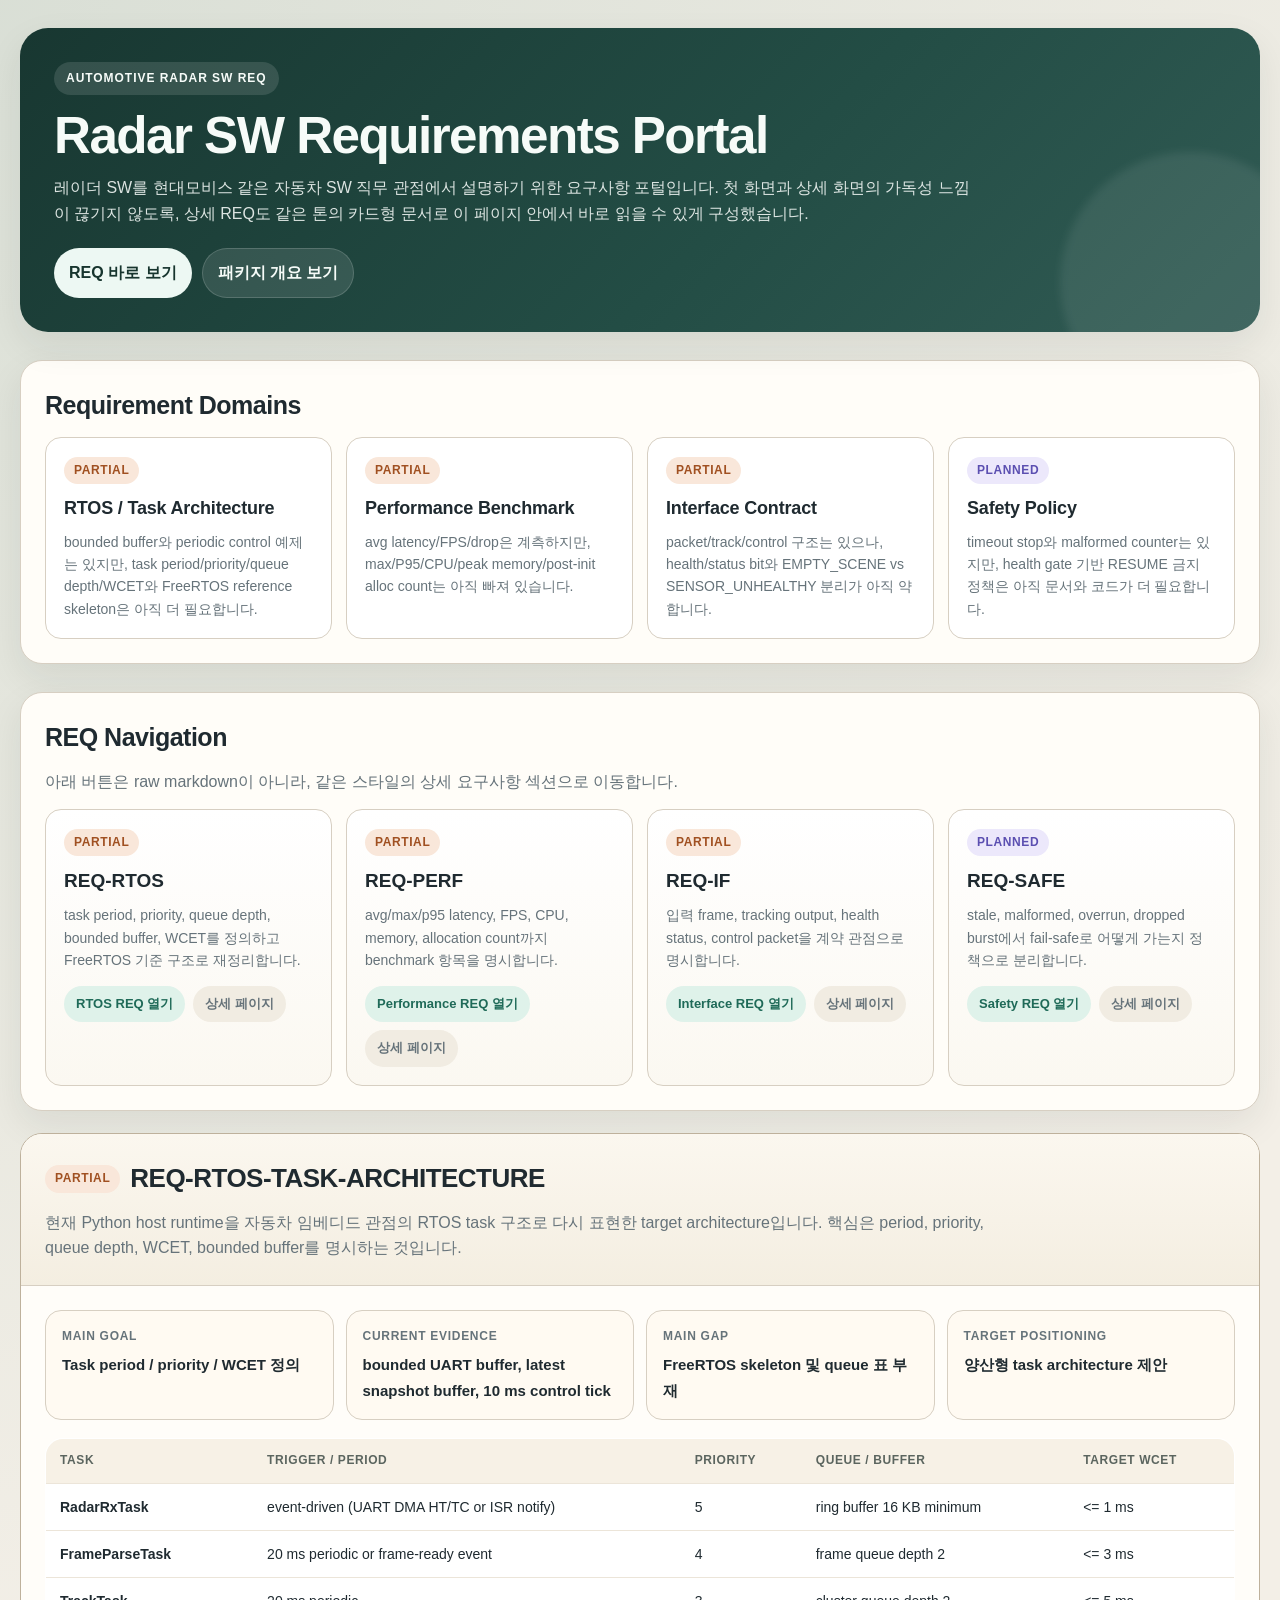
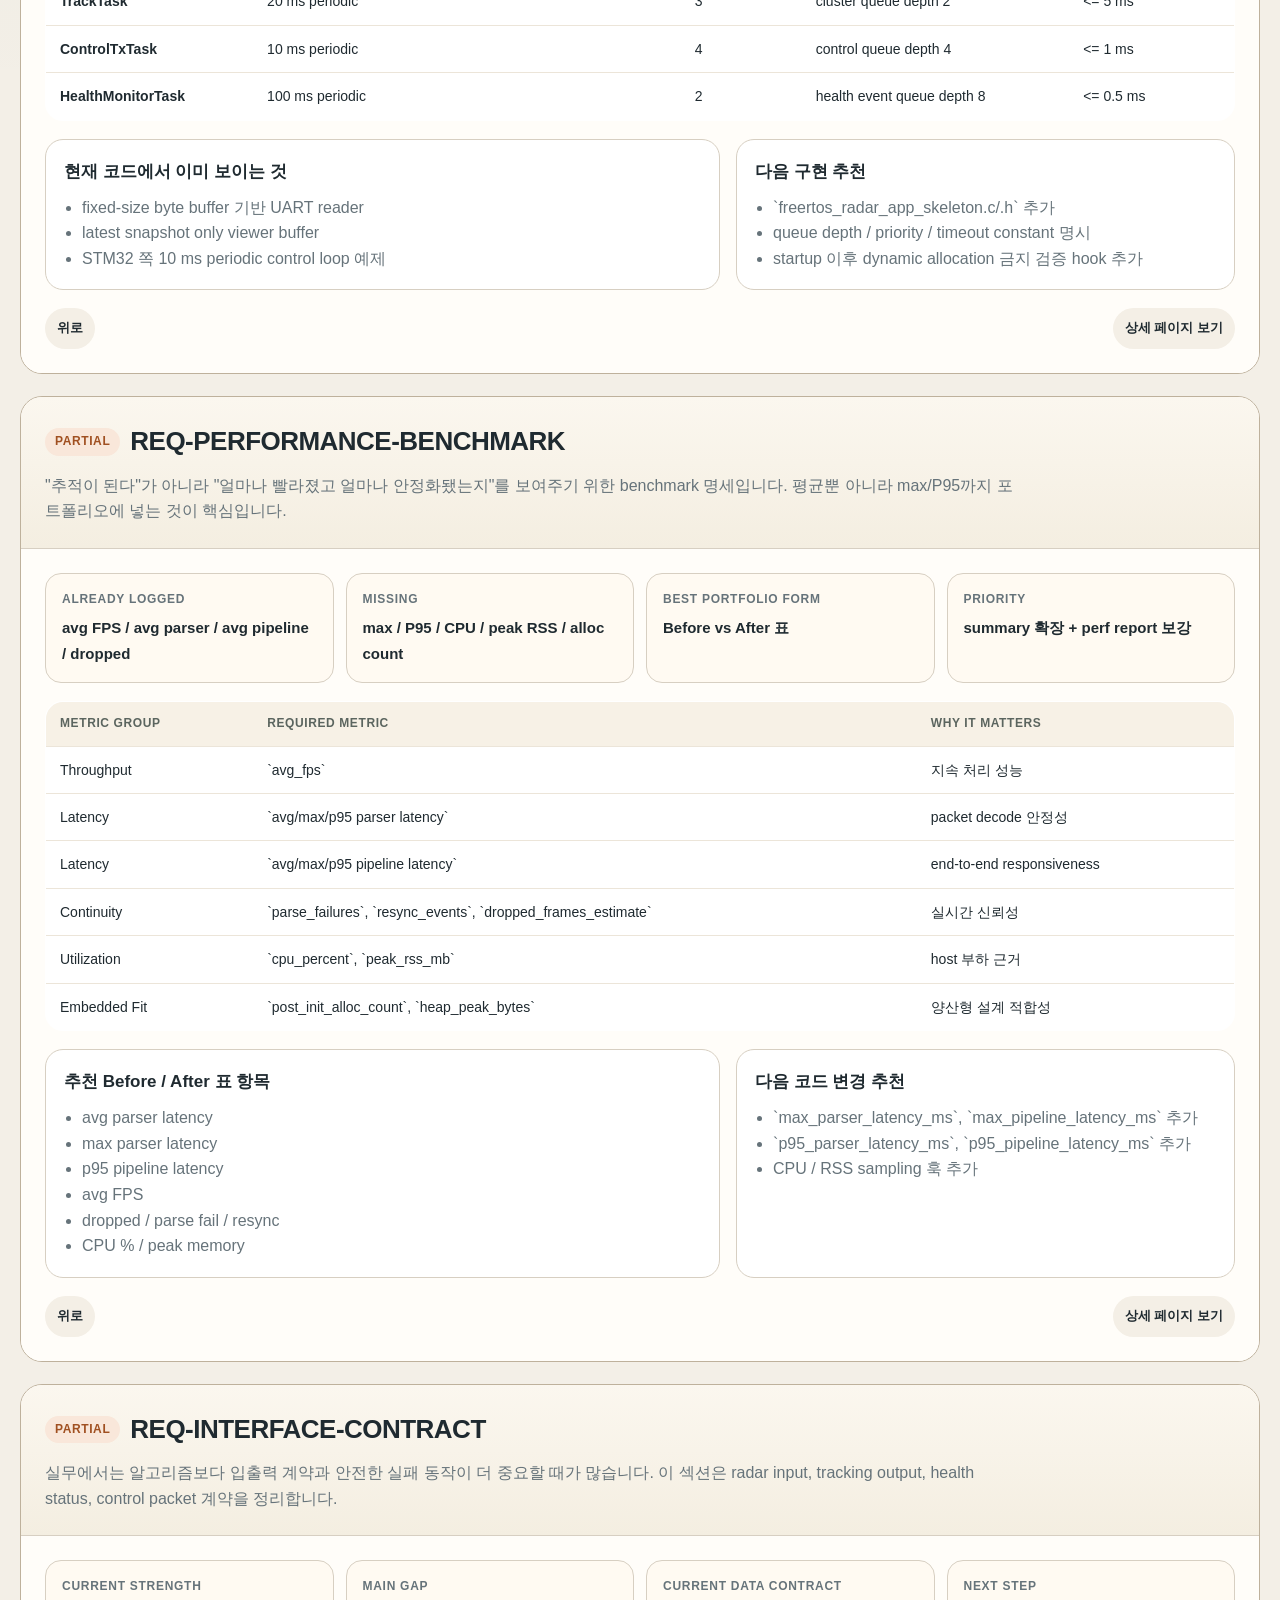
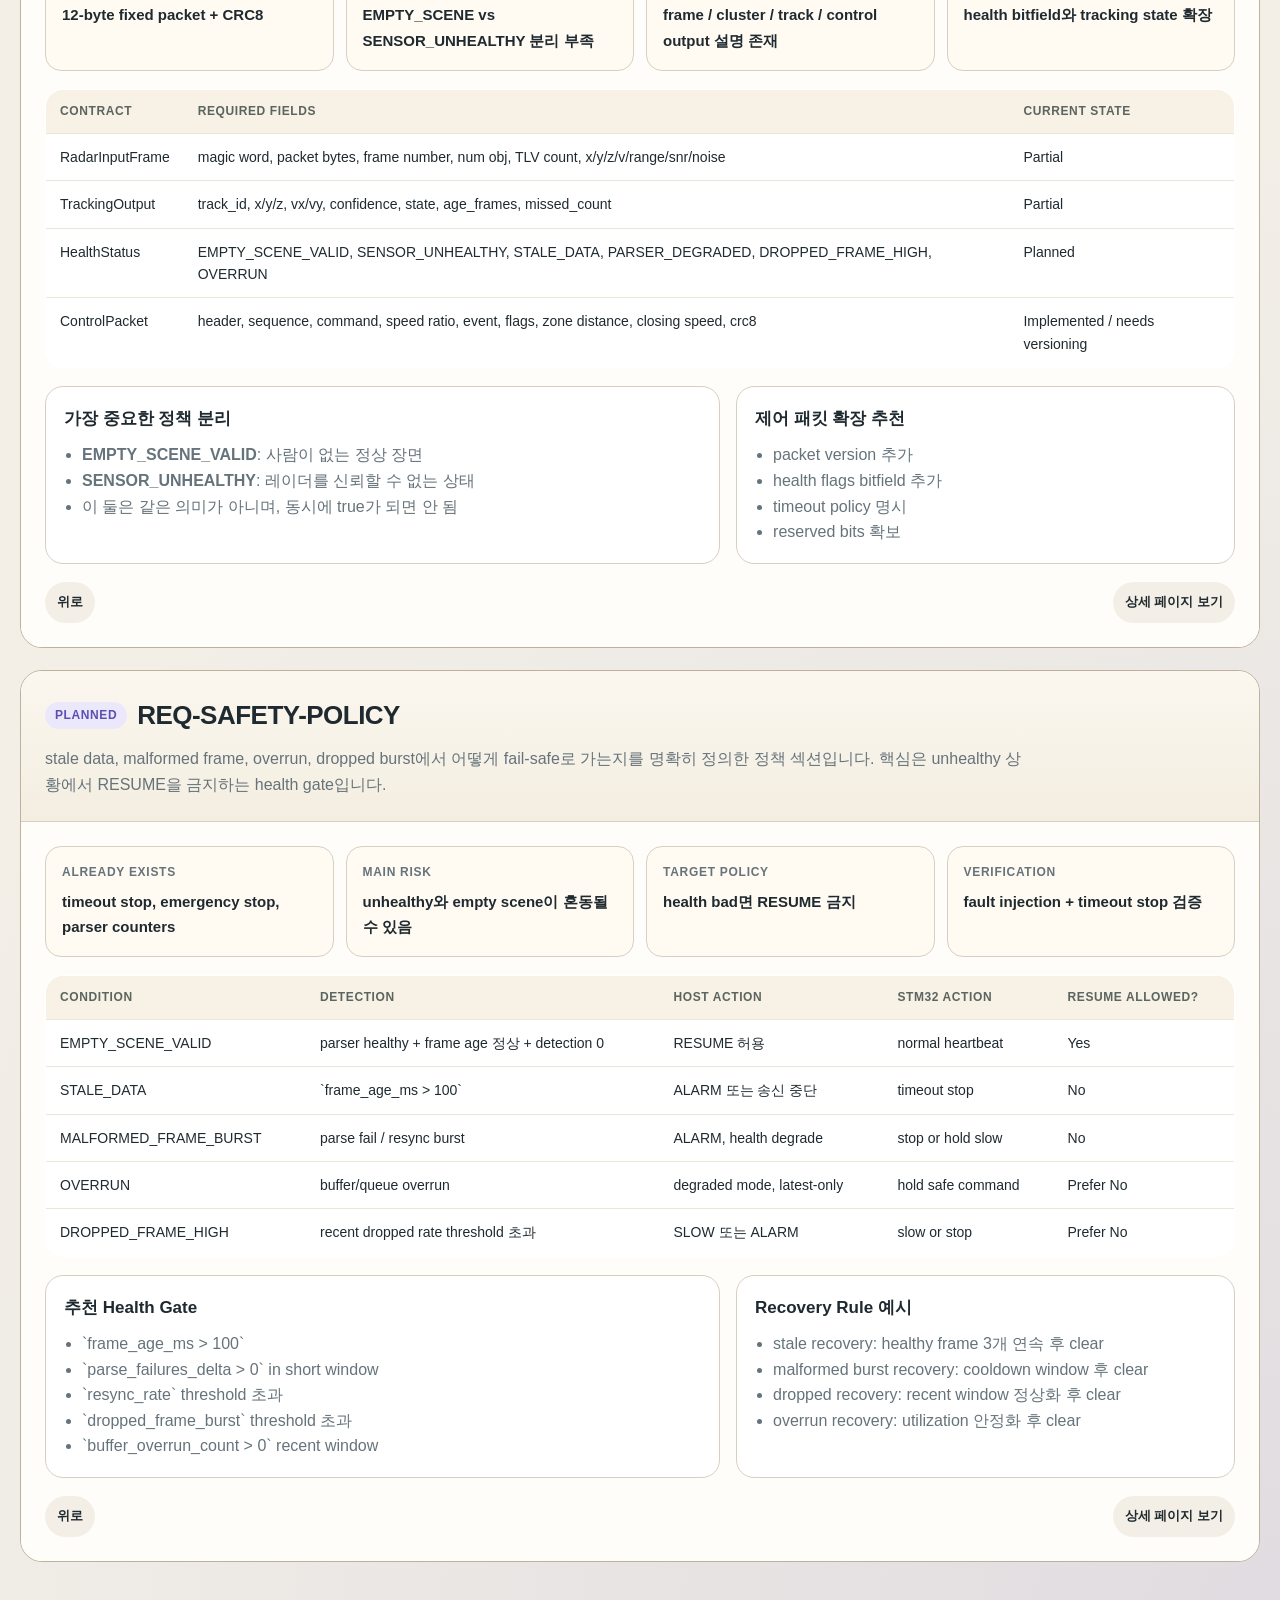
<file: docs/system_requirements/index.html>
<!DOCTYPE html>
<html lang="ko">
<head>
  <meta charset="utf-8">
  <meta name="viewport" content="width=device-width, initial-scale=1">
  <title>Radar SW Requirements Portal</title>
  <style>
    :root {
      --bg: #f3efe7;
      --panel: #fffdf8;
      --panel-strong: #fffaf2;
      --line: #d7cfc2;
      --line-strong: #beb19c;
      --text: #1f2a30;
      --muted: #66737a;
      --accent: #1f6a58;
      --accent-soft: #dff2ea;
      --warn: #a05021;
      --warn-soft: #f9e7da;
      --plan: #5b4fb1;
      --plan-soft: #ece8fb;
      --ink-soft: #edf4f7;
      --shadow: 0 14px 36px rgba(30, 37, 42, 0.08);
      --radius-xl: 28px;
      --radius-lg: 22px;
      --radius-md: 16px;
    }
    * { box-sizing: border-box; }
    html { scroll-behavior: smooth; }
    body {
      margin: 0;
      font-family: "Segoe UI", "Noto Sans KR", sans-serif;
      color: var(--text);
      background:
        radial-gradient(circle at top left, rgba(31,106,88,0.12), transparent 34%),
        radial-gradient(circle at bottom right, rgba(91,79,177,0.12), transparent 30%),
        var(--bg);
      line-height: 1.6;
    }
    .page {
      max-width: 1280px;
      margin: 0 auto;
      padding: 28px 20px 64px;
    }
    .hero {
      background: linear-gradient(135deg, #183731, #234d45 58%, #315b54);
      color: #f6fbf8;
      border-radius: var(--radius-xl);
      padding: 34px;
      box-shadow: var(--shadow);
      position: relative;
      overflow: hidden;
    }
    .hero::after {
      content: "";
      position: absolute;
      inset: auto -60px -80px auto;
      width: 260px;
      height: 260px;
      border-radius: 50%;
      background: rgba(255,255,255,0.08);
      filter: blur(4px);
    }
    .eyebrow {
      display: inline-block;
      padding: 7px 12px;
      border-radius: 999px;
      background: rgba(255,255,255,0.12);
      font-size: 12px;
      font-weight: 700;
      letter-spacing: 0.08em;
      text-transform: uppercase;
      margin-bottom: 14px;
    }
    .hero h1 {
      margin: 0 0 12px;
      font-size: clamp(30px, 4vw, 52px);
      line-height: 1.05;
      letter-spacing: -0.03em;
      position: relative;
      z-index: 1;
    }
    .hero p {
      margin: 0;
      max-width: 930px;
      color: rgba(246,251,248,0.88);
      font-size: 16px;
      position: relative;
      z-index: 1;
    }
    .hero-actions {
      display: flex;
      flex-wrap: wrap;
      gap: 10px;
      margin-top: 22px;
      position: relative;
      z-index: 1;
    }
    .button {
      display: inline-flex;
      align-items: center;
      gap: 8px;
      text-decoration: none;
      padding: 11px 15px;
      border-radius: 999px;
      font-weight: 700;
      transition: transform 0.15s ease, box-shadow 0.15s ease;
    }
    .button:hover {
      transform: translateY(-1px);
      box-shadow: 0 8px 18px rgba(18, 24, 28, 0.14);
    }
    .button-primary {
      background: #edf8f3;
      color: #17352e;
    }
    .button-secondary {
      background: rgba(255,255,255,0.11);
      color: #f6fbf8;
      border: 1px solid rgba(255,255,255,0.16);
    }
    .section {
      margin-top: 28px;
      background: var(--panel);
      border: 1px solid var(--line);
      border-radius: var(--radius-lg);
      padding: 24px;
      box-shadow: var(--shadow);
    }
    .section h2 {
      margin: 0 0 12px;
      font-size: 25px;
      letter-spacing: -0.02em;
    }
    .section p {
      margin: 0 0 14px;
      color: var(--muted);
    }
    .grid {
      display: grid;
      grid-template-columns: repeat(auto-fit, minmax(220px, 1fr));
      gap: 14px;
    }
    .card {
      border: 1px solid var(--line);
      border-radius: var(--radius-md);
      padding: 18px;
      background: #fff;
    }
    .card h3 {
      margin: 10px 0 8px;
      font-size: 18px;
      letter-spacing: -0.01em;
    }
    .card p {
      margin: 0;
      font-size: 14px;
    }
    .status {
      display: inline-flex;
      align-items: center;
      padding: 4px 10px;
      border-radius: 999px;
      font-size: 12px;
      font-weight: 800;
      text-transform: uppercase;
      letter-spacing: 0.05em;
    }
    .implemented { background: var(--accent-soft); color: var(--accent); }
    .partial { background: var(--warn-soft); color: var(--warn); }
    .planned { background: var(--plan-soft); color: var(--plan); }
    .nav-grid {
      display: grid;
      grid-template-columns: repeat(auto-fit, minmax(250px, 1fr));
      gap: 14px;
    }
    .nav-card {
      border: 1px solid var(--line);
      border-radius: var(--radius-md);
      padding: 18px;
      background: linear-gradient(180deg, #ffffff, #fbf8f1);
    }
    .nav-card h3 {
      margin: 10px 0 8px;
      font-size: 19px;
    }
    .nav-card p {
      margin: 0 0 14px;
      min-height: 64px;
      font-size: 14px;
    }
    .nav-actions {
      display: flex;
      flex-wrap: wrap;
      gap: 8px;
    }
    .nav-actions a {
      text-decoration: none;
      font-size: 13px;
      font-weight: 700;
      color: var(--accent);
      background: var(--accent-soft);
      padding: 8px 12px;
      border-radius: 999px;
    }
    .nav-actions a.secondary {
      color: var(--muted);
      background: #f1ece2;
    }
    .req-section {
      margin-top: 22px;
      border: 1px solid var(--line-strong);
      border-radius: 22px;
      overflow: hidden;
      background: #fff;
    }
    .req-header {
      padding: 24px;
      background: linear-gradient(180deg, #fbf7ef, #f4eee1);
      border-bottom: 1px solid var(--line);
    }
    .req-title-row {
      display: flex;
      flex-wrap: wrap;
      gap: 10px;
      align-items: center;
      margin-bottom: 10px;
    }
    .req-header h3 {
      margin: 0;
      font-size: 26px;
      letter-spacing: -0.02em;
    }
    .req-header p {
      margin: 0;
      color: var(--muted);
      max-width: 980px;
    }
    .req-body {
      padding: 24px;
      background: #fffdf9;
    }
    .meta-grid {
      display: grid;
      grid-template-columns: repeat(auto-fit, minmax(200px, 1fr));
      gap: 12px;
      margin-bottom: 18px;
    }
    .meta {
      padding: 16px;
      border: 1px solid var(--line);
      border-radius: 16px;
      background: var(--panel-strong);
    }
    .meta strong {
      display: block;
      margin-bottom: 6px;
      font-size: 12px;
      color: var(--muted);
      text-transform: uppercase;
      letter-spacing: 0.06em;
    }
    .meta span {
      font-size: 15px;
      font-weight: 700;
    }
    .subgrid {
      display: grid;
      grid-template-columns: 1.15fr 0.85fr;
      gap: 16px;
      margin-top: 18px;
    }
    .panel {
      border: 1px solid var(--line);
      border-radius: 18px;
      padding: 18px;
      background: #fff;
    }
    .panel h4 {
      margin: 0 0 10px;
      font-size: 17px;
    }
    .panel ul {
      margin: 0;
      padding-left: 18px;
      color: var(--muted);
    }
    table {
      width: 100%;
      border-collapse: collapse;
      border: 1px solid var(--line);
      border-radius: 18px;
      overflow: hidden;
      background: #fff;
    }
    th, td {
      padding: 12px 14px;
      border-bottom: 1px solid #ece5d9;
      vertical-align: top;
      text-align: left;
      font-size: 14px;
    }
    th {
      background: #f7f1e6;
      font-size: 12px;
      font-weight: 800;
      color: #5b655f;
      text-transform: uppercase;
      letter-spacing: 0.05em;
    }
    tr:last-child td { border-bottom: none; }
    .footer-links {
      display: flex;
      flex-wrap: wrap;
      gap: 10px;
      margin-top: 18px;
    }
    .footer-links a {
      text-decoration: none;
      color: var(--text);
      padding: 10px 12px;
      border-radius: 999px;
      background: #f4efe6;
      font-weight: 700;
      font-size: 13px;
    }
    .top-link {
      margin-left: auto;
    }
    @media (max-width: 980px) {
      .subgrid { grid-template-columns: 1fr; }
    }
  </style>
</head>
<body>
  <div class="page" id="top">
    <section class="hero">
      <div class="eyebrow">Automotive Radar SW REQ</div>
      <h1>Radar SW Requirements Portal</h1>
      <p>레이더 SW를 현대모비스 같은 자동차 SW 직무 관점에서 설명하기 위한 요구사항 포털입니다. 첫 화면과 상세 화면의 가독성 느낌이 끊기지 않도록, 상세 REQ도 같은 톤의 카드형 문서로 이 페이지 안에서 바로 읽을 수 있게 구성했습니다.</p>
      <div class="hero-actions">
        <a class="button button-primary" href="#req-navigation">REQ 바로 보기</a>
        <a class="button button-secondary" href="./package_overview.html">패키지 개요 보기</a>
      </div>
    </section>

    <section class="section">
      <h2>Requirement Domains</h2>
      <div class="grid">
        <article class="card"><span class="status partial">Partial</span><h3>RTOS / Task Architecture</h3><p>bounded buffer와 periodic control 예제는 있지만, task period/priority/queue depth/WCET와 FreeRTOS reference skeleton은 아직 더 필요합니다.</p></article>
        <article class="card"><span class="status partial">Partial</span><h3>Performance Benchmark</h3><p>avg latency/FPS/drop은 계측하지만, max/P95/CPU/peak memory/post-init alloc count는 아직 빠져 있습니다.</p></article>
        <article class="card"><span class="status partial">Partial</span><h3>Interface Contract</h3><p>packet/track/control 구조는 있으나, health/status bit와 EMPTY_SCENE vs SENSOR_UNHEALTHY 분리가 아직 약합니다.</p></article>
        <article class="card"><span class="status planned">Planned</span><h3>Safety Policy</h3><p>timeout stop와 malformed counter는 있지만, health gate 기반 RESUME 금지 정책은 아직 문서와 코드가 더 필요합니다.</p></article>
      </div>
    </section>

    <section class="section" id="req-navigation">
      <h2>REQ Navigation</h2>
      <p>아래 버튼은 raw markdown이 아니라, 같은 스타일의 상세 요구사항 섹션으로 이동합니다.</p>
      <div class="nav-grid">
        <article class="nav-card">
          <span class="status partial">Partial</span>
          <h3>REQ-RTOS</h3>
          <p>task period, priority, queue depth, bounded buffer, WCET를 정의하고 FreeRTOS 기준 구조로 재정리합니다.</p>
          <div class="nav-actions">
            <a href="#req-rtos">RTOS REQ 열기</a>
            <a class="secondary" href="./req_rtos_task_architecture.html">상세 페이지</a>
          </div>
        </article>
        <article class="nav-card">
          <span class="status partial">Partial</span>
          <h3>REQ-PERF</h3>
          <p>avg/max/p95 latency, FPS, CPU, memory, allocation count까지 benchmark 항목을 명시합니다.</p>
          <div class="nav-actions">
            <a href="#req-perf">Performance REQ 열기</a>
            <a class="secondary" href="./req_performance_benchmark.html">상세 페이지</a>
          </div>
        </article>
        <article class="nav-card">
          <span class="status partial">Partial</span>
          <h3>REQ-IF</h3>
          <p>입력 frame, tracking output, health status, control packet을 계약 관점으로 명시합니다.</p>
          <div class="nav-actions">
            <a href="#req-if">Interface REQ 열기</a>
            <a class="secondary" href="./req_interface_contract.html">상세 페이지</a>
          </div>
        </article>
        <article class="nav-card">
          <span class="status planned">Planned</span>
          <h3>REQ-SAFE</h3>
          <p>stale, malformed, overrun, dropped burst에서 fail-safe로 어떻게 가는지 정책으로 분리합니다.</p>
          <div class="nav-actions">
            <a href="#req-safe">Safety REQ 열기</a>
            <a class="secondary" href="./req_safety_policy.html">상세 페이지</a>
          </div>
        </article>
      </div>
    </section>

    <section class="req-section" id="req-rtos">
      <div class="req-header">
        <div class="req-title-row">
          <span class="status partial">Partial</span>
          <h3>REQ-RTOS-TASK-ARCHITECTURE</h3>
        </div>
        <p>현재 Python host runtime을 자동차 임베디드 관점의 RTOS task 구조로 다시 표현한 target architecture입니다. 핵심은 period, priority, queue depth, WCET, bounded buffer를 명시하는 것입니다.</p>
      </div>
      <div class="req-body">
        <div class="meta-grid">
          <div class="meta"><strong>Main Goal</strong><span>Task period / priority / WCET 정의</span></div>
          <div class="meta"><strong>Current Evidence</strong><span>bounded UART buffer, latest snapshot buffer, 10 ms control tick</span></div>
          <div class="meta"><strong>Main Gap</strong><span>FreeRTOS skeleton 및 queue 표 부재</span></div>
          <div class="meta"><strong>Target Positioning</strong><span>양산형 task architecture 제안</span></div>
        </div>
        <table>
          <thead><tr><th>Task</th><th>Trigger / Period</th><th>Priority</th><th>Queue / Buffer</th><th>Target WCET</th></tr></thead>
          <tbody>
            <tr><td><strong>RadarRxTask</strong></td><td>event-driven (UART DMA HT/TC or ISR notify)</td><td>5</td><td>ring buffer 16 KB minimum</td><td>&lt;= 1 ms</td></tr>
            <tr><td><strong>FrameParseTask</strong></td><td>20 ms periodic or frame-ready event</td><td>4</td><td>frame queue depth 2</td><td>&lt;= 3 ms</td></tr>
            <tr><td><strong>TrackTask</strong></td><td>20 ms periodic</td><td>3</td><td>cluster queue depth 2</td><td>&lt;= 5 ms</td></tr>
            <tr><td><strong>ControlTxTask</strong></td><td>10 ms periodic</td><td>4</td><td>control queue depth 4</td><td>&lt;= 1 ms</td></tr>
            <tr><td><strong>HealthMonitorTask</strong></td><td>100 ms periodic</td><td>2</td><td>health event queue depth 8</td><td>&lt;= 0.5 ms</td></tr>
          </tbody>
        </table>
        <div class="subgrid">
          <div class="panel">
            <h4>현재 코드에서 이미 보이는 것</h4>
            <ul>
              <li>fixed-size byte buffer 기반 UART reader</li>
              <li>latest snapshot only viewer buffer</li>
              <li>STM32 쪽 10 ms periodic control loop 예제</li>
            </ul>
          </div>
          <div class="panel">
            <h4>다음 구현 추천</h4>
            <ul>
              <li>`freertos_radar_app_skeleton.c/.h` 추가</li>
              <li>queue depth / priority / timeout constant 명시</li>
              <li>startup 이후 dynamic allocation 금지 검증 hook 추가</li>
            </ul>
          </div>
        </div>
        <div class="footer-links"><a href="#top">위로</a><a href="./req_rtos_task_architecture.html" class="top-link">상세 페이지 보기</a></div>
      </div>
    </section>

    <section class="req-section" id="req-perf">
      <div class="req-header">
        <div class="req-title-row">
          <span class="status partial">Partial</span>
          <h3>REQ-PERFORMANCE-BENCHMARK</h3>
        </div>
        <p>"추적이 된다"가 아니라 "얼마나 빨라졌고 얼마나 안정화됐는지"를 보여주기 위한 benchmark 명세입니다. 평균뿐 아니라 max/P95까지 포트폴리오에 넣는 것이 핵심입니다.</p>
      </div>
      <div class="req-body">
        <div class="meta-grid">
          <div class="meta"><strong>Already Logged</strong><span>avg FPS / avg parser / avg pipeline / dropped</span></div>
          <div class="meta"><strong>Missing</strong><span>max / P95 / CPU / peak RSS / alloc count</span></div>
          <div class="meta"><strong>Best Portfolio Form</strong><span>Before vs After 표</span></div>
          <div class="meta"><strong>Priority</strong><span>summary 확장 + perf report 보강</span></div>
        </div>
        <table>
          <thead><tr><th>Metric Group</th><th>Required Metric</th><th>Why It Matters</th></tr></thead>
          <tbody>
            <tr><td>Throughput</td><td>`avg_fps`</td><td>지속 처리 성능</td></tr>
            <tr><td>Latency</td><td>`avg/max/p95 parser latency`</td><td>packet decode 안정성</td></tr>
            <tr><td>Latency</td><td>`avg/max/p95 pipeline latency`</td><td>end-to-end responsiveness</td></tr>
            <tr><td>Continuity</td><td>`parse_failures`, `resync_events`, `dropped_frames_estimate`</td><td>실시간 신뢰성</td></tr>
            <tr><td>Utilization</td><td>`cpu_percent`, `peak_rss_mb`</td><td>host 부하 근거</td></tr>
            <tr><td>Embedded Fit</td><td>`post_init_alloc_count`, `heap_peak_bytes`</td><td>양산형 설계 적합성</td></tr>
          </tbody>
        </table>
        <div class="subgrid">
          <div class="panel">
            <h4>추천 Before / After 표 항목</h4>
            <ul>
              <li>avg parser latency</li>
              <li>max parser latency</li>
              <li>p95 pipeline latency</li>
              <li>avg FPS</li>
              <li>dropped / parse fail / resync</li>
              <li>CPU % / peak memory</li>
            </ul>
          </div>
          <div class="panel">
            <h4>다음 코드 변경 추천</h4>
            <ul>
              <li>`max_parser_latency_ms`, `max_pipeline_latency_ms` 추가</li>
              <li>`p95_parser_latency_ms`, `p95_pipeline_latency_ms` 추가</li>
              <li>CPU / RSS sampling 훅 추가</li>
            </ul>
          </div>
        </div>
        <div class="footer-links"><a href="#top">위로</a><a href="./req_performance_benchmark.html" class="top-link">상세 페이지 보기</a></div>
      </div>
    </section>

    <section class="req-section" id="req-if">
      <div class="req-header">
        <div class="req-title-row">
          <span class="status partial">Partial</span>
          <h3>REQ-INTERFACE-CONTRACT</h3>
        </div>
        <p>실무에서는 알고리즘보다 입출력 계약과 안전한 실패 동작이 더 중요할 때가 많습니다. 이 섹션은 radar input, tracking output, health status, control packet 계약을 정리합니다.</p>
      </div>
      <div class="req-body">
        <div class="meta-grid">
          <div class="meta"><strong>Current Strength</strong><span>12-byte fixed packet + CRC8</span></div>
          <div class="meta"><strong>Main Gap</strong><span>EMPTY_SCENE vs SENSOR_UNHEALTHY 분리 부족</span></div>
          <div class="meta"><strong>Current Data Contract</strong><span>frame / cluster / track / control output 설명 존재</span></div>
          <div class="meta"><strong>Next Step</strong><span>health bitfield와 tracking state 확장</span></div>
        </div>
        <table>
          <thead><tr><th>Contract</th><th>Required Fields</th><th>Current State</th></tr></thead>
          <tbody>
            <tr><td>RadarInputFrame</td><td>magic word, packet bytes, frame number, num obj, TLV count, x/y/z/v/range/snr/noise</td><td>Partial</td></tr>
            <tr><td>TrackingOutput</td><td>track_id, x/y/z, vx/vy, confidence, state, age_frames, missed_count</td><td>Partial</td></tr>
            <tr><td>HealthStatus</td><td>EMPTY_SCENE_VALID, SENSOR_UNHEALTHY, STALE_DATA, PARSER_DEGRADED, DROPPED_FRAME_HIGH, OVERRUN</td><td>Planned</td></tr>
            <tr><td>ControlPacket</td><td>header, sequence, command, speed ratio, event, flags, zone distance, closing speed, crc8</td><td>Implemented / needs versioning</td></tr>
          </tbody>
        </table>
        <div class="subgrid">
          <div class="panel">
            <h4>가장 중요한 정책 분리</h4>
            <ul>
              <li><strong>EMPTY_SCENE_VALID</strong>: 사람이 없는 정상 장면</li>
              <li><strong>SENSOR_UNHEALTHY</strong>: 레이더를 신뢰할 수 없는 상태</li>
              <li>이 둘은 같은 의미가 아니며, 동시에 true가 되면 안 됨</li>
            </ul>
          </div>
          <div class="panel">
            <h4>제어 패킷 확장 추천</h4>
            <ul>
              <li>packet version 추가</li>
              <li>health flags bitfield 추가</li>
              <li>timeout policy 명시</li>
              <li>reserved bits 확보</li>
            </ul>
          </div>
        </div>
        <div class="footer-links"><a href="#top">위로</a><a href="./req_interface_contract.html" class="top-link">상세 페이지 보기</a></div>
      </div>
    </section>

    <section class="req-section" id="req-safe">
      <div class="req-header">
        <div class="req-title-row">
          <span class="status planned">Planned</span>
          <h3>REQ-SAFETY-POLICY</h3>
        </div>
        <p>stale data, malformed frame, overrun, dropped burst에서 어떻게 fail-safe로 가는지를 명확히 정의한 정책 섹션입니다. 핵심은 unhealthy 상황에서 RESUME을 금지하는 health gate입니다.</p>
      </div>
      <div class="req-body">
        <div class="meta-grid">
          <div class="meta"><strong>Already Exists</strong><span>timeout stop, emergency stop, parser counters</span></div>
          <div class="meta"><strong>Main Risk</strong><span>unhealthy와 empty scene이 혼동될 수 있음</span></div>
          <div class="meta"><strong>Target Policy</strong><span>health bad면 RESUME 금지</span></div>
          <div class="meta"><strong>Verification</strong><span>fault injection + timeout stop 검증</span></div>
        </div>
        <table>
          <thead><tr><th>Condition</th><th>Detection</th><th>Host Action</th><th>STM32 Action</th><th>Resume Allowed?</th></tr></thead>
          <tbody>
            <tr><td>EMPTY_SCENE_VALID</td><td>parser healthy + frame age 정상 + detection 0</td><td>RESUME 허용</td><td>normal heartbeat</td><td>Yes</td></tr>
            <tr><td>STALE_DATA</td><td>`frame_age_ms > 100`</td><td>ALARM 또는 송신 중단</td><td>timeout stop</td><td>No</td></tr>
            <tr><td>MALFORMED_FRAME_BURST</td><td>parse fail / resync burst</td><td>ALARM, health degrade</td><td>stop or hold slow</td><td>No</td></tr>
            <tr><td>OVERRUN</td><td>buffer/queue overrun</td><td>degraded mode, latest-only</td><td>hold safe command</td><td>Prefer No</td></tr>
            <tr><td>DROPPED_FRAME_HIGH</td><td>recent dropped rate threshold 초과</td><td>SLOW 또는 ALARM</td><td>slow or stop</td><td>Prefer No</td></tr>
          </tbody>
        </table>
        <div class="subgrid">
          <div class="panel">
            <h4>추천 Health Gate</h4>
            <ul>
              <li>`frame_age_ms > 100`</li>
              <li>`parse_failures_delta > 0` in short window</li>
              <li>`resync_rate` threshold 초과</li>
              <li>`dropped_frame_burst` threshold 초과</li>
              <li>`buffer_overrun_count > 0` recent window</li>
            </ul>
          </div>
          <div class="panel">
            <h4>Recovery Rule 예시</h4>
            <ul>
              <li>stale recovery: healthy frame 3개 연속 후 clear</li>
              <li>malformed burst recovery: cooldown window 후 clear</li>
              <li>dropped recovery: recent window 정상화 후 clear</li>
              <li>overrun recovery: utilization 안정화 후 clear</li>
            </ul>
          </div>
        </div>
        <div class="footer-links"><a href="#top">위로</a><a href="./req_safety_policy.html" class="top-link">상세 페이지 보기</a></div>
      </div>
    </section>
  </div>
</body>
</html>
</file>
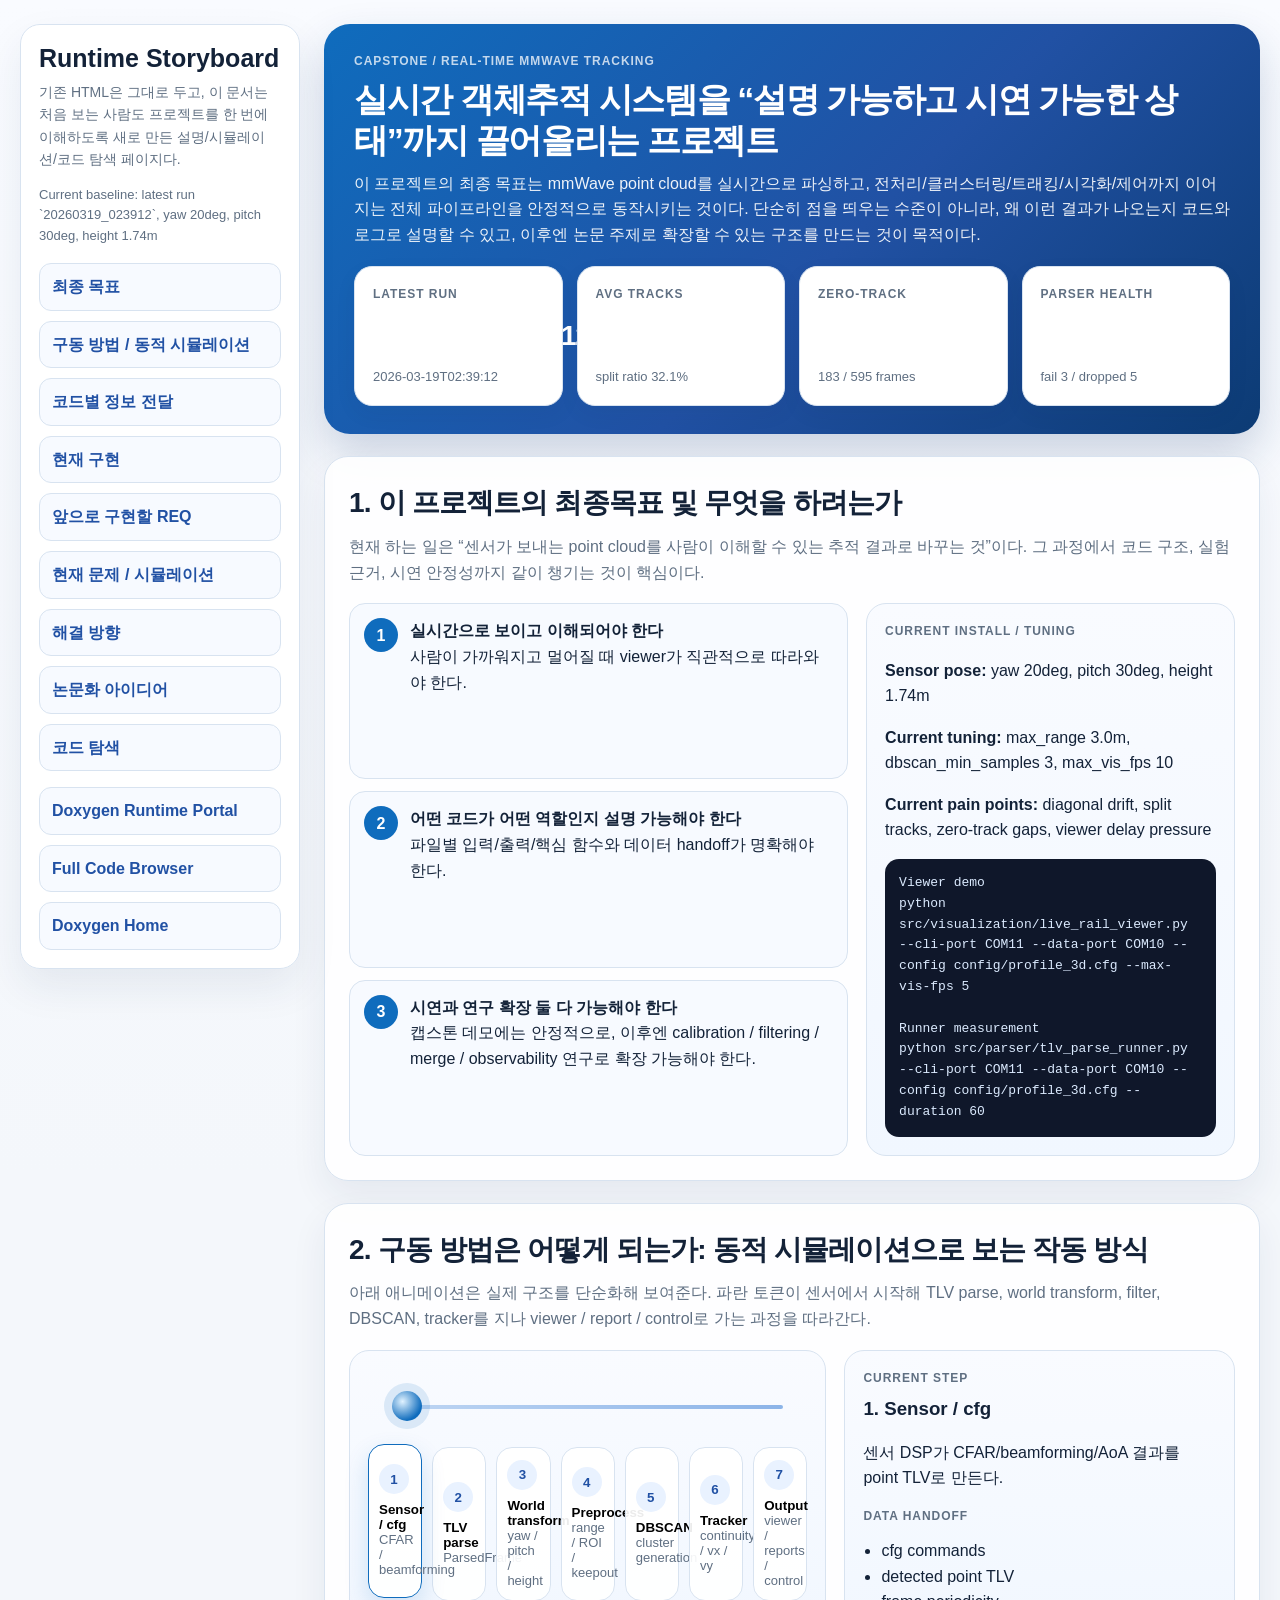
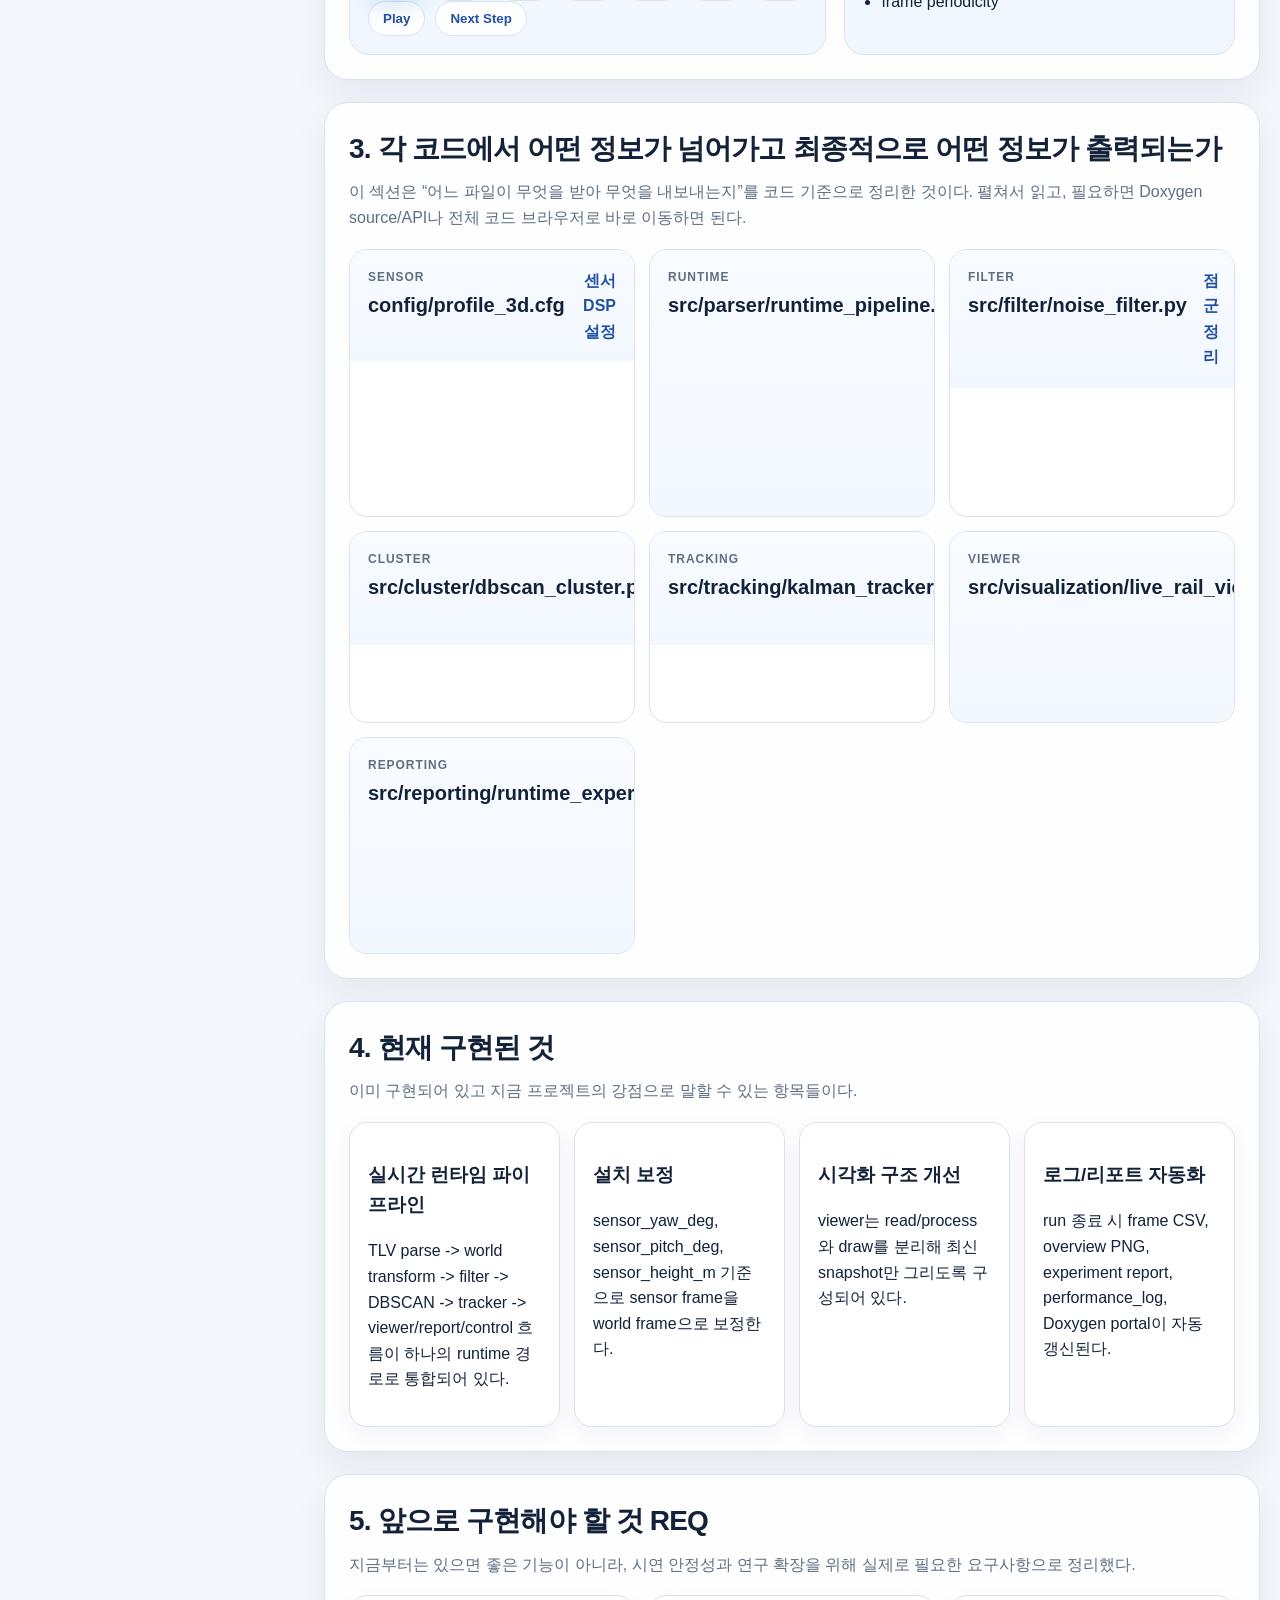
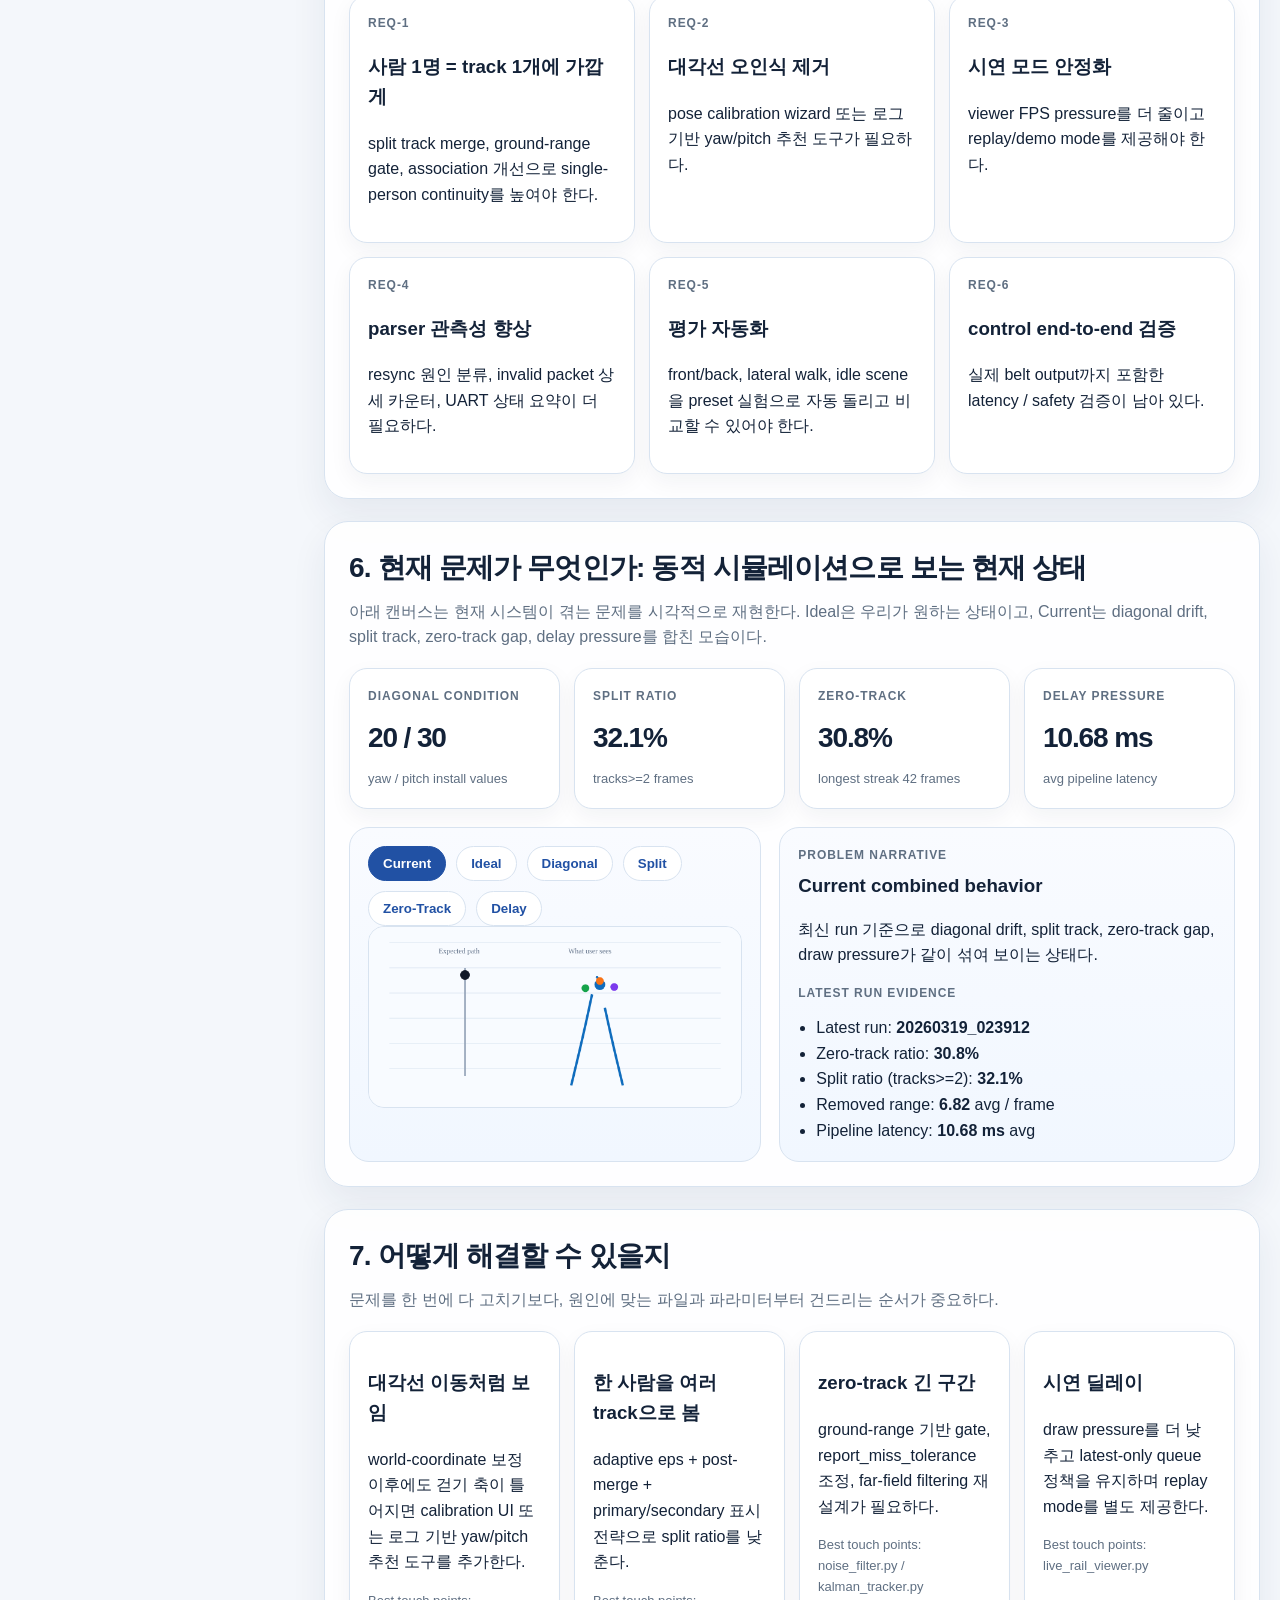
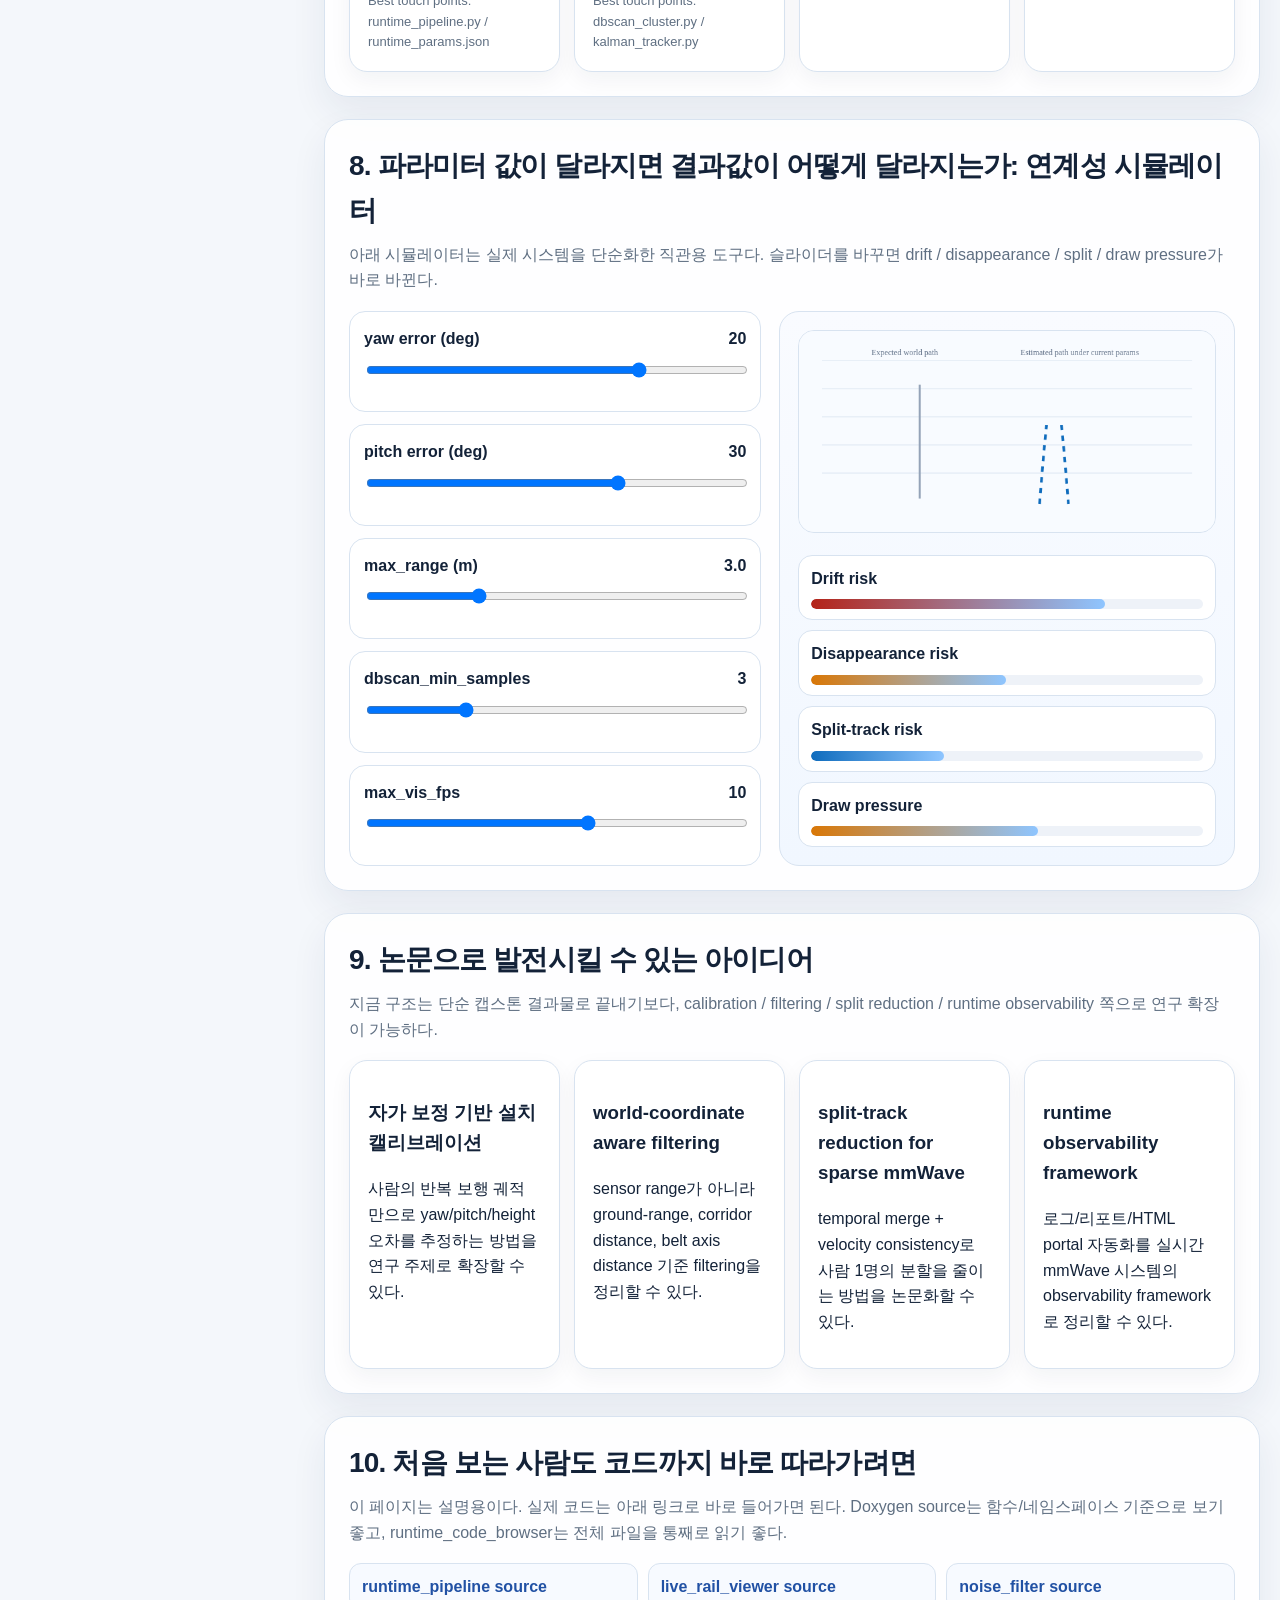
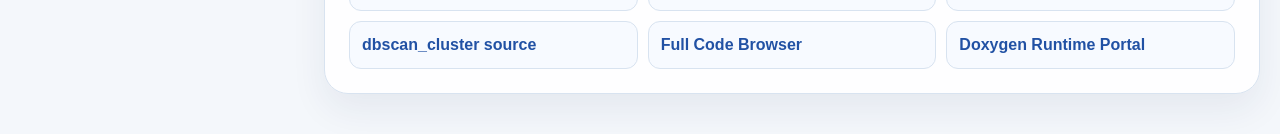
<file: docs/runtime_storyboard.html>
<!DOCTYPE html>
<html lang="ko">
<head>
  <meta charset="utf-8" />
  <meta http-equiv="X-UA-Compatible" content="IE=edge" />
  <meta name="viewport" content="width=device-width, initial-scale=1" />
  <title>Runtime Storyboard</title>
  <style>
    :root{--bg:#f4f7fb;--panel:#fff;--line:#d8e3f0;--text:#132238;--muted:#5f6f82;--brand:#0f6cbd;--brand2:#2151a4;--code:#0f172a;--codeText:#dbeafe}
    *{box-sizing:border-box} body{margin:0;font-family:"Segoe UI","Malgun Gothic",sans-serif;background:linear-gradient(180deg,#f9fbff 0%,var(--bg) 18%,var(--bg) 100%);color:var(--text);line-height:1.6}
    a{color:var(--brand2);text-decoration:none} a:hover{text-decoration:underline}
    .wrap{display:grid;grid-template-columns:280px minmax(0,1fr);gap:24px;width:min(1460px,calc(100vw - 40px));margin:0 auto;padding:24px 0 40px}
    .side{position:sticky;top:18px;align-self:start;background:rgba(255,255,255,.92);border:1px solid var(--line);border-radius:20px;padding:18px;box-shadow:0 18px 40px rgba(22,50,90,.08)}
    .side h1{margin:0 0 8px;font-size:25px;line-height:1.2}
    .side p{margin:0 0 14px;color:var(--muted);font-size:14px}
    .side nav,.quick{display:grid;gap:10px;margin-top:16px}
    .side nav a,.quick a{display:block;padding:10px 12px;border-radius:12px;background:#f7faff;border:1px solid var(--line);font-weight:700}
    .main{display:grid;gap:22px}
    .hero{background:linear-gradient(135deg,#0f6cbd 0%,#2151a4 55%,#0c3b74 100%);color:#fff;border-radius:26px;padding:28px 30px;box-shadow:0 20px 44px rgba(18,56,108,.2)}
    .eyebrow{font-size:12px;font-weight:800;text-transform:uppercase;letter-spacing:.08em;color:var(--muted)}
    .hero .eyebrow{color:rgba(255,255,255,.75)}
    .hero h2{margin:8px 0 10px;font-size:34px;line-height:1.2;letter-spacing:-.04em}
    .hero p{margin:0;max-width:940px;color:rgba(255,255,255,.92)}
    .section{background:rgba(255,255,255,.9);border:1px solid var(--line);border-radius:24px;padding:24px;box-shadow:0 16px 36px rgba(24,46,88,.07)}
    .section h2{margin:0 0 8px;font-size:28px;letter-spacing:-.03em}
    .lead{margin:0 0 18px;color:var(--muted);max-width:980px}
    .grid4,.metrics,.implemented,.ideas,.solutions{display:grid;grid-template-columns:repeat(4,minmax(0,1fr));gap:14px}
    .grid3,.reqs{display:grid;grid-template-columns:repeat(3,minmax(0,1fr));gap:14px}
    .card,.metric,.req,.idea,.solution{background:var(--panel);border:1px solid var(--line);border-radius:18px;padding:18px;box-shadow:0 8px 22px rgba(20,36,60,.05)}
    .metric .label,.moduleTag,.reqId{font-size:12px;text-transform:uppercase;font-weight:800;letter-spacing:.08em;color:var(--muted)}
    .metric .value{margin-top:10px;font-size:28px;font-weight:800;letter-spacing:-.04em}
    .metric .sub,.mini{margin-top:8px;font-size:13px;color:var(--muted)}
    .goal{display:grid;grid-template-columns:1.15fr .85fr;gap:18px}
    .goalList{display:grid;gap:12px}
    .goalItem{display:flex;gap:12px;padding:14px;background:#f7faff;border:1px solid var(--line);border-radius:16px}
    .badge{width:34px;height:34px;border-radius:999px;background:var(--brand);color:#fff;display:flex;align-items:center;justify-content:center;font-weight:800;flex:0 0 auto}
    .callout,.flowStage,.simPanel{background:linear-gradient(180deg,#f9fbff,#f1f7ff);border:1px solid var(--line);border-radius:20px;padding:18px}
    .cmd{margin-top:12px;background:var(--code);color:var(--codeText);border-radius:14px;padding:14px;font-family:Consolas,"Courier New",monospace;font-size:13px;white-space:pre-wrap;overflow:auto}
    .flow{display:grid;grid-template-columns:1.1fr .9fr;gap:18px}
    .flowCards{display:grid;grid-template-columns:repeat(7,minmax(0,1fr));gap:10px;position:relative}
    .flowCard{border:1px solid var(--line);background:rgba(255,255,255,.92);border-radius:16px;padding:12px 10px;cursor:pointer;text-align:left;min-height:126px;transition:.15s ease}
    .flowCard.active{border-color:var(--brand);box-shadow:0 10px 24px rgba(15,108,189,.16);transform:translateY(-3px)}
    .flowIndex{display:inline-flex;width:30px;height:30px;border-radius:999px;background:#e9f2ff;align-items:center;justify-content:center;font-weight:800;color:var(--brand2);margin-bottom:8px}
    .flowLine{position:relative;height:58px;margin:8px 0 12px}.flowTrack{position:absolute;left:24px;right:24px;top:28px;height:4px;background:linear-gradient(90deg,#bfd6f3,#8cb4e8);border-radius:999px}.flowToken{position:absolute;left:24px;top:14px;width:30px;height:30px;border-radius:999px;background:radial-gradient(circle at 35% 35%,#e0f2ff,#0f6cbd 70%);box-shadow:0 0 0 8px rgba(15,108,189,.12);transition:left .45s ease,transform .45s ease}
    .btns,.problemBtns,.links{display:flex;gap:10px;flex-wrap:wrap}
    .btns button,.problemBtns button{border:1px solid var(--line);background:#fff;color:var(--brand2);padding:9px 14px;border-radius:999px;font-weight:700;cursor:pointer}
    .problemBtns button.active{background:var(--brand2);color:#fff;border-color:var(--brand2)}
    .module{background:var(--panel);border:1px solid var(--line);border-radius:18px;overflow:hidden}
    .module summary{list-style:none;display:flex;justify-content:space-between;gap:16px;padding:18px;cursor:pointer;background:linear-gradient(180deg,#f8fbff,#f3f8ff)}
    .module summary::-webkit-details-marker{display:none}
    .moduleTitle{margin-top:6px;font-size:20px;font-weight:800;line-height:1.25}
    .moduleRole{color:var(--brand2);font-weight:700;text-align:right;max-width:280px}
    .moduleBody{padding:18px}
    .moduleIO{display:grid;grid-template-columns:repeat(4,minmax(0,1fr));gap:12px;margin-bottom:14px}
    .chip{display:inline-flex;margin:4px 6px 0 0;padding:6px 10px;border-radius:999px;border:1px solid var(--line);font-size:12px;font-weight:700;background:#f8fbff}
    .in{background:#eef8f1}.out{background:#fff4ea}.fn{background:#edf4ff}.var{background:#f9f0ff}
    pre{margin:0;background:var(--code);color:var(--codeText);border-radius:16px;padding:16px;font-size:12px;line-height:1.5;overflow:auto;font-family:Consolas,"Courier New",monospace}
    .problem,.param{display:grid;grid-template-columns:.95fr 1.05fr;gap:18px}
    canvas{width:100%;max-width:100%;border-radius:16px;background:linear-gradient(180deg,#f9fbff,#f1f7ff);border:1px solid var(--line)}
    .paramPanel{display:grid;gap:12px}
    .slider{background:#fff;border:1px solid var(--line);border-radius:16px;padding:14px}
    .sliderRow{display:grid;grid-template-columns:1fr auto;gap:8px;align-items:center;margin-bottom:8px;font-weight:700}
    .slider input[type="range"]{width:100%}
    .bars{display:grid;gap:10px;margin-top:14px}
    .bar{background:#fff;border:1px solid var(--line);border-radius:14px;padding:10px 12px}
    .track{height:10px;background:#eef2f8;border-radius:999px;overflow:hidden;margin-top:8px}
    .fill{height:100%;width:0%;border-radius:999px;transition:.2s ease}
    @media (max-width:1200px){.wrap,.goal,.flow,.problem,.param{grid-template-columns:1fr}.side{position:static}.grid4,.metrics,.implemented,.ideas,.solutions,.grid3,.reqs,.flowCards,.moduleIO{grid-template-columns:repeat(2,minmax(0,1fr))}}
    @media (max-width:760px){.grid4,.metrics,.implemented,.ideas,.solutions,.grid3,.reqs,.flowCards,.moduleIO{grid-template-columns:1fr}.hero h2{font-size:28px}.section,.hero{padding:18px}}
  </style>
</head>
<body>
  <div class="wrap">
    <aside class="side">
      <h1>Runtime Storyboard</h1>
      <p>기존 HTML은 그대로 두고, 이 문서는 처음 보는 사람도 프로젝트를 한 번에 이해하도록 새로 만든 설명/시뮬레이션/코드 탐색 페이지다.</p>
      <div class="mini">Current baseline: latest run `20260319_023912`, yaw 20deg, pitch 30deg, height 1.74m</div>
      <nav>
        <a href="#goal">최종 목표</a>
        <a href="#flow">구동 방법 / 동적 시뮬레이션</a>
        <a href="#handoff">코드별 정보 전달</a>
        <a href="#implemented">현재 구현</a>
        <a href="#req">앞으로 구현할 REQ</a>
        <a href="#problems">현재 문제 / 시뮬레이션</a>
        <a href="#solutions">해결 방향</a>
        <a href="#ideas">논문화 아이디어</a>
        <a href="#code">코드 탐색</a>
      </nav>
      <div class="quick">
        <a href="./doxygen/html/runtime_portal.html">Doxygen Runtime Portal</a>
        <a href="./runtime_code_browser.html">Full Code Browser</a>
        <a href="./doxygen/html/index.html">Doxygen Home</a>
      </div>
    </aside>

    <main class="main">
      <section class="hero">
        <div class="eyebrow">Capstone / Real-Time mmWave Tracking</div>
        <h2>실시간 객체추적 시스템을 “설명 가능하고 시연 가능한 상태”까지 끌어올리는 프로젝트</h2>
        <p>이 프로젝트의 최종 목표는 mmWave point cloud를 실시간으로 파싱하고, 전처리/클러스터링/트래킹/시각화/제어까지 이어지는 전체 파이프라인을 안정적으로 동작시키는 것이다. 단순히 점을 띄우는 수준이 아니라, 왜 이런 결과가 나오는지 코드와 로그로 설명할 수 있고, 이후엔 논문 주제로 확장할 수 있는 구조를 만드는 것이 목적이다.</p>
        <div class="metrics" style="margin-top:18px">
          <article class="metric"><div class="label">Latest Run</div><div class="value">20260319_023912</div><div class="sub">2026-03-19T02:39:12</div></article>
          <article class="metric"><div class="label">Avg Tracks</div><div class="value">1.11</div><div class="sub">split ratio 32.1%</div></article>
          <article class="metric"><div class="label">Zero-Track</div><div class="value">30.8%</div><div class="sub">183 / 595 frames</div></article>
          <article class="metric"><div class="label">Parser Health</div><div class="value">resync 25</div><div class="sub">fail 3 / dropped 5</div></article>
        </div>
      </section>

      <section class="section" id="goal">
        <h2>1. 이 프로젝트의 최종목표 및 무엇을 하려는가</h2>
        <p class="lead">현재 하는 일은 “센서가 보내는 point cloud를 사람이 이해할 수 있는 추적 결과로 바꾸는 것”이다. 그 과정에서 코드 구조, 실험 근거, 시연 안정성까지 같이 챙기는 것이 핵심이다.</p>
        <div class="goal">
          <div class="goalList">
            <div class="goalItem"><div class="badge">1</div><div><strong>실시간으로 보이고 이해되어야 한다</strong><br/>사람이 가까워지고 멀어질 때 viewer가 직관적으로 따라와야 한다.</div></div>
            <div class="goalItem"><div class="badge">2</div><div><strong>어떤 코드가 어떤 역할인지 설명 가능해야 한다</strong><br/>파일별 입력/출력/핵심 함수와 데이터 handoff가 명확해야 한다.</div></div>
            <div class="goalItem"><div class="badge">3</div><div><strong>시연과 연구 확장 둘 다 가능해야 한다</strong><br/>캡스톤 데모에는 안정적으로, 이후엔 calibration / filtering / merge / observability 연구로 확장 가능해야 한다.</div></div>
          </div>
          <div class="callout">
            <div class="eyebrow">Current Install / Tuning</div>
            <p><strong>Sensor pose:</strong> yaw 20deg, pitch 30deg, height 1.74m</p>
            <p><strong>Current tuning:</strong> max_range 3.0m, dbscan_min_samples 3, max_vis_fps 10</p>
            <p><strong>Current pain points:</strong> diagonal drift, split tracks, zero-track gaps, viewer delay pressure</p>
            <div class="cmd">Viewer demo
python src/visualization/live_rail_viewer.py --cli-port COM11 --data-port COM10 --config config/profile_3d.cfg --max-vis-fps 5

Runner measurement
python src/parser/tlv_parse_runner.py --cli-port COM11 --data-port COM10 --config config/profile_3d.cfg --duration 60</div>
          </div>
        </div>
      </section>

      <section class="section" id="flow">
        <h2>2. 구동 방법은 어떻게 되는가: 동적 시뮬레이션으로 보는 작동 방식</h2>
        <p class="lead">아래 애니메이션은 실제 구조를 단순화해 보여준다. 파란 토큰이 센서에서 시작해 TLV parse, world transform, filter, DBSCAN, tracker를 지나 viewer / report / control로 가는 과정을 따라간다.</p>
        <div class="flow">
          <div class="flowStage">
            <div class="flowLine"><div class="flowTrack"></div><div class="flowToken" id="flowToken"></div></div>
            <div class="flowCards">
              <button type="button" class="flowCard" data-step="0"><span class="flowIndex">1</span><strong>Sensor / cfg</strong><br/><span class="mini">CFAR / beamforming</span></button>
              <button type="button" class="flowCard" data-step="1"><span class="flowIndex">2</span><strong>TLV parse</strong><br/><span class="mini">ParsedFrame</span></button>
              <button type="button" class="flowCard" data-step="2"><span class="flowIndex">3</span><strong>World transform</strong><br/><span class="mini">yaw / pitch / height</span></button>
              <button type="button" class="flowCard" data-step="3"><span class="flowIndex">4</span><strong>Preprocess</strong><br/><span class="mini">range / ROI / keepout</span></button>
              <button type="button" class="flowCard" data-step="4"><span class="flowIndex">5</span><strong>DBSCAN</strong><br/><span class="mini">cluster generation</span></button>
              <button type="button" class="flowCard" data-step="5"><span class="flowIndex">6</span><strong>Tracker</strong><br/><span class="mini">continuity / vx / vy</span></button>
              <button type="button" class="flowCard" data-step="6"><span class="flowIndex">7</span><strong>Output</strong><br/><span class="mini">viewer / reports / control</span></button>
            </div>
            <div class="btns">
              <button type="button" id="flowPlay">Play</button>
              <button type="button" id="flowNext">Next Step</button>
            </div>
          </div>
          <div class="simPanel">
            <div class="eyebrow">Current Step</div>
            <h3 id="flowTitle" style="margin:6px 0 8px">-</h3>
            <p id="flowDesc">-</p>
            <div class="eyebrow" style="margin-top:14px">Data Handoff</div>
            <ul id="flowHandoff" style="padding-left:18px;margin:12px 0 0"></ul>
          </div>
        </div>
      </section>

      <section class="section" id="handoff">
        <h2>3. 각 코드에서 어떤 정보가 넘어가고 최종적으로 어떤 정보가 출력되는가</h2>
        <p class="lead">이 섹션은 “어느 파일이 무엇을 받아 무엇을 내보내는지”를 코드 기준으로 정리한 것이다. 펼쳐서 읽고, 필요하면 Doxygen source/API나 전체 코드 브라우저로 바로 이동하면 된다.</p>
        <div class="grid3">
          <details class="module"><summary><div><div class="moduleTag">Sensor</div><div class="moduleTitle">config/profile_3d.cfg</div></div><div class="moduleRole">센서 DSP 설정</div></summary><div class="moduleBody"><p>CFAR, beamforming, AoA FOV, frame timing을 센서 단에서 결정한다. Python은 이 결과 TLV를 받는다.</p><div class="moduleIO"><div><h4>Input</h4><span class="chip in">user cfg commands</span><span class="chip in">TI demo firmware</span></div><div><h4>Output</h4><span class="chip out">TLV stream</span><span class="chip out">SNR/noise</span></div><div><h4>Functions</h4><span class="chip fn">cfarCfg</span><span class="chip fn">multiObjBeamForming</span><span class="chip fn">aoaFovCfg</span></div><div><h4>Variables</h4><span class="chip var">threshold</span><span class="chip var">FOV</span><span class="chip var">frame period</span></div></div><div class="links"><a href="../config/profile_3d.cfg">Open Config</a><a href="./runtime_code_browser.html">Full Browser</a></div><pre>49: cfarCfg -1 0 2 8 4 3 0 15 1
50: cfarCfg -1 1 0 4 2 3 1 15 1
51: multiObjBeamForming -1 1 0.5
58: aoaFovCfg -1 -90 90 -90 90</pre></div></details>
          <details class="module"><summary><div><div class="moduleTag">Runtime</div><div class="moduleTitle">src/parser/runtime_pipeline.py</div></div><div class="moduleRole">오케스트레이션 중심</div></summary><div class="moduleBody"><p>serial read, TLV parse, world transform, preprocessing, clustering, tracking, logging, reporting을 실제로 묶는 핵심 엔트리다.</p><div class="moduleIO"><div><h4>Input</h4><span class="chip in">UART bytes</span><span class="chip in">runtime params</span><span class="chip in">cfg path</span></div><div><h4>Output</h4><span class="chip out">ParsedFrame</span><span class="chip out">tracks</span><span class="chip out">reports</span></div><div><h4>Functions</h4><span class="chip fn">read_frame</span><span class="chip fn">transform_points_to_world</span><span class="chip fn">process_runtime_frame</span><span class="chip fn">run_realtime</span></div><div><h4>Variables</h4><span class="chip var">sensor_yaw_deg</span><span class="chip var">sensor_pitch_deg</span><span class="chip var">disable_text_log</span></div></div><div class="links"><a href="./doxygen/html/runtime__pipeline_8py.html">Doxygen API</a><a href="./doxygen/html/runtime__pipeline_8py_source.html">Doxygen Source</a><a href="./runtime_code_browser.html">Full Browser</a></div><pre>transform_points_to_world(points, yaw_deg, pitch_deg, sensor_height_m)
process_runtime_frame(...)
run_realtime(...)
# TLV parse -> world transform -> filter -> cluster -> tracker</pre></div></details>
          <details class="module"><summary><div><div class="moduleTag">Filter</div><div class="moduleTitle">src/filter/noise_filter.py</div></div><div class="moduleRole">점군 정리</div></summary><div class="moduleBody"><p>SNR, noise, range, axis ROI, keepout, static clutter 기준으로 raw point를 걸러내고 FilterStats를 만든다.</p><div class="moduleIO"><div><h4>Input</h4><span class="chip in">raw points</span><span class="chip in">ROI params</span></div><div><h4>Output</h4><span class="chip out">filtered points</span><span class="chip out">FilterStats</span></div><div><h4>Functions</h4><span class="chip fn">preprocess_points</span><span class="chip fn">points_dict_to_list</span></div><div><h4>Variables</h4><span class="chip var">snr_threshold</span><span class="chip var">max_range</span><span class="chip var">filter_x/y/z</span></div></div><div class="links"><a href="./doxygen/html/noise__filter_8py.html">Doxygen API</a><a href="./doxygen/html/noise__filter_8py_source.html">Doxygen Source</a></div><pre>preprocess_points(raw_points,
  snr_threshold,
  max_range,
  exclusion_boxes,
  static_clutter_boxes,
  return_stats=True)</pre></div></details>
          <details class="module"><summary><div><div class="moduleTag">Cluster</div><div class="moduleTitle">src/cluster/dbscan_cluster.py</div></div><div class="moduleRole">point -> cluster</div></summary><div class="moduleBody"><p>DBSCAN과 adaptive eps band를 사용해 filtered point를 cluster centroid로 묶는다.</p><div class="moduleIO"><div><h4>Input</h4><span class="chip in">filtered points</span><span class="chip in">dbscan params</span></div><div><h4>Output</h4><span class="chip out">clusters</span><span class="chip out">confidence</span></div><div><h4>Functions</h4><span class="chip fn">cluster_points</span><span class="chip fn">normalize_adaptive_eps_bands</span></div><div><h4>Variables</h4><span class="chip var">dbscan_eps</span><span class="chip var">dbscan_min_samples</span><span class="chip var">dbscan_velocity_weight</span></div></div><div class="links"><a href="./doxygen/html/dbscan__cluster_8py.html">Doxygen API</a><a href="./doxygen/html/dbscan__cluster_8py_source.html">Doxygen Source</a></div><pre>cluster_points(filtered_points,
  eps=dbscan_eps,
  min_samples=dbscan_min_samples,
  adaptive_eps_bands=...)</pre></div></details>
          <details class="module"><summary><div><div class="moduleTag">Tracking</div><div class="moduleTitle">src/tracking/kalman_tracker.py</div></div><div class="moduleRole">cluster -> track</div></summary><div class="moduleBody"><p>cluster sequence를 greedy nearest-first association 기반 Kalman tracker로 이어서 continuity를 만든다.</p><div class="moduleIO"><div><h4>Input</h4><span class="chip in">clusters</span><span class="chip in">frame ts</span></div><div><h4>Output</h4><span class="chip out">track list</span><span class="chip out">vx/vy</span></div><div><h4>Functions</h4><span class="chip fn">MultiObjectKalmanTracker.update</span></div><div><h4>Variables</h4><span class="chip var">association_gate</span><span class="chip var">max_misses</span><span class="chip var">report_miss_tolerance</span></div></div><div class="links"><a href="./doxygen/html/kalman__tracker_8py.html">Doxygen API</a><a href="./doxygen/html/kalman__tracker_8py_source.html">Doxygen Source</a></div><pre>tracks = tracker.update(clusters, frame_ts=now)
# continuity / vx / vy / miss handling</pre></div></details>
          <details class="module"><summary><div><div class="moduleTag">Viewer</div><div class="moduleTitle">src/visualization/live_rail_viewer.py</div></div><div class="moduleRole">실시간 시각화</div></summary><div class="moduleBody"><p>runtime 결과를 worker thread로 받아 최신 snapshot만 렌더링하며, motion cloud / trail / top-down view를 보여준다.</p><div class="moduleIO"><div><h4>Input</h4><span class="chip in">RuntimeFrameHookPayload</span><span class="chip in">viewer params</span></div><div><h4>Output</h4><span class="chip out">3D/top-down render</span><span class="chip out">status overlay</span></div><div><h4>Functions</h4><span class="chip fn">run_viewer</span><span class="chip fn">LatestRuntimeFrameBuffer</span><span class="chip fn">_draw_snapshot</span></div><div><h4>Variables</h4><span class="chip var">max_vis_fps</span><span class="chip var">point_persistence_frames</span><span class="chip var">track_history_sec</span></div></div><div class="links"><a href="./doxygen/html/live__rail__viewer_8py.html">Doxygen API</a><a href="./doxygen/html/live__rail__viewer_8py_source.html">Doxygen Source</a></div><pre>run_viewer(...)
# worker thread -> latest snapshot buffer -> draw only latest state</pre></div></details>
          <details class="module"><summary><div><div class="moduleTag">Reporting</div><div class="moduleTitle">src/reporting/runtime_experiment_report.py</div></div><div class="moduleRole">실험 기록 자동화</div></summary><div class="moduleBody"><p>run 종료 후 frame CSV와 summary를 바탕으로 experiment report, performance log, HTML portal 생성에 필요한 데이터를 만든다.</p><div class="moduleIO"><div><h4>Input</h4><span class="chip in">run_summary.csv</span><span class="chip in">frame csv</span></div><div><h4>Output</h4><span class="chip out">experiment report</span><span class="chip out">performance log</span></div><div><h4>Functions</h4><span class="chip fn">analyze_frame_csv</span><span class="chip fn">render_runtime_experiment_report</span></div><div><h4>Variables</h4><span class="chip var">zero_track_frames</span><span class="chip var">tracks_ge_2_frames</span><span class="chip var">longest_zero_track_streak</span></div></div><div class="links"><a href="./doxygen/html/runtime__experiment__report_8py.html">Doxygen API</a><a href="./doxygen/html/runtime__experiment__report_8py_source.html">Doxygen Source</a></div><pre>analyze_frame_csv(frame_csv)
# zero-track / split-track / longest streak metrics</pre></div></details>
        </div>
      </section>

      <section class="section" id="implemented">
        <h2>4. 현재 구현된 것</h2>
        <p class="lead">이미 구현되어 있고 지금 프로젝트의 강점으로 말할 수 있는 항목들이다.</p>
        <div class="implemented">
          <article class="card"><h3>실시간 런타임 파이프라인</h3><p>TLV parse -> world transform -> filter -> DBSCAN -> tracker -> viewer/report/control 흐름이 하나의 runtime 경로로 통합되어 있다.</p></article>
          <article class="card"><h3>설치 보정</h3><p>sensor_yaw_deg, sensor_pitch_deg, sensor_height_m 기준으로 sensor frame을 world frame으로 보정한다.</p></article>
          <article class="card"><h3>시각화 구조 개선</h3><p>viewer는 read/process와 draw를 분리해 최신 snapshot만 그리도록 구성되어 있다.</p></article>
          <article class="card"><h3>로그/리포트 자동화</h3><p>run 종료 시 frame CSV, overview PNG, experiment report, performance_log, Doxygen portal이 자동 갱신된다.</p></article>
        </div>
      </section>

      <section class="section" id="req">
        <h2>5. 앞으로 구현해야 할 것 REQ</h2>
        <p class="lead">지금부터는 있으면 좋은 기능이 아니라, 시연 안정성과 연구 확장을 위해 실제로 필요한 요구사항으로 정리했다.</p>
        <div class="reqs">
          <article class="req"><div class="reqId">REQ-1</div><h3>사람 1명 = track 1개에 가깝게</h3><p>split track merge, ground-range gate, association 개선으로 single-person continuity를 높여야 한다.</p></article>
          <article class="req"><div class="reqId">REQ-2</div><h3>대각선 오인식 제거</h3><p>pose calibration wizard 또는 로그 기반 yaw/pitch 추천 도구가 필요하다.</p></article>
          <article class="req"><div class="reqId">REQ-3</div><h3>시연 모드 안정화</h3><p>viewer FPS pressure를 더 줄이고 replay/demo mode를 제공해야 한다.</p></article>
          <article class="req"><div class="reqId">REQ-4</div><h3>parser 관측성 향상</h3><p>resync 원인 분류, invalid packet 상세 카운터, UART 상태 요약이 더 필요하다.</p></article>
          <article class="req"><div class="reqId">REQ-5</div><h3>평가 자동화</h3><p>front/back, lateral walk, idle scene을 preset 실험으로 자동 돌리고 비교할 수 있어야 한다.</p></article>
          <article class="req"><div class="reqId">REQ-6</div><h3>control end-to-end 검증</h3><p>실제 belt output까지 포함한 latency / safety 검증이 남아 있다.</p></article>
        </div>
      </section>

      <section class="section" id="problems">
        <h2>6. 현재 문제가 무엇인가: 동적 시뮬레이션으로 보는 현재 상태</h2>
        <p class="lead">아래 캔버스는 현재 시스템이 겪는 문제를 시각적으로 재현한다. Ideal은 우리가 원하는 상태이고, Current는 diagonal drift, split track, zero-track gap, delay pressure를 합친 모습이다.</p>
        <div class="metrics" style="margin-bottom:18px">
          <article class="metric"><div class="label">Diagonal Condition</div><div class="value">20 / 30</div><div class="sub">yaw / pitch install values</div></article>
          <article class="metric"><div class="label">Split Ratio</div><div class="value">32.1%</div><div class="sub">tracks&gt;=2 frames</div></article>
          <article class="metric"><div class="label">Zero-Track</div><div class="value">30.8%</div><div class="sub">longest streak 42 frames</div></article>
          <article class="metric"><div class="label">Delay Pressure</div><div class="value">10.68 ms</div><div class="sub">avg pipeline latency</div></article>
        </div>
        <div class="problem">
          <div class="simPanel">
            <div class="problemBtns">
              <button type="button" class="problemBtn active" data-mode="current">Current</button>
              <button type="button" class="problemBtn" data-mode="ideal">Ideal</button>
              <button type="button" class="problemBtn" data-mode="diagonal">Diagonal</button>
              <button type="button" class="problemBtn" data-mode="split">Split</button>
              <button type="button" class="problemBtn" data-mode="dropout">Zero-Track</button>
              <button type="button" class="problemBtn" data-mode="delay">Delay</button>
            </div>
            <canvas id="problemCanvas" width="620" height="300"></canvas>
          </div>
          <div class="simPanel">
            <div class="eyebrow">Problem Narrative</div>
            <h3 id="problemTitle" style="margin:6px 0 8px">Current combined behavior</h3>
            <p id="problemBody">최신 run 기준으로 diagonal drift, split track, zero-track gap, draw pressure가 같이 섞여 보이는 상태다.</p>
            <div class="eyebrow" style="margin-top:16px">Latest Run Evidence</div>
            <ul style="padding-left:18px;margin:12px 0 0">
              <li>Latest run: <strong>20260319_023912</strong></li>
              <li>Zero-track ratio: <strong>30.8%</strong></li>
              <li>Split ratio (tracks&gt;=2): <strong>32.1%</strong></li>
              <li>Removed range: <strong>6.82</strong> avg / frame</li>
              <li>Pipeline latency: <strong>10.68 ms</strong> avg</li>
            </ul>
          </div>
        </div>
      </section>

      <section class="section" id="solutions">
        <h2>7. 어떻게 해결할 수 있을지</h2>
        <p class="lead">문제를 한 번에 다 고치기보다, 원인에 맞는 파일과 파라미터부터 건드리는 순서가 중요하다.</p>
        <div class="solutions">
          <article class="solution"><h3>대각선 이동처럼 보임</h3><p>world-coordinate 보정 이후에도 걷기 축이 틀어지면 calibration UI 또는 로그 기반 yaw/pitch 추천 도구를 추가한다.</p><div class="mini">Best touch points: runtime_pipeline.py / runtime_params.json</div></article>
          <article class="solution"><h3>한 사람을 여러 track으로 봄</h3><p>adaptive eps + post-merge + primary/secondary 표시 전략으로 split ratio를 낮춘다.</p><div class="mini">Best touch points: dbscan_cluster.py / kalman_tracker.py</div></article>
          <article class="solution"><h3>zero-track 긴 구간</h3><p>ground-range 기반 gate, report_miss_tolerance 조정, far-field filtering 재설계가 필요하다.</p><div class="mini">Best touch points: noise_filter.py / kalman_tracker.py</div></article>
          <article class="solution"><h3>시연 딜레이</h3><p>draw pressure를 더 낮추고 latest-only queue 정책을 유지하며 replay mode를 별도 제공한다.</p><div class="mini">Best touch points: live_rail_viewer.py</div></article>
        </div>
      </section>

      <section class="section">
        <h2>8. 파라미터 값이 달라지면 결과값이 어떻게 달라지는가: 연계성 시뮬레이터</h2>
        <p class="lead">아래 시뮬레이터는 실제 시스템을 단순화한 직관용 도구다. 슬라이더를 바꾸면 drift / disappearance / split / draw pressure가 바로 바뀐다.</p>
        <div class="param">
          <div class="paramPanel">
            <div class="slider"><div class="sliderRow"><label for="simYaw">yaw error (deg)</label><span id="simYawValue">20</span></div><input id="simYaw" type="range" min="-45" max="45" step="1" value="20" /></div>
            <div class="slider"><div class="sliderRow"><label for="simPitch">pitch error (deg)</label><span id="simPitchValue">30</span></div><input id="simPitch" type="range" min="0" max="45" step="1" value="30" /></div>
            <div class="slider"><div class="sliderRow"><label for="simRange">max_range (m)</label><span id="simRangeValue">3.0</span></div><input id="simRange" type="range" min="1.0" max="8.0" step="0.1" value="3.0" /></div>
            <div class="slider"><div class="sliderRow"><label for="simDbscan">dbscan_min_samples</label><span id="simDbscanValue">3</span></div><input id="simDbscan" type="range" min="2" max="6" step="1" value="3" /></div>
            <div class="slider"><div class="sliderRow"><label for="simFps">max_vis_fps</label><span id="simFpsValue">10</span></div><input id="simFps" type="range" min="3" max="15" step="1" value="10" /></div>
          </div>
          <div class="simPanel">
            <canvas id="paramCanvas" width="620" height="300"></canvas>
            <div class="bars">
              <div class="bar"><strong>Drift risk</strong><div class="track"><div id="barDrift" class="fill"></div></div></div>
              <div class="bar"><strong>Disappearance risk</strong><div class="track"><div id="barDisappear" class="fill"></div></div></div>
              <div class="bar"><strong>Split-track risk</strong><div class="track"><div id="barSplit" class="fill"></div></div></div>
              <div class="bar"><strong>Draw pressure</strong><div class="track"><div id="barDelay" class="fill"></div></div></div>
            </div>
          </div>
        </div>
      </section>

      <section class="section" id="ideas">
        <h2>9. 논문으로 발전시킬 수 있는 아이디어</h2>
        <p class="lead">지금 구조는 단순 캡스톤 결과물로 끝내기보다, calibration / filtering / split reduction / runtime observability 쪽으로 연구 확장이 가능하다.</p>
        <div class="ideas">
          <article class="idea"><h3>자가 보정 기반 설치 캘리브레이션</h3><p>사람의 반복 보행 궤적만으로 yaw/pitch/height 오차를 추정하는 방법을 연구 주제로 확장할 수 있다.</p></article>
          <article class="idea"><h3>world-coordinate aware filtering</h3><p>sensor range가 아니라 ground-range, corridor distance, belt axis distance 기준 filtering을 정리할 수 있다.</p></article>
          <article class="idea"><h3>split-track reduction for sparse mmWave</h3><p>temporal merge + velocity consistency로 사람 1명의 분할을 줄이는 방법을 논문화할 수 있다.</p></article>
          <article class="idea"><h3>runtime observability framework</h3><p>로그/리포트/HTML portal 자동화를 실시간 mmWave 시스템의 observability framework로 정리할 수 있다.</p></article>
        </div>
      </section>

      <section class="section" id="code">
        <h2>10. 처음 보는 사람도 코드까지 바로 따라가려면</h2>
        <p class="lead">이 페이지는 설명용이다. 실제 코드는 아래 링크로 바로 들어가면 된다. Doxygen source는 함수/네임스페이스 기준으로 보기 좋고, runtime_code_browser는 전체 파일을 통째로 읽기 좋다.</p>
        <div class="quick" style="grid-template-columns:repeat(3,minmax(0,1fr))">
          <a href="./doxygen/html/runtime__pipeline_8py_source.html">runtime_pipeline source</a>
          <a href="./doxygen/html/live__rail__viewer_8py_source.html">live_rail_viewer source</a>
          <a href="./doxygen/html/noise__filter_8py_source.html">noise_filter source</a>
          <a href="./doxygen/html/dbscan__cluster_8py_source.html">dbscan_cluster source</a>
          <a href="./runtime_code_browser.html">Full Code Browser</a>
          <a href="./doxygen/html/runtime_portal.html">Doxygen Runtime Portal</a>
        </div>
      </section>
    </main>
  </div>
  <script>
    const FLOW = [
      { title: "1. Sensor / cfg", desc: "센서 DSP가 CFAR/beamforming/AoA 결과를 point TLV로 만든다.", handoff: ["cfg commands", "detected point TLV", "frame periodicity"] },
      { title: "2. TLV parse", desc: "MMWaveSerialReader가 magic word를 찾고 ParsedFrame으로 복원한다.", handoff: ["x/y/z/v arrays", "snr/noise arrays", "frame_number / num_obj"] },
      { title: "3. World transform", desc: "yaw / pitch / height 기준으로 sensor frame을 world frame으로 바꾼다.", handoff: ["world x/y/z", "pose-corrected path", "top-down coordinates"] },
      { title: "4. Preprocess", desc: "range / ROI / keepout / static clutter 필터를 적용하고 제거 이유를 집계한다.", handoff: ["filtered points", "FilterStats", "removed_range / removed_roi"] },
      { title: "5. DBSCAN", desc: "가까운 점들을 cluster로 묶고 centroid, confidence를 계산한다.", handoff: ["clusters", "cluster size", "cluster confidence"] },
      { title: "6. Tracker", desc: "cluster sequence를 track으로 연결해 continuity와 속도를 만든다.", handoff: ["track id", "vx / vy", "track continuity"] },
      { title: "7. Output", desc: "viewer가 화면을 그리고, report가 기록되고, control이 belt 명령으로 이어진다.", handoff: ["screen render", "CSV / md / html", "control packet"] },
    ];
    const flowToken = document.getElementById("flowToken");
    const flowCards = Array.from(document.querySelectorAll(".flowCard"));
    const flowTitle = document.getElementById("flowTitle");
    const flowDesc = document.getElementById("flowDesc");
    const flowHandoff = document.getElementById("flowHandoff");
    let flowIndex = 0;
    let flowTimer = null;
    function renderFlow(index) {
      flowIndex = ((index % FLOW.length) + FLOW.length) % FLOW.length;
      const step = FLOW[flowIndex];
      flowCards.forEach((card, idx) => card.classList.toggle("active", idx === flowIndex));
      flowTitle.textContent = step.title;
      flowDesc.textContent = step.desc;
      flowHandoff.innerHTML = step.handoff.map((x) => `<li>${x}</li>`).join("");
      flowToken.style.left = `${24 + flowIndex * 96}px`;
      flowToken.style.transform = flowIndex === FLOW.length - 1 ? "scale(1.08)" : "scale(1)";
    }
    function toggleFlow() {
      const btn = document.getElementById("flowPlay");
      if (flowTimer) {
        clearInterval(flowTimer);
        flowTimer = null;
        btn.textContent = "Play";
        return;
      }
      flowTimer = setInterval(() => renderFlow(flowIndex + 1), 1600);
      btn.textContent = "Pause";
    }
    document.getElementById("flowPlay").addEventListener("click", toggleFlow);
    document.getElementById("flowNext").addEventListener("click", () => renderFlow(flowIndex + 1));
    flowCards.forEach((card) => card.addEventListener("click", () => renderFlow(Number(card.dataset.step || 0))));
    renderFlow(0);

    const problemText = {
      current: "최신 run 기준으로 diagonal drift, split track, zero-track gap, draw pressure가 같이 섞여 보이는 상태다.",
      ideal: "사람의 실제 앞뒤 이동이 화면에서도 거의 수직 경로로 보이고, 1명은 1개 track로 유지되며, 중간 공백과 체감 지연이 거의 없는 상태다.",
      diagonal: "설치 pose 또는 world transform이 충분히 맞지 않으면 사용자가 앞뒤로만 걸어도 화면에서는 x/y가 함께 변하는 대각선 경로로 보인다.",
      split: "사람 몸의 반사점이 여러 cluster로 갈라지면 한 사람을 여러 track으로 봐서 좌우로 벌어진 점들처럼 보인다.",
      dropout: "range/ROI/filter 조건 또는 far-field continuity가 약하면 특정 구간에서 track이 아예 사라지고 다시 나타난다.",
      delay: "read/process보다 draw가 느리면 실제 사람 위치보다 화면 표시가 뒤늦게 따라오며, trail이 밀리는 것처럼 보인다.",
    };
    const problemTitle = document.getElementById("problemTitle");
    const problemBody = document.getElementById("problemBody");
    const problemButtons = Array.from(document.querySelectorAll(".problemBtn"));
    const problemCanvas = document.getElementById("problemCanvas");
    const pctx = problemCanvas.getContext("2d");
    let problemMode = "current";
    let pt = 0;
    function drawLine(ctx, pts, color, width, dashed = false) {
      ctx.save(); ctx.strokeStyle = color; ctx.lineWidth = width; if (dashed) ctx.setLineDash([8, 8]);
      ctx.beginPath();
      pts.forEach((p, idx) => { if (!p) return; if (idx === 0 || !pts[idx - 1]) ctx.moveTo(p.x, p.y); else ctx.lineTo(p.x, p.y); });
      ctx.stroke(); ctx.restore();
    }
    function renderProblemScene() {
      const w = problemCanvas.width, h = problemCanvas.height;
      pctx.clearRect(0, 0, w, h); pctx.fillStyle = "#f8fbff"; pctx.fillRect(0, 0, w, h); pctx.strokeStyle = "#d8e3f0";
      for (let i = 0; i < 6; i += 1) { const y = 26 + i * 42; pctx.beginPath(); pctx.moveTo(34, y); pctx.lineTo(w - 34, y); pctx.stroke(); }
      const actual = [], shown = [], split = [];
      for (let i = 0; i < 48; i += 1) {
        const t = i / 47; const y = 248 - Math.sin(t * Math.PI) * 180; const baseX = 160; actual.push({ x: baseX, y });
        let sx = baseX, sy = y, visible = true;
        if (problemMode === "diagonal" || problemMode === "current") sx += (t - 0.5) * 86 + Math.sin(t * Math.PI * 2) * 8;
        if (problemMode === "delay" || problemMode === "current") sy += 16;
        if (problemMode === "dropout" || problemMode === "current") if ((t > 0.34 && t < 0.46) || (problemMode === "current" && t > 0.64 && t < 0.74)) visible = false;
        shown.push(visible ? { x: sx + 220, y: sy } : null);
        split.push(problemMode === "split" || problemMode === "current" ? [{ x: sx + 196, y: sy + 6 }, { x: sx + 220, y: sy - 6 }, { x: sx + 244, y: sy + 4 }] : null);
      }
      drawLine(pctx, actual, "#94a3b8", 3);
      drawLine(pctx, shown, "#0f6cbd", 4, problemMode === "dropout");
      const actualNow = actual[Math.floor(pt * (actual.length - 1))];
      pctx.fillStyle = "#111827"; pctx.beginPath(); pctx.arc(actualNow.x, actualNow.y, 8, 0, Math.PI * 2); pctx.fill();
      const shownNow = shown[Math.floor(pt * (shown.length - 1))];
      if (shownNow) { pctx.fillStyle = "#0f6cbd"; pctx.beginPath(); pctx.arc(shownNow.x, shownNow.y, 9, 0, Math.PI * 2); pctx.fill(); }
      const splitNow = split[Math.floor(pt * (split.length - 1))];
      if (splitNow) { ["#16a34a", "#f97316", "#7c3aed"].forEach((color, idx) => { const p = splitNow[idx]; pctx.fillStyle = color; pctx.beginPath(); pctx.arc(p.x, p.y, 6.5, 0, Math.PI * 2); pctx.fill(); }); }
      pctx.fillStyle = "#64748b"; pctx.font = "12px Segoe UI"; pctx.fillText("Expected path", 116, 44); pctx.fillText("What user sees", 332, 44);
    }
    function setProblemMode(mode) {
      problemMode = mode;
      problemButtons.forEach((b) => b.classList.toggle("active", b.dataset.mode === mode));
      problemTitle.textContent = mode === "current" ? "Current combined behavior" : mode.charAt(0).toUpperCase() + mode.slice(1);
      problemBody.textContent = problemText[mode];
      renderProblemScene();
    }
    problemButtons.forEach((b) => b.addEventListener("click", () => setProblemMode(b.dataset.mode)));
    function animateProblem() { pt += 0.006; if (pt > 1) pt = 0; renderProblemScene(); requestAnimationFrame(animateProblem); }
    setProblemMode("current"); animateProblem();

    const paramCanvas = document.getElementById("paramCanvas");
    const c = paramCanvas.getContext("2d");
    const simYaw = document.getElementById("simYaw"), simPitch = document.getElementById("simPitch"), simRange = document.getElementById("simRange"), simDbscan = document.getElementById("simDbscan"), simFps = document.getElementById("simFps");
    const labels = { yaw: document.getElementById("simYawValue"), pitch: document.getElementById("simPitchValue"), range: document.getElementById("simRangeValue"), dbscan: document.getElementById("simDbscanValue"), fps: document.getElementById("simFpsValue") };
    function clamp(v, min, max) { return Math.max(min, Math.min(max, v)); }
    function setBar(id, value) {
      const el = document.getElementById(id); const v = clamp(value, 0, 100);
      el.style.width = `${v}%`; el.style.background = v >= 70 ? "linear-gradient(90deg,#b42318,#8ec5ff)" : v >= 45 ? "linear-gradient(90deg,#d97706,#8ec5ff)" : "linear-gradient(90deg,#0f6cbd,#8ec5ff)";
    }
    function drawParam(values) {
      const w = paramCanvas.width, h = paramCanvas.height;
      c.clearRect(0, 0, w, h); c.fillStyle = "#f8fbff"; c.fillRect(0, 0, w, h); c.strokeStyle = "#d8e3f0";
      for (let i = 0; i < 5; i += 1) { const y = 44 + i * 42; c.beginPath(); c.moveTo(34, y); c.lineTo(w - 34, y); c.stroke(); }
      const actual = [], est = [];
      for (let i = 0; i < 42; i += 1) {
        const t = i / 41; const y = 250 - Math.sin(t * Math.PI) * 170; actual.push({ x: 180, y });
        const drift = values.yaw * 1.1 + values.pitch * 0.7; const visible = y > (250 - values.range * 40);
        est.push(visible ? { x: 180 + (t - 0.5) * drift + 200, y: y + Math.max(0, values.fps - 5) * 1.6 } : null);
      }
      drawLine(c, actual, "#94a3b8", 3); drawLine(c, est, "#0f6cbd", 4, values.range < 3.3);
      if (values.dbscan >= 4) { c.fillStyle = "#f97316"; c.beginPath(); c.arc(420, 118, 7, 0, Math.PI * 2); c.arc(445, 124, 7, 0, Math.PI * 2); c.fill(); }
      c.fillStyle = "#64748b"; c.font = "12px Segoe UI"; c.fillText("Expected world path", 108, 36); c.fillText("Estimated path under current params", 330, 36);
    }
    function updateParam() {
      const values = { yaw: Math.abs(Number(simYaw.value)), pitch: Math.abs(Number(simPitch.value)), range: Number(simRange.value), dbscan: Number(simDbscan.value), fps: Number(simFps.value) };
      labels.yaw.textContent = simYaw.value; labels.pitch.textContent = simPitch.value; labels.range.textContent = Number(simRange.value).toFixed(1); labels.dbscan.textContent = simDbscan.value; labels.fps.textContent = simFps.value;
      setBar("barDrift", clamp(values.yaw * 1.8 + values.pitch * 1.3, 0, 100));
      setBar("barDisappear", clamp((4.6 - values.range) * 18 + values.pitch * 0.7, 0, 100));
      setBar("barSplit", clamp((values.dbscan - 2) * 18 + values.yaw * 0.8, 0, 100));
      setBar("barDelay", clamp((values.fps - 5) * 8 + values.pitch * 0.6, 0, 100));
      drawParam(values);
    }
    [simYaw, simPitch, simRange, simDbscan, simFps].forEach((el) => el.addEventListener("input", updateParam));
    updateParam();
  </script>
</body>
</html>
</file>
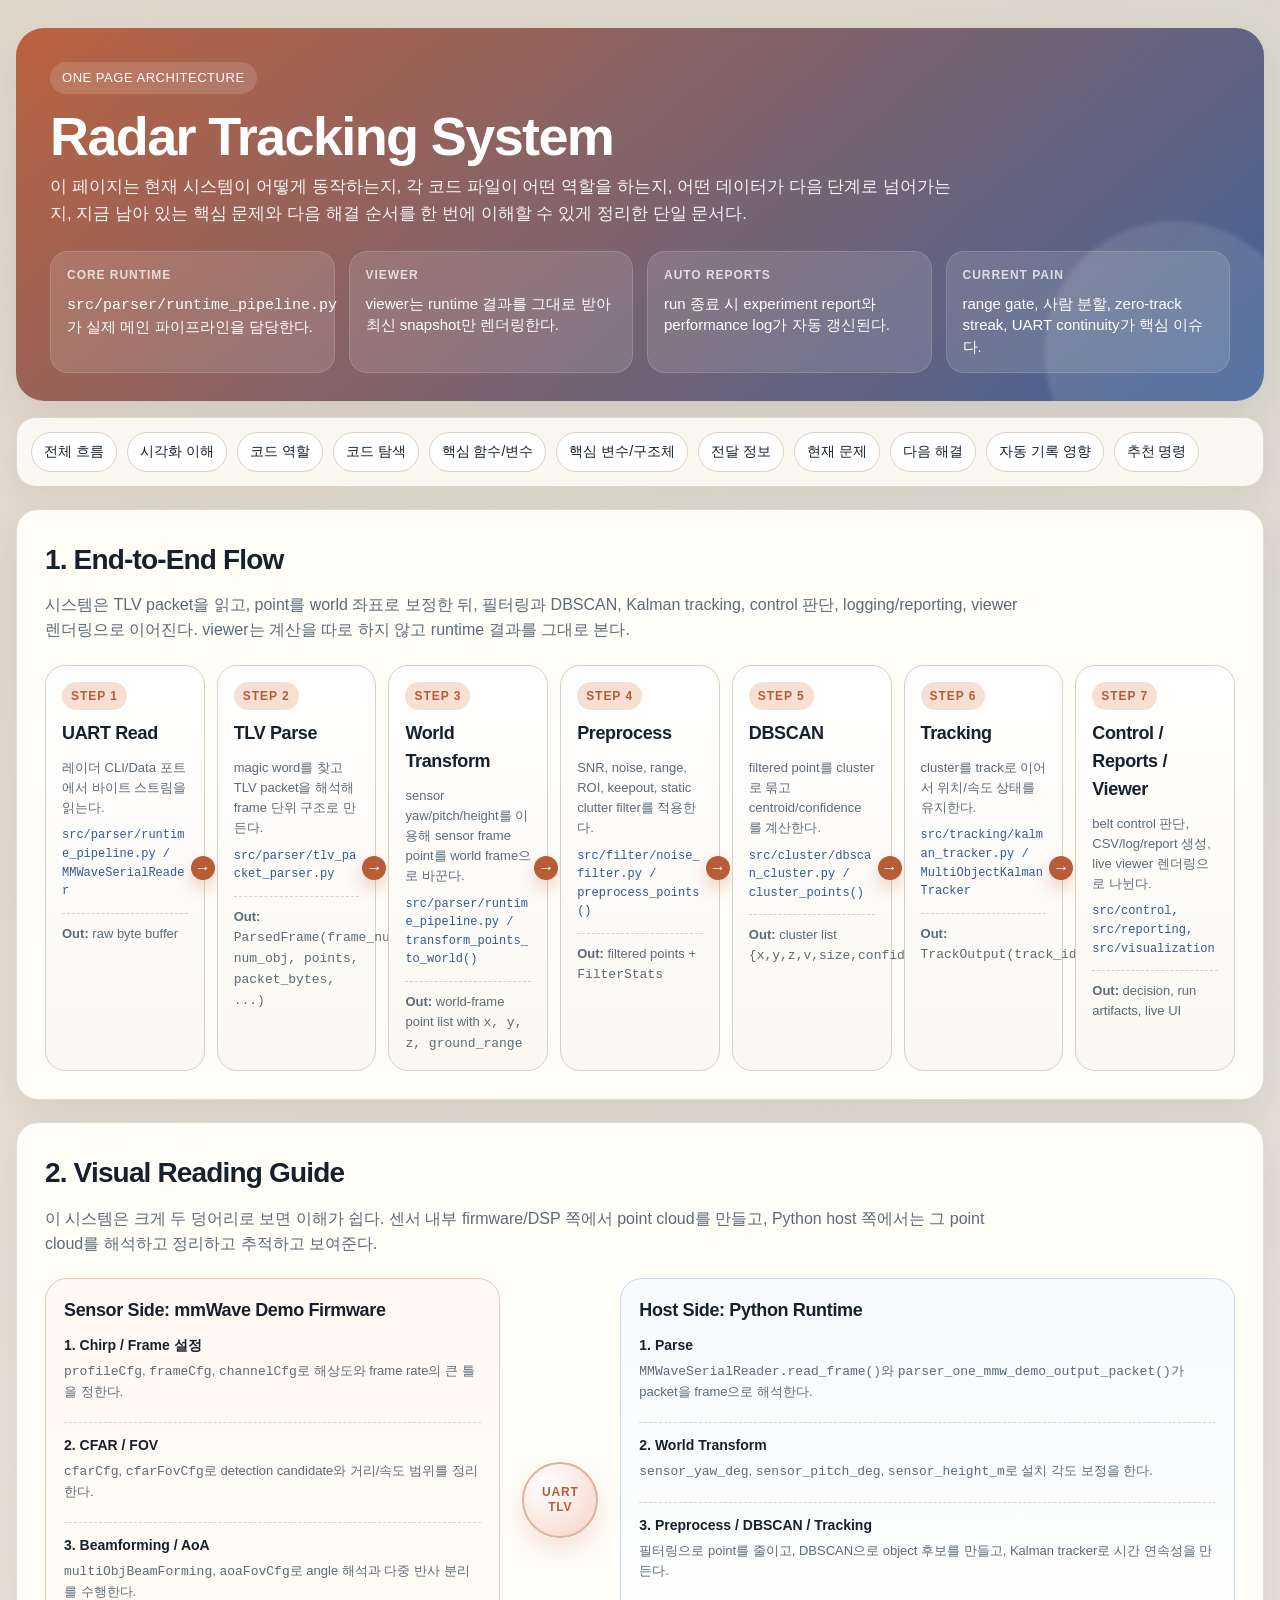
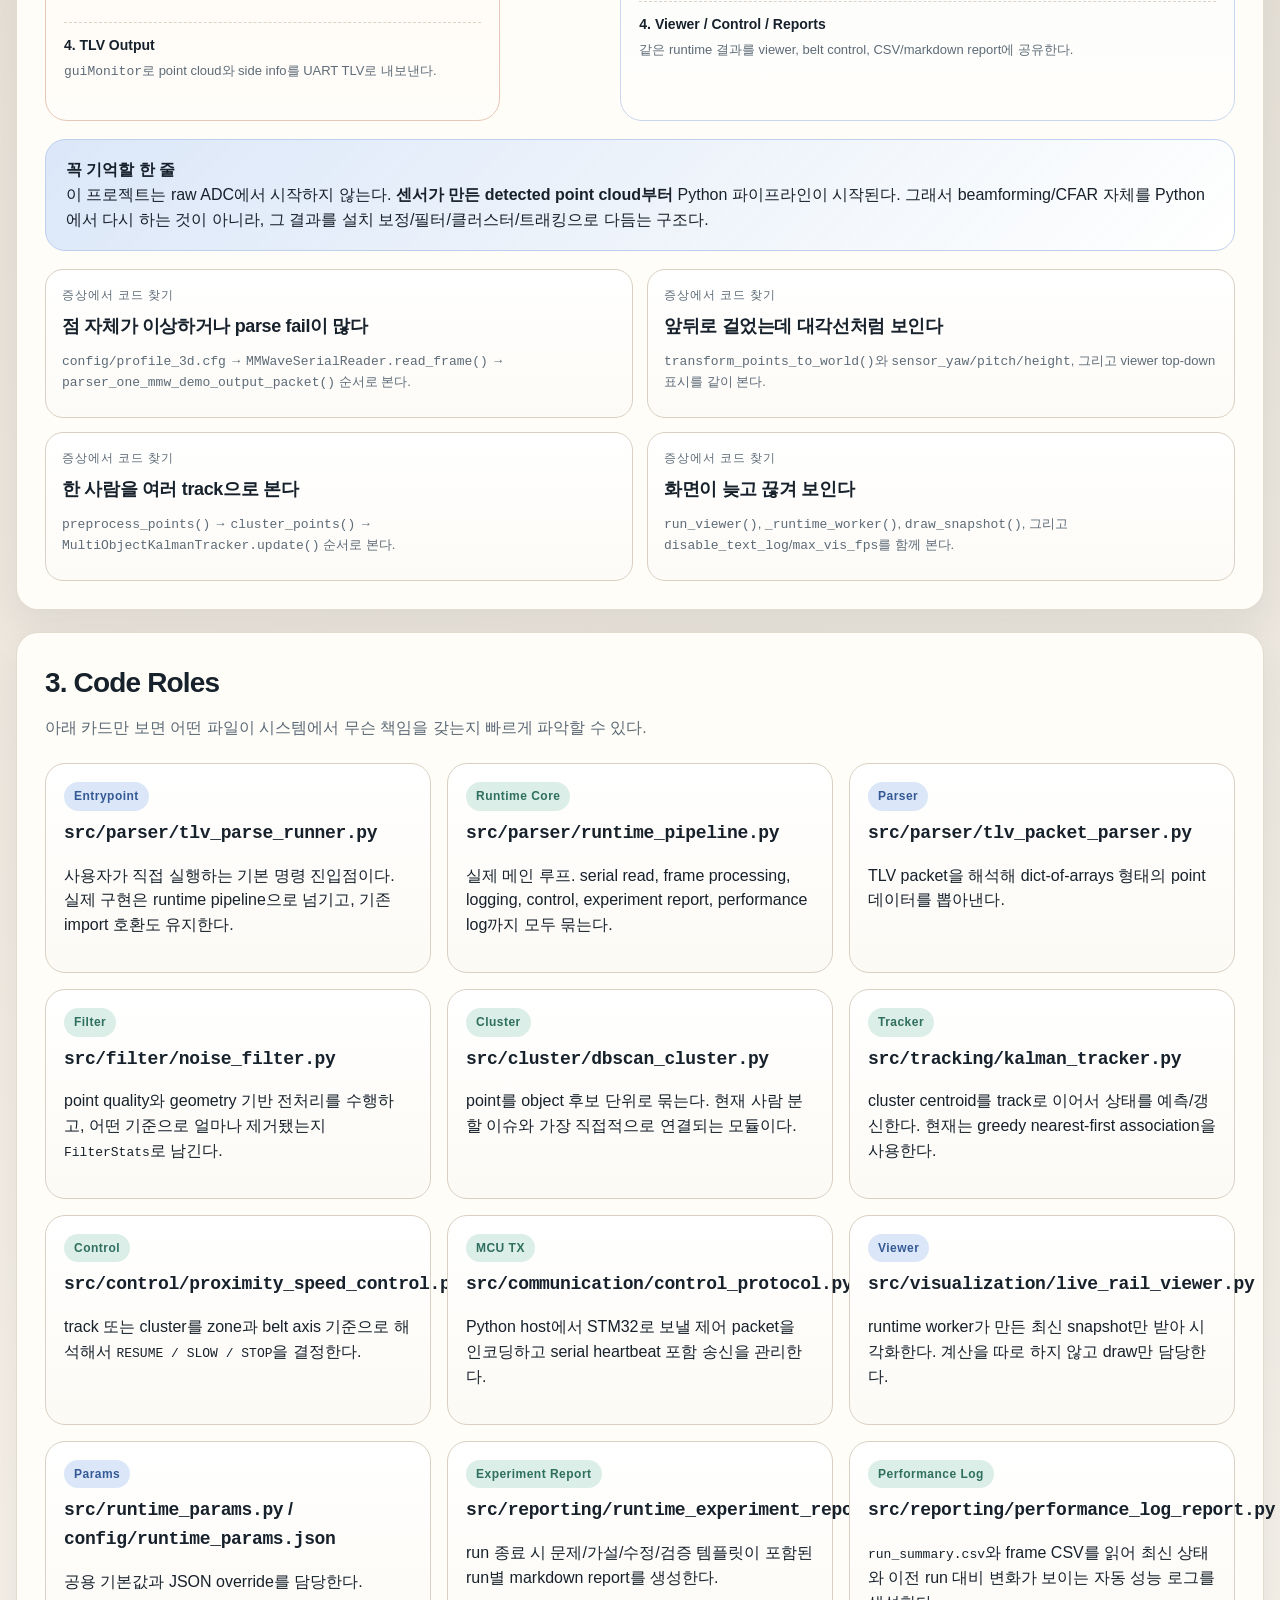
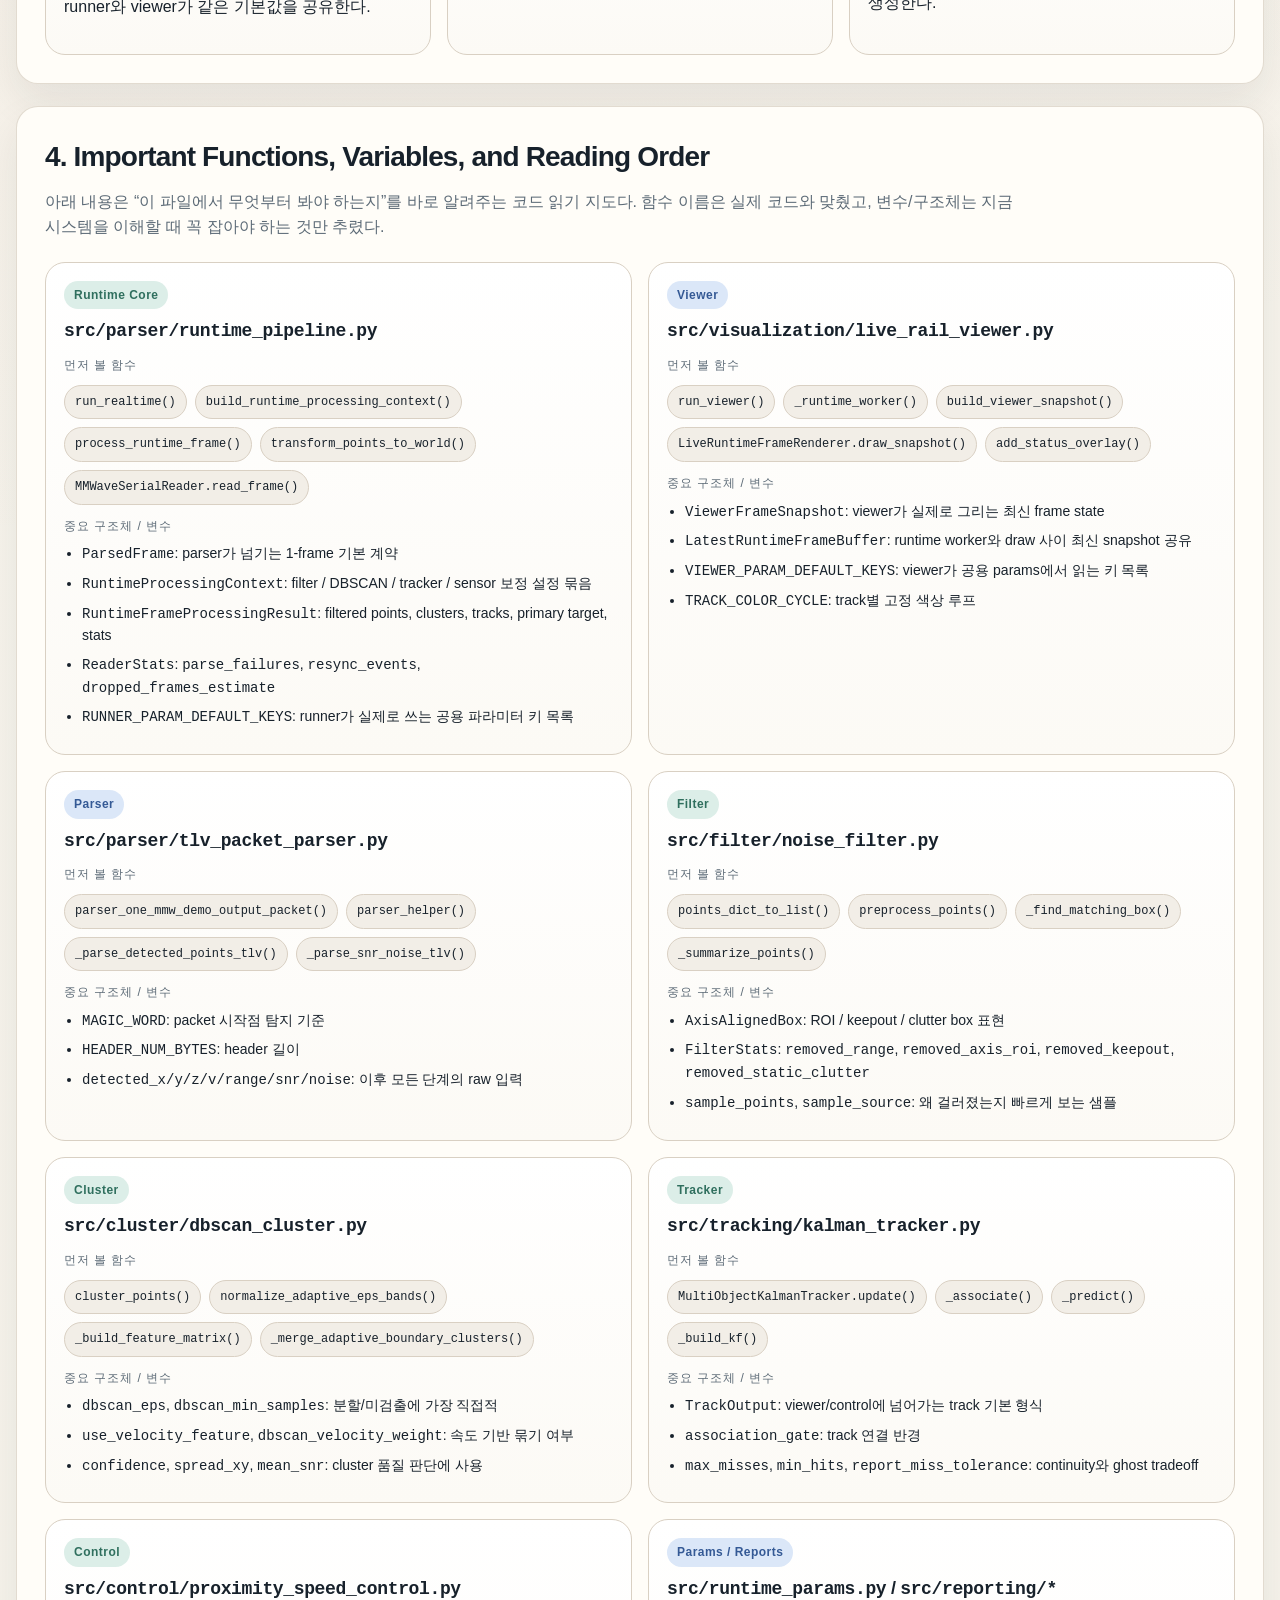
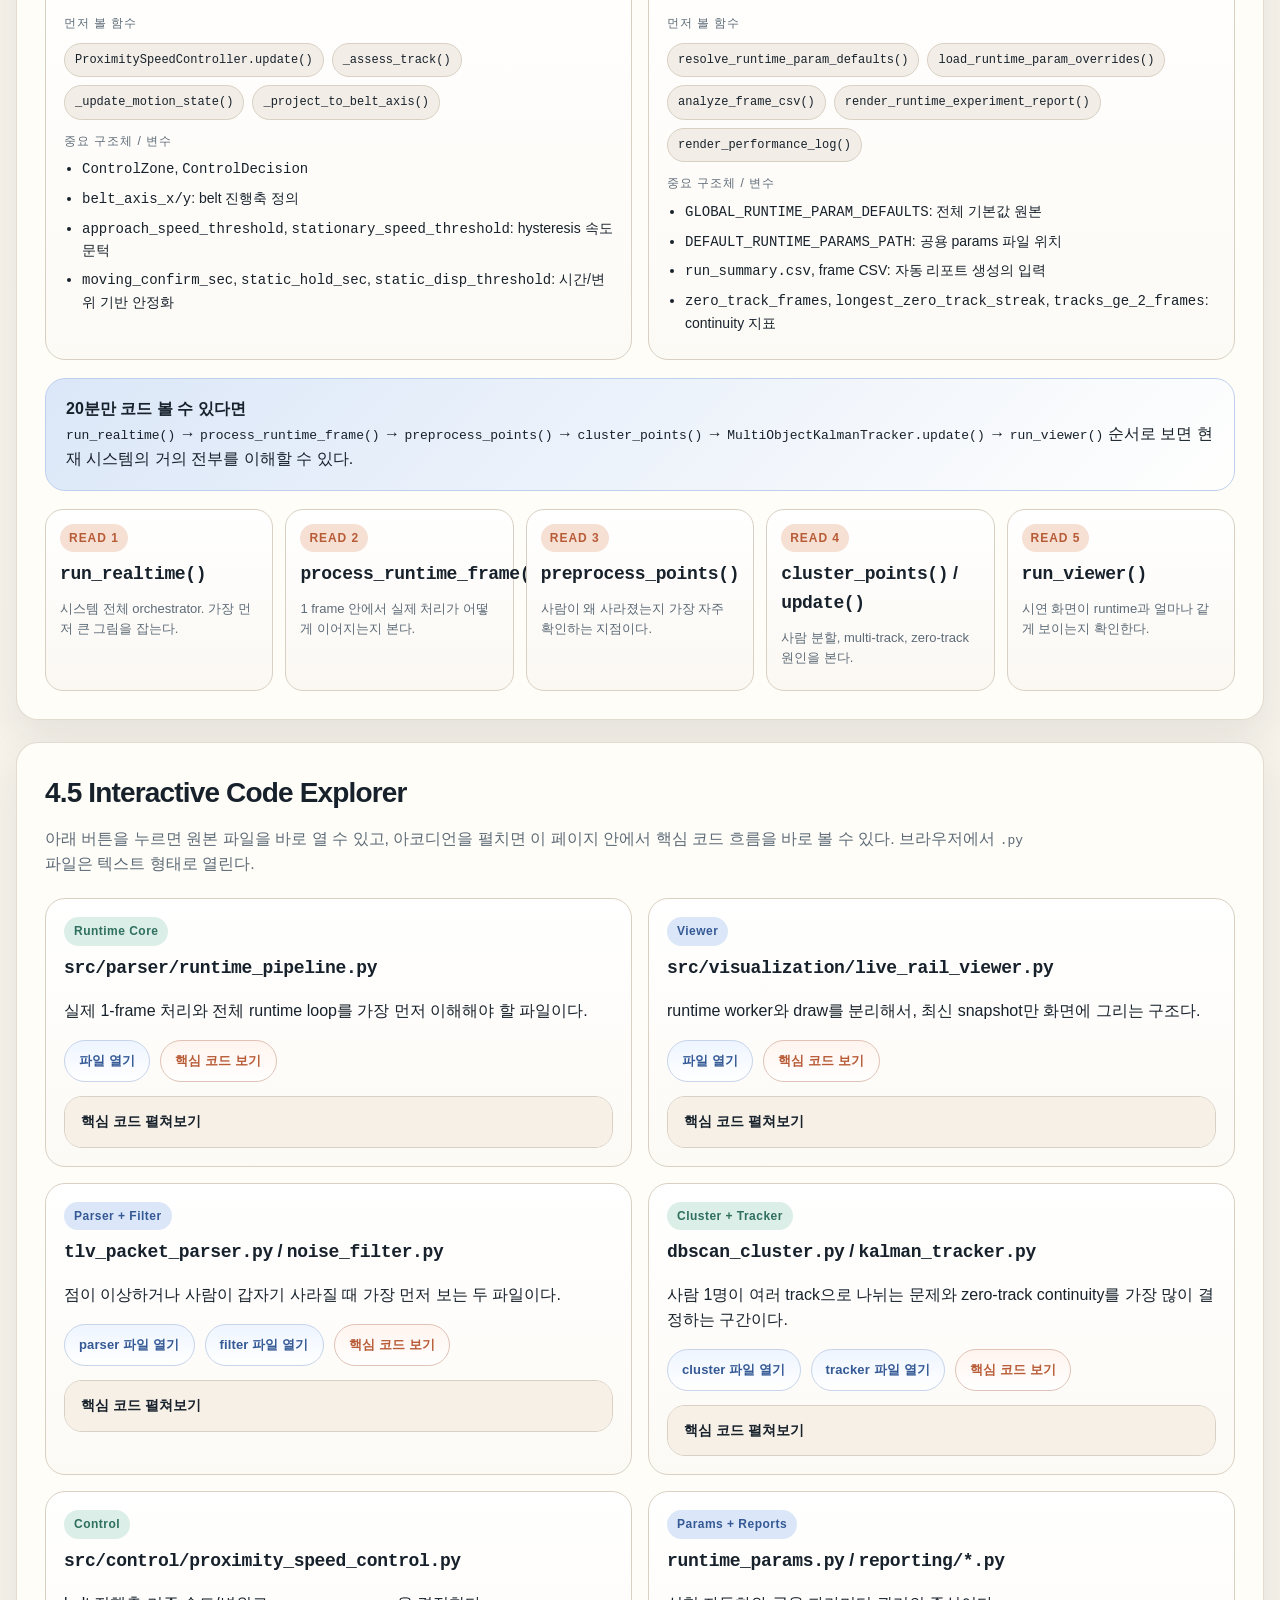
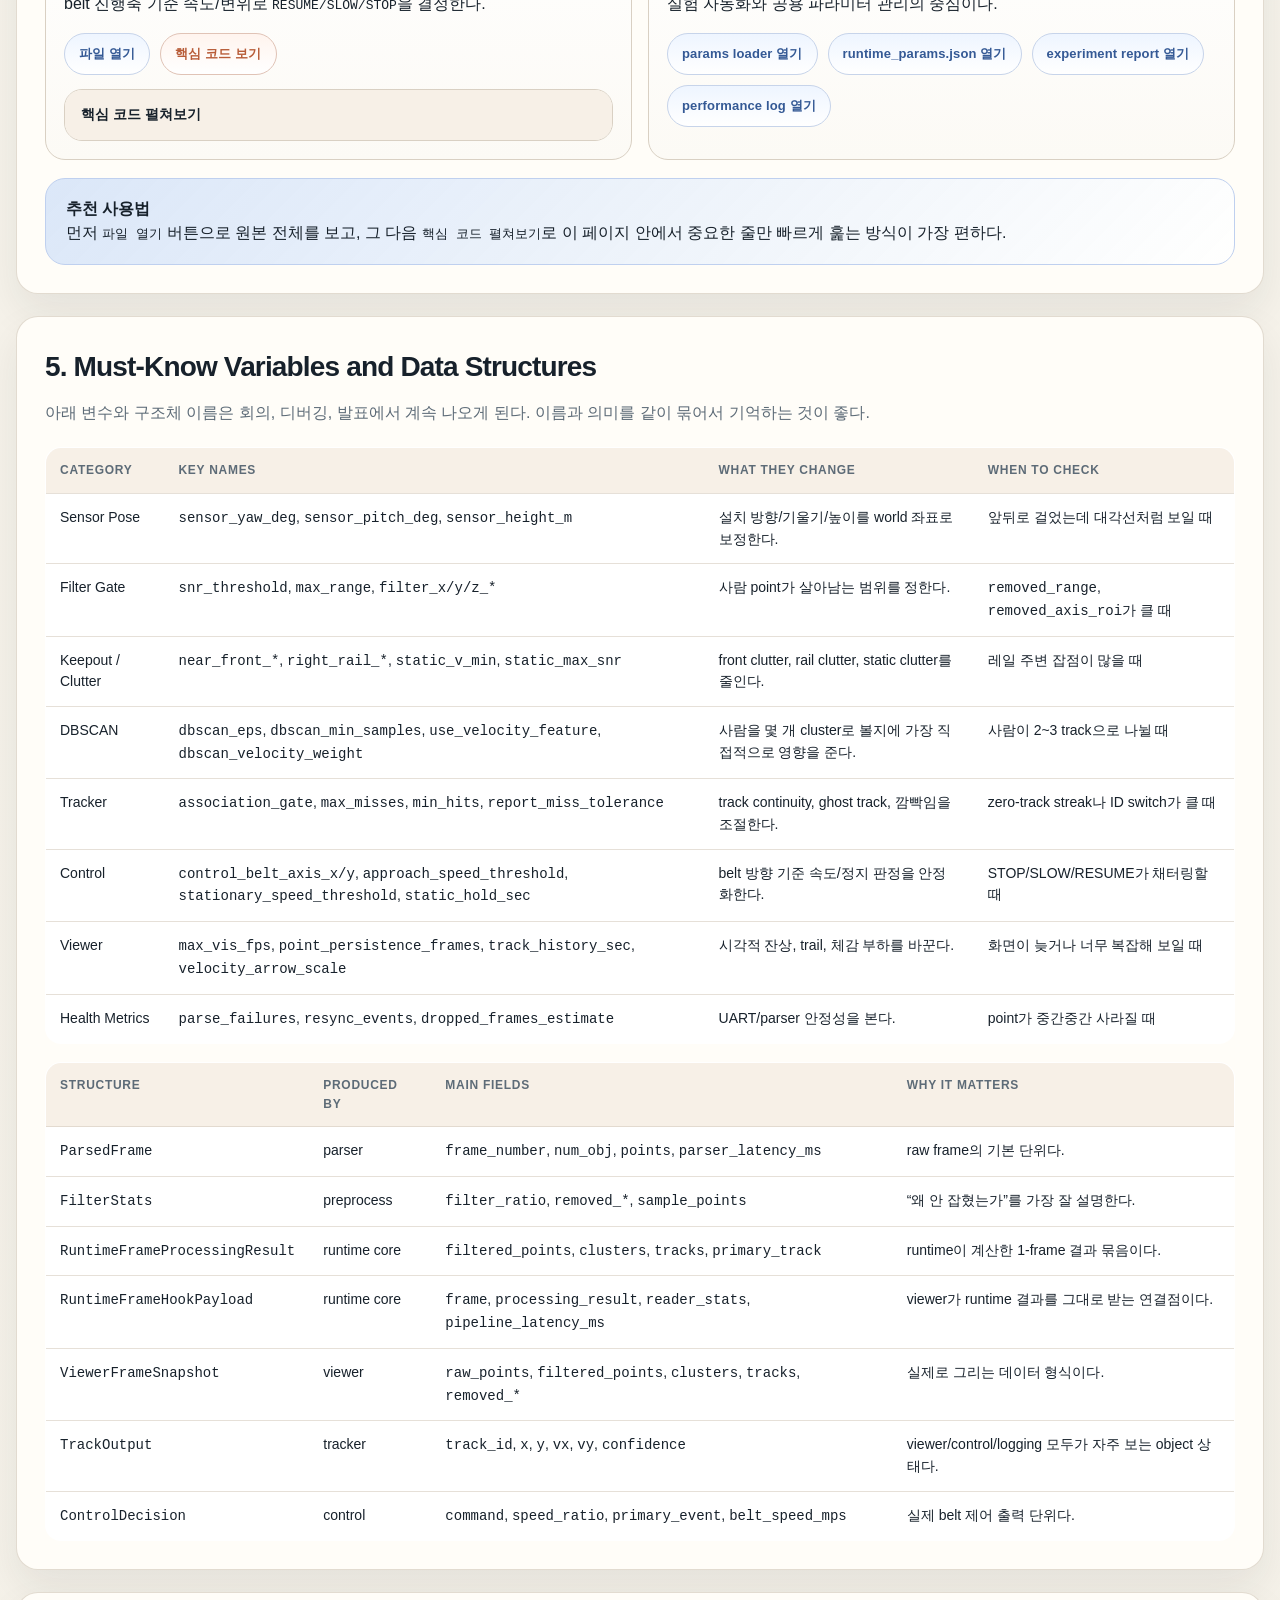
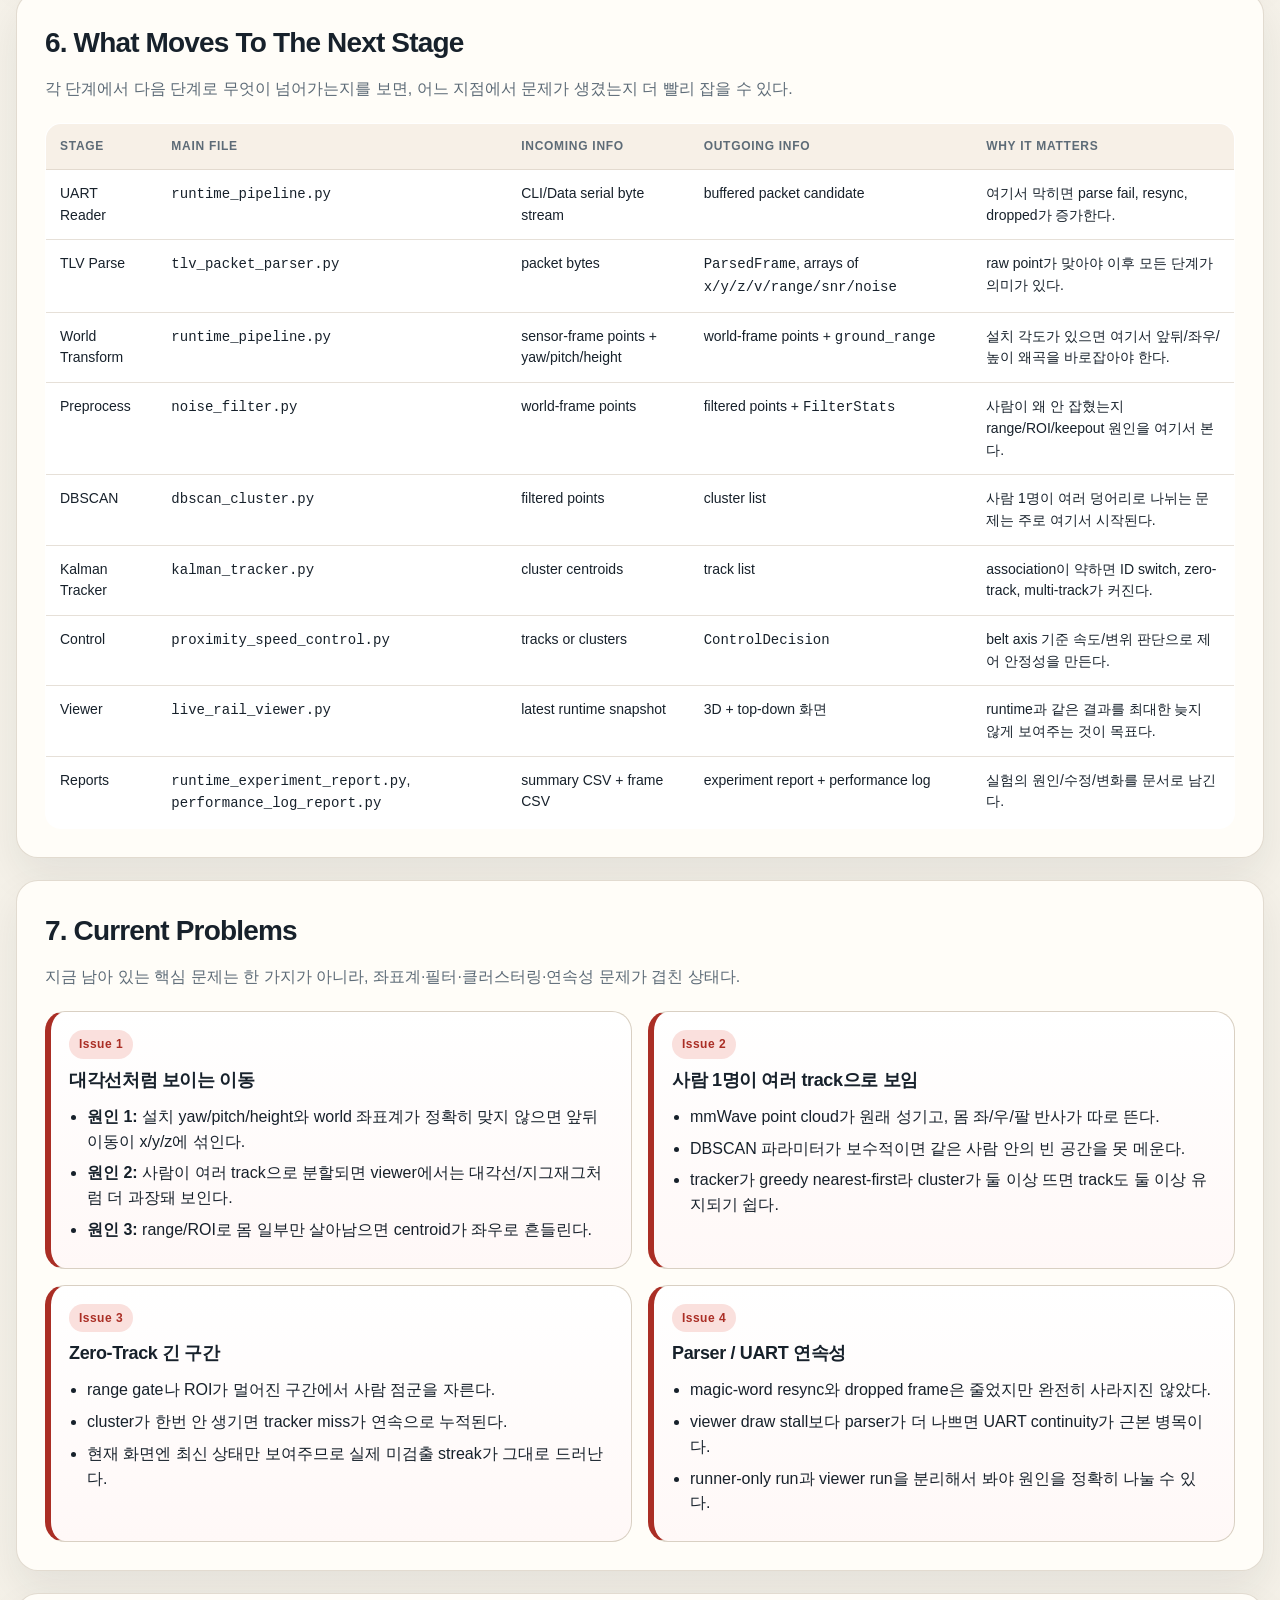
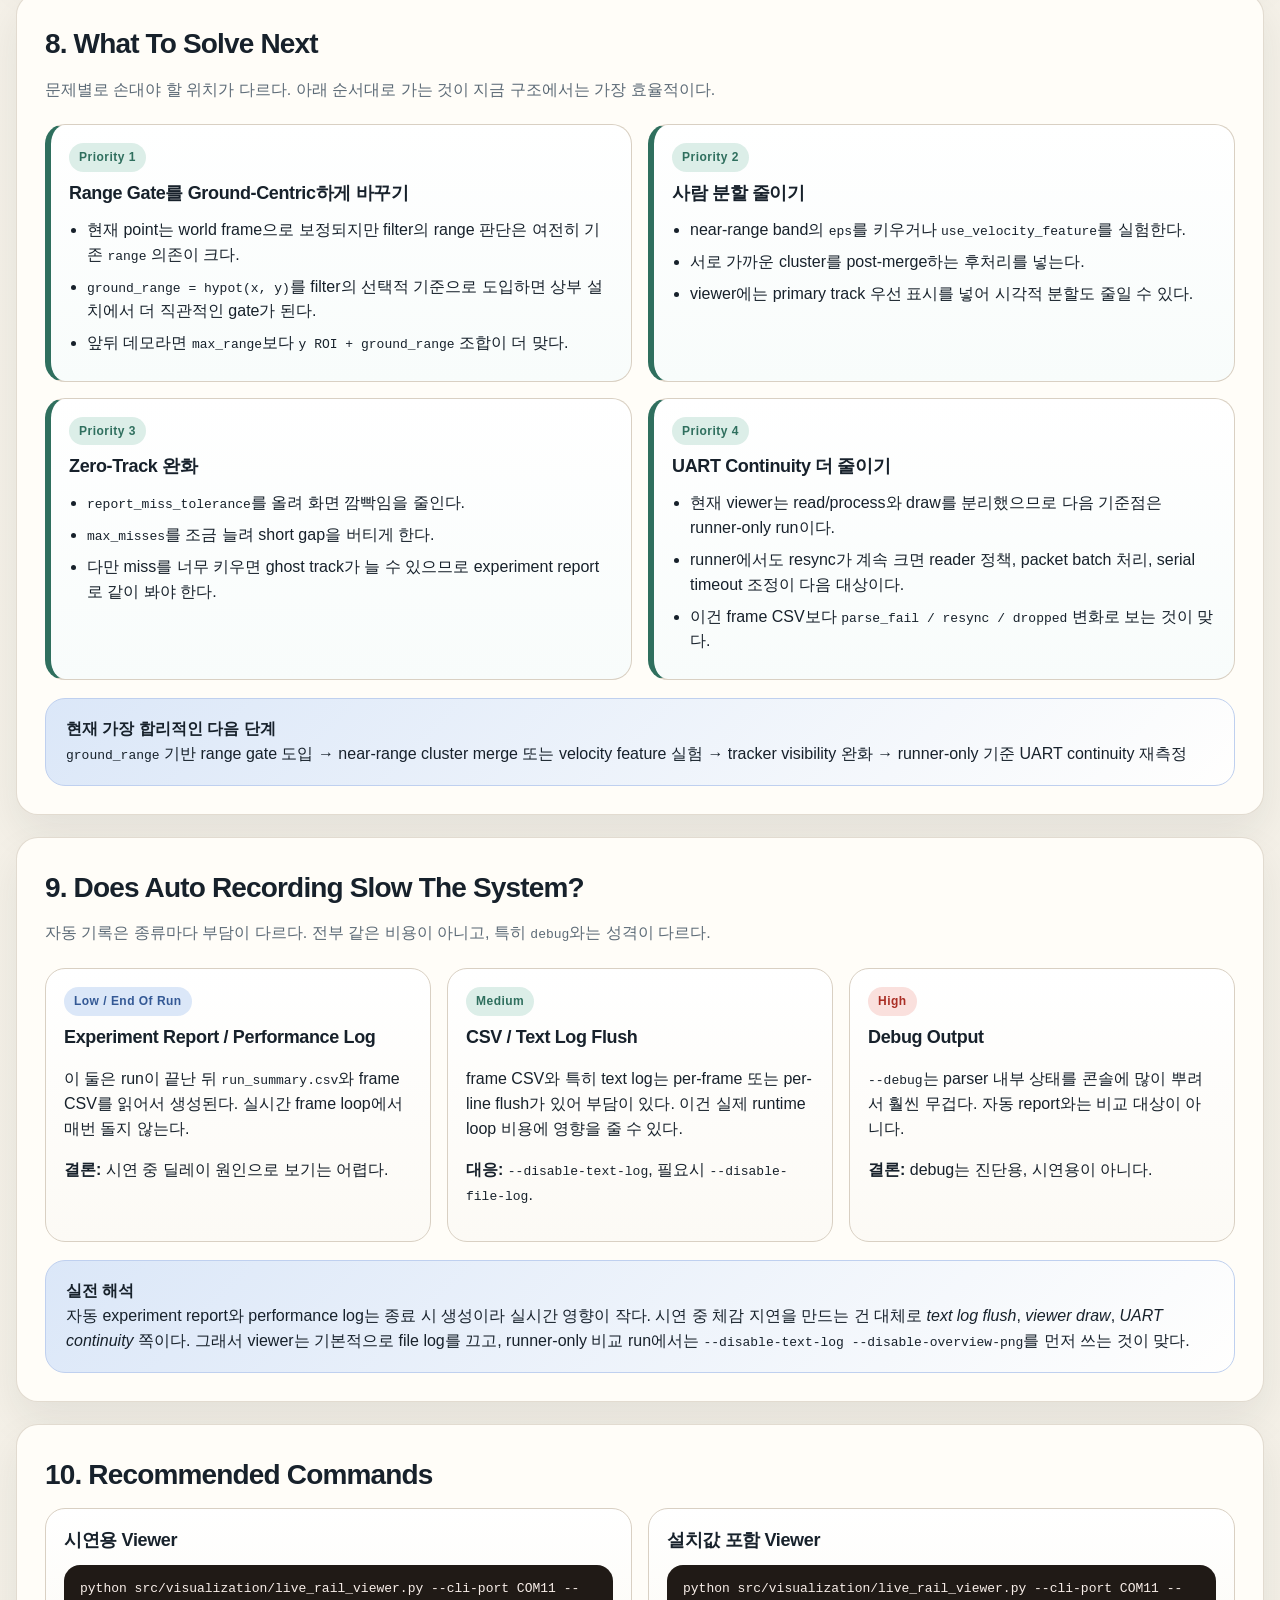
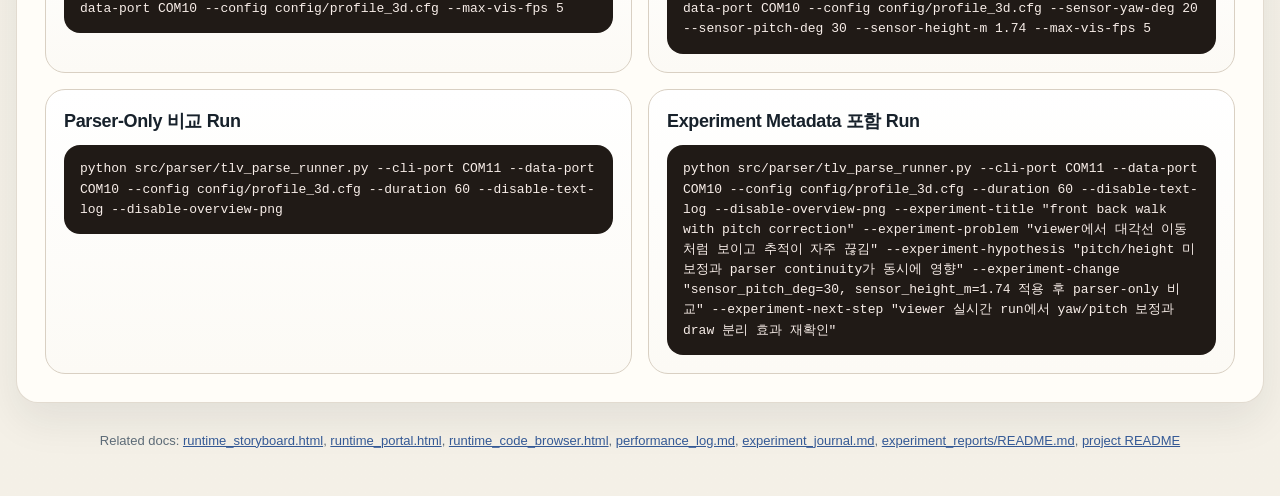
<file: docs/runtime_system_onepage.html>
<!DOCTYPE html>
<html lang="ko">
<head>
  <meta charset="utf-8" />
  <meta name="viewport" content="width=device-width, initial-scale=1" />
  <title>Radar Tracking System One Page</title>
  <style>
    :root {
      --bg: #f7f5ef;
      --paper: #fffdf8;
      --ink: #17212b;
      --muted: #5d6b77;
      --line: #d9d0c3;
      --accent: #b85c38;
      --accent-soft: #f6e0d4;
      --accent-2: #2f6f5e;
      --accent-2-soft: #dceee8;
      --accent-3: #345995;
      --accent-3-soft: #dbe7f8;
      --warn: #aa2e25;
      --warn-soft: #fae0dd;
      --shadow: 0 18px 40px rgba(23, 33, 43, 0.08);
      --radius: 22px;
    }

    * { box-sizing: border-box; }
    html { scroll-behavior: smooth; }
    body {
      margin: 0;
      font-family: "Segoe UI", "Pretendard", "Noto Sans KR", sans-serif;
      color: var(--ink);
      background:
        radial-gradient(circle at top left, rgba(184,92,56,0.14), transparent 32%),
        radial-gradient(circle at top right, rgba(47,111,94,0.13), transparent 28%),
        linear-gradient(180deg, #f8f5ee 0%, #f4f0e7 100%);
      line-height: 1.55;
    }

    a { color: var(--accent-3); }

    .page {
      width: min(1320px, calc(100vw - 32px));
      margin: 0 auto;
      padding: 28px 0 80px;
    }

    .hero {
      background: linear-gradient(140deg, rgba(184,92,56,0.95), rgba(52,89,149,0.92));
      color: #fff;
      border-radius: 28px;
      padding: 34px 34px 28px;
      box-shadow: var(--shadow);
      position: relative;
      overflow: hidden;
    }

    .hero::after {
      content: "";
      position: absolute;
      inset: auto -40px -80px auto;
      width: 260px;
      height: 260px;
      border-radius: 999px;
      background: rgba(255,255,255,0.11);
      filter: blur(2px);
    }

    .eyebrow {
      display: inline-block;
      padding: 6px 12px;
      border-radius: 999px;
      background: rgba(255,255,255,0.14);
      font-size: 13px;
      letter-spacing: 0.04em;
      text-transform: uppercase;
      margin-bottom: 14px;
    }

    h1 {
      margin: 0 0 10px;
      font-size: clamp(32px, 5vw, 54px);
      line-height: 1.04;
      letter-spacing: -0.03em;
    }

    .hero p {
      margin: 0;
      max-width: 920px;
      font-size: 17px;
      color: rgba(255,255,255,0.92);
    }

    .hero-grid {
      display: grid;
      grid-template-columns: repeat(4, minmax(0, 1fr));
      gap: 14px;
      margin-top: 24px;
    }

    .hero-stat {
      background: rgba(255,255,255,0.12);
      border: 1px solid rgba(255,255,255,0.14);
      border-radius: 18px;
      padding: 14px 16px;
      backdrop-filter: blur(4px);
    }

    .hero-stat strong {
      display: block;
      font-size: 12px;
      text-transform: uppercase;
      letter-spacing: 0.08em;
      opacity: 0.75;
      margin-bottom: 8px;
    }

    .hero-stat span {
      display: block;
      font-size: 15px;
      line-height: 1.45;
    }

    .topnav {
      position: sticky;
      top: 0;
      z-index: 10;
      margin: 16px 0 22px;
      display: flex;
      flex-wrap: wrap;
      gap: 10px;
      padding: 14px;
      border-radius: 20px;
      background: rgba(255,253,248,0.86);
      border: 1px solid rgba(217,208,195,0.8);
      backdrop-filter: blur(10px);
      box-shadow: 0 12px 28px rgba(23, 33, 43, 0.05);
    }

    .topnav a {
      text-decoration: none;
      font-size: 14px;
      color: var(--ink);
      background: #fff;
      padding: 8px 12px;
      border-radius: 999px;
      border: 1px solid var(--line);
    }

    .section {
      margin-top: 22px;
      background: var(--paper);
      border: 1px solid rgba(217,208,195,0.75);
      border-radius: var(--radius);
      box-shadow: var(--shadow);
      padding: 28px;
    }

    .section h2 {
      margin: 0 0 12px;
      font-size: 28px;
      letter-spacing: -0.03em;
    }

    .section h3 {
      margin: 0 0 10px;
      font-size: 18px;
      letter-spacing: -0.02em;
    }

    .section-intro {
      margin: 0 0 22px;
      color: var(--muted);
      max-width: 980px;
    }

    .flow {
      display: grid;
      grid-template-columns: repeat(7, minmax(0, 1fr));
      gap: 12px;
      align-items: stretch;
    }

    .flow-card {
      position: relative;
      background: linear-gradient(180deg, #fff, #fbf8f2);
      border: 1px solid var(--line);
      border-radius: 20px;
      padding: 16px;
      min-height: 210px;
    }

    .flow-card:not(:last-child)::after {
      content: "→";
      position: absolute;
      right: -11px;
      top: calc(50% - 12px);
      width: 24px;
      height: 24px;
      border-radius: 999px;
      display: grid;
      place-items: center;
      background: var(--accent);
      color: #fff;
      font-weight: 700;
      box-shadow: 0 8px 18px rgba(184,92,56,0.28);
    }

    .step-no {
      display: inline-block;
      padding: 5px 9px;
      font-size: 12px;
      font-weight: 700;
      letter-spacing: 0.08em;
      border-radius: 999px;
      background: var(--accent-soft);
      color: var(--accent);
      margin-bottom: 10px;
      text-transform: uppercase;
    }

    .mini {
      margin: 0 0 8px;
      font-size: 13px;
      color: var(--muted);
    }

    .codepath {
      margin: 8px 0 12px;
      font-family: Consolas, "Courier New", monospace;
      font-size: 12px;
      color: var(--accent-3);
      word-break: break-word;
    }

    .io {
      margin-top: 10px;
      padding-top: 10px;
      border-top: 1px dashed var(--line);
      font-size: 13px;
      color: var(--muted);
    }

    .grid-2,
    .grid-3,
    .grid-4 {
      display: grid;
      gap: 16px;
    }

    .grid-2 { grid-template-columns: repeat(2, minmax(0, 1fr)); }
    .grid-3 { grid-template-columns: repeat(3, minmax(0, 1fr)); }
    .grid-4 { grid-template-columns: repeat(4, minmax(0, 1fr)); }

    .card {
      background: linear-gradient(180deg, #fff, #fcfaf5);
      border: 1px solid var(--line);
      border-radius: 20px;
      padding: 18px;
    }

    .tag {
      display: inline-block;
      margin: 0 6px 8px 0;
      padding: 5px 10px;
      border-radius: 999px;
      font-size: 12px;
      font-weight: 700;
      letter-spacing: 0.04em;
      background: var(--accent-2-soft);
      color: var(--accent-2);
    }

    .tag.warn {
      background: var(--warn-soft);
      color: var(--warn);
    }

    .tag.blue {
      background: var(--accent-3-soft);
      color: var(--accent-3);
    }

    ul.clean {
      margin: 10px 0 0;
      padding-left: 18px;
    }

    ul.clean li {
      margin: 7px 0;
    }

    .pipeline-table {
      width: 100%;
      border-collapse: collapse;
      overflow: hidden;
      border-radius: 16px;
      border: 1px solid var(--line);
      background: #fff;
    }

    .pipeline-table th,
    .pipeline-table td {
      padding: 13px 14px;
      text-align: left;
      border-bottom: 1px solid rgba(217,208,195,0.65);
      vertical-align: top;
      font-size: 14px;
    }

    .pipeline-table th {
      background: #f7f0e7;
      font-size: 12px;
      text-transform: uppercase;
      letter-spacing: 0.06em;
      color: var(--muted);
    }

    .lane-grid {
      display: grid;
      grid-template-columns: minmax(0, 1fr) 88px minmax(0, 1.35fr);
      gap: 16px;
      align-items: stretch;
    }

    .lane {
      border: 1px solid var(--line);
      border-radius: 22px;
      padding: 18px;
      background: linear-gradient(180deg, #fff, #fcfaf5);
    }

    .lane.sensor {
      background: linear-gradient(180deg, #fff8f4, #fffdf9);
      border-color: #e8c7b6;
    }

    .lane.host {
      background: linear-gradient(180deg, #f7fbff, #fffefb);
      border-color: #c9d7ee;
    }

    .lane-step {
      padding: 12px 0;
      border-top: 1px dashed rgba(217,208,195,0.9);
    }

    .lane-step:first-of-type {
      border-top: none;
      padding-top: 0;
    }

    .lane-step strong {
      display: block;
      margin-bottom: 4px;
      font-size: 14px;
    }

    .bridge {
      display: grid;
      place-items: center;
      color: var(--accent);
      font-weight: 800;
      letter-spacing: 0.05em;
      text-transform: uppercase;
      text-align: center;
    }

    .bridge .bubble {
      width: 76px;
      height: 76px;
      border-radius: 999px;
      display: grid;
      place-items: center;
      background: radial-gradient(circle at 30% 30%, #fff, #f4d3c6);
      border: 2px solid #dfb29d;
      box-shadow: 0 12px 24px rgba(184,92,56,0.16);
      font-size: 12px;
      line-height: 1.25;
    }

    .symptom-grid {
      display: grid;
      grid-template-columns: repeat(2, minmax(0, 1fr));
      gap: 14px;
      margin-top: 18px;
    }

    .symptom-item {
      border: 1px solid var(--line);
      border-radius: 18px;
      padding: 16px;
      background: linear-gradient(180deg, #fff, #fdfbf7);
    }

    .subtle-title {
      margin: 0 0 8px;
      font-size: 12px;
      text-transform: uppercase;
      letter-spacing: 0.08em;
      color: var(--muted);
    }

    .function-pills {
      display: flex;
      flex-wrap: wrap;
      gap: 8px;
      margin: 10px 0 12px;
    }

    .function-pills code {
      display: inline-block;
      padding: 7px 10px;
      border-radius: 999px;
      background: #f2eee7;
      border: 1px solid var(--line);
      font-size: 12px;
      color: var(--ink);
    }

    .checklist {
      margin: 0;
      padding-left: 18px;
      font-size: 14px;
    }

    .checklist li {
      margin: 7px 0;
    }

    .read-order {
      display: grid;
      grid-template-columns: repeat(5, minmax(0, 1fr));
      gap: 12px;
      margin-top: 18px;
    }

    .read-card {
      border: 1px solid var(--line);
      border-radius: 18px;
      padding: 14px;
      background: linear-gradient(180deg, #fff, #fbf8f3);
    }

    .read-card .step-no {
      margin-bottom: 8px;
    }

    .issue {
      border-left: 6px solid var(--warn);
      background: linear-gradient(180deg, #fff, #fff8f7);
    }

    .solution {
      border-left: 6px solid var(--accent-2);
      background: linear-gradient(180deg, #fff, #f8fcfb);
    }

    .callout {
      background: linear-gradient(135deg, var(--accent-3-soft), rgba(255,255,255,0.8));
      border: 1px solid #bfd0ef;
      border-radius: 20px;
      padding: 18px 20px;
      margin-top: 18px;
    }

    .cmd {
      margin-top: 10px;
      background: #201a16;
      color: #f8eee9;
      padding: 14px 16px;
      border-radius: 16px;
      font-family: Consolas, "Courier New", monospace;
      font-size: 13px;
      overflow-x: auto;
    }

    .actions {
      display: flex;
      flex-wrap: wrap;
      gap: 10px;
      margin-top: 14px;
    }

    .btn {
      display: inline-flex;
      align-items: center;
      justify-content: center;
      padding: 10px 14px;
      border-radius: 999px;
      border: 1px solid #c7d4ea;
      background: linear-gradient(180deg, #eef5ff, #ffffff);
      color: var(--accent-3);
      text-decoration: none;
      font-size: 13px;
      font-weight: 700;
      letter-spacing: 0.01em;
    }

    .btn.secondary {
      border-color: #e0c3b6;
      background: linear-gradient(180deg, #fff4ee, #ffffff);
      color: var(--accent);
    }

    .accordion {
      margin-top: 14px;
      border: 1px solid var(--line);
      border-radius: 18px;
      background: linear-gradient(180deg, #fff, #fcfaf5);
      overflow: hidden;
    }

    .accordion summary {
      cursor: pointer;
      list-style: none;
      padding: 14px 16px;
      font-weight: 700;
      font-size: 14px;
      background: #f7f0e7;
    }

    .accordion summary::-webkit-details-marker {
      display: none;
    }

    .accordion-body {
      padding: 16px;
    }

    .snippet {
      margin: 12px 0 0;
      padding: 14px 16px;
      border-radius: 14px;
      background: #191817;
      color: #f4eee8;
      font-family: Consolas, "Courier New", monospace;
      font-size: 12px;
      line-height: 1.55;
      overflow-x: auto;
      white-space: pre-wrap;
    }

    .footer-note {
      margin-top: 28px;
      color: var(--muted);
      font-size: 13px;
      text-align: center;
    }

    @media (max-width: 1120px) {
      .flow { grid-template-columns: repeat(2, minmax(0, 1fr)); }
      .flow-card:not(:last-child)::after { display: none; }
      .grid-4 { grid-template-columns: repeat(2, minmax(0, 1fr)); }
      .lane-grid,
      .read-order { grid-template-columns: 1fr; }
      .symptom-grid { grid-template-columns: 1fr; }
    }

    @media (max-width: 820px) {
      .hero-grid,
      .grid-2,
      .grid-3,
      .grid-4,
      .flow { grid-template-columns: 1fr; }
      .lane-grid,
      .symptom-grid,
      .read-order { grid-template-columns: 1fr; }
      .section { padding: 22px; }
      .topnav { position: static; }
    }
  </style>
</head>
<body>
  <div class="page">
    <section class="hero">
      <span class="eyebrow">One Page Architecture</span>
      <h1>Radar Tracking System</h1>
      <p>
        이 페이지는 현재 시스템이 어떻게 동작하는지, 각 코드 파일이 어떤 역할을 하는지, 어떤 데이터가 다음 단계로 넘어가는지,
        지금 남아 있는 핵심 문제와 다음 해결 순서를 한 번에 이해할 수 있게 정리한 단일 문서다.
      </p>
      <div class="hero-grid">
        <div class="hero-stat">
          <strong>Core Runtime</strong>
          <span><code>src/parser/runtime_pipeline.py</code>가 실제 메인 파이프라인을 담당한다.</span>
        </div>
        <div class="hero-stat">
          <strong>Viewer</strong>
          <span>viewer는 runtime 결과를 그대로 받아 최신 snapshot만 렌더링한다.</span>
        </div>
        <div class="hero-stat">
          <strong>Auto Reports</strong>
          <span>run 종료 시 experiment report와 performance log가 자동 갱신된다.</span>
        </div>
        <div class="hero-stat">
          <strong>Current Pain</strong>
          <span>range gate, 사람 분할, zero-track streak, UART continuity가 핵심 이슈다.</span>
        </div>
      </div>
    </section>

    <nav class="topnav">
      <a href="#flow">전체 흐름</a>
      <a href="#visual">시각화 이해</a>
      <a href="#roles">코드 역할</a>
      <a href="#explorer">코드 탐색</a>
      <a href="#deepdive">핵심 함수/변수</a>
      <a href="#variables">핵심 변수/구조체</a>
      <a href="#handoff">전달 정보</a>
      <a href="#issues">현재 문제</a>
      <a href="#next">다음 해결</a>
      <a href="#logging">자동 기록 영향</a>
      <a href="#commands">추천 명령</a>
    </nav>

    <section class="section" id="flow">
      <h2>1. End-to-End Flow</h2>
      <p class="section-intro">
        시스템은 TLV packet을 읽고, point를 world 좌표로 보정한 뒤, 필터링과 DBSCAN, Kalman tracking,
        control 판단, logging/reporting, viewer 렌더링으로 이어진다. viewer는 계산을 따로 하지 않고 runtime 결과를 그대로 본다.
      </p>
      <div class="flow">
        <article class="flow-card">
          <span class="step-no">Step 1</span>
          <h3>UART Read</h3>
          <p class="mini">레이더 CLI/Data 포트에서 바이트 스트림을 읽는다.</p>
          <div class="codepath">src/parser/runtime_pipeline.py / MMWaveSerialReader</div>
          <div class="io"><strong>Out:</strong> raw byte buffer</div>
        </article>
        <article class="flow-card">
          <span class="step-no">Step 2</span>
          <h3>TLV Parse</h3>
          <p class="mini">magic word를 찾고 TLV packet을 해석해 frame 단위 구조로 만든다.</p>
          <div class="codepath">src/parser/tlv_packet_parser.py</div>
          <div class="io"><strong>Out:</strong> <code>ParsedFrame(frame_number, num_obj, points, packet_bytes, ...)</code></div>
        </article>
        <article class="flow-card">
          <span class="step-no">Step 3</span>
          <h3>World Transform</h3>
          <p class="mini">sensor yaw/pitch/height를 이용해 sensor frame point를 world frame으로 바꾼다.</p>
          <div class="codepath">src/parser/runtime_pipeline.py / transform_points_to_world()</div>
          <div class="io"><strong>Out:</strong> world-frame point list with <code>x, y, z, ground_range</code></div>
        </article>
        <article class="flow-card">
          <span class="step-no">Step 4</span>
          <h3>Preprocess</h3>
          <p class="mini">SNR, noise, range, ROI, keepout, static clutter filter를 적용한다.</p>
          <div class="codepath">src/filter/noise_filter.py / preprocess_points()</div>
          <div class="io"><strong>Out:</strong> filtered points + <code>FilterStats</code></div>
        </article>
        <article class="flow-card">
          <span class="step-no">Step 5</span>
          <h3>DBSCAN</h3>
          <p class="mini">filtered point를 cluster로 묶고 centroid/confidence를 계산한다.</p>
          <div class="codepath">src/cluster/dbscan_cluster.py / cluster_points()</div>
          <div class="io"><strong>Out:</strong> cluster list <code>{x,y,z,v,size,confidence,...}</code></div>
        </article>
        <article class="flow-card">
          <span class="step-no">Step 6</span>
          <h3>Tracking</h3>
          <p class="mini">cluster를 track로 이어서 위치/속도 상태를 유지한다.</p>
          <div class="codepath">src/tracking/kalman_tracker.py / MultiObjectKalmanTracker</div>
          <div class="io"><strong>Out:</strong> <code>TrackOutput(track_id,x,y,vx,vy,...)</code></div>
        </article>
        <article class="flow-card">
          <span class="step-no">Step 7</span>
          <h3>Control / Reports / Viewer</h3>
          <p class="mini">belt control 판단, CSV/log/report 생성, live viewer 렌더링으로 나뉜다.</p>
          <div class="codepath">src/control, src/reporting, src/visualization</div>
          <div class="io"><strong>Out:</strong> decision, run artifacts, live UI</div>
        </article>
      </div>
    </section>

    <section class="section" id="visual">
      <h2>2. Visual Reading Guide</h2>
      <p class="section-intro">
        이 시스템은 크게 두 덩어리로 보면 이해가 쉽다. 센서 내부 firmware/DSP 쪽에서 point cloud를 만들고,
        Python host 쪽에서는 그 point cloud를 해석하고 정리하고 추적하고 보여준다.
      </p>
      <div class="lane-grid">
        <article class="lane sensor">
          <h3>Sensor Side: mmWave Demo Firmware</h3>
          <div class="lane-step">
            <strong>1. Chirp / Frame 설정</strong>
            <div class="mini"><code>profileCfg</code>, <code>frameCfg</code>, <code>channelCfg</code>로 해상도와 frame rate의 큰 틀을 정한다.</div>
          </div>
          <div class="lane-step">
            <strong>2. CFAR / FOV</strong>
            <div class="mini"><code>cfarCfg</code>, <code>cfarFovCfg</code>로 detection candidate와 거리/속도 범위를 정리한다.</div>
          </div>
          <div class="lane-step">
            <strong>3. Beamforming / AoA</strong>
            <div class="mini"><code>multiObjBeamForming</code>, <code>aoaFovCfg</code>로 angle 해석과 다중 반사 분리를 수행한다.</div>
          </div>
          <div class="lane-step">
            <strong>4. TLV Output</strong>
            <div class="mini"><code>guiMonitor</code>로 point cloud와 side info를 UART TLV로 내보낸다.</div>
          </div>
        </article>
        <div class="bridge">
          <div class="bubble">UART<br />TLV</div>
        </div>
        <article class="lane host">
          <h3>Host Side: Python Runtime</h3>
          <div class="lane-step">
            <strong>1. Parse</strong>
            <div class="mini"><code>MMWaveSerialReader.read_frame()</code>와 <code>parser_one_mmw_demo_output_packet()</code>가 packet을 frame으로 해석한다.</div>
          </div>
          <div class="lane-step">
            <strong>2. World Transform</strong>
            <div class="mini"><code>sensor_yaw_deg</code>, <code>sensor_pitch_deg</code>, <code>sensor_height_m</code>로 설치 각도 보정을 한다.</div>
          </div>
          <div class="lane-step">
            <strong>3. Preprocess / DBSCAN / Tracking</strong>
            <div class="mini">필터링으로 point를 줄이고, DBSCAN으로 object 후보를 만들고, Kalman tracker로 시간 연속성을 만든다.</div>
          </div>
          <div class="lane-step">
            <strong>4. Viewer / Control / Reports</strong>
            <div class="mini">같은 runtime 결과를 viewer, belt control, CSV/markdown report에 공유한다.</div>
          </div>
        </article>
      </div>

      <div class="callout">
        <strong>꼭 기억할 한 줄</strong><br />
        이 프로젝트는 raw ADC에서 시작하지 않는다. <strong>센서가 만든 detected point cloud부터</strong> Python 파이프라인이 시작된다.
        그래서 beamforming/CFAR 자체를 Python에서 다시 하는 것이 아니라, 그 결과를 설치 보정/필터/클러스터/트래킹으로 다듬는 구조다.
      </div>

      <div class="symptom-grid">
        <article class="symptom-item">
          <p class="subtle-title">증상에서 코드 찾기</p>
          <h3>점 자체가 이상하거나 parse fail이 많다</h3>
          <p class="mini"><code>config/profile_3d.cfg</code> → <code>MMWaveSerialReader.read_frame()</code> → <code>parser_one_mmw_demo_output_packet()</code> 순서로 본다.</p>
        </article>
        <article class="symptom-item">
          <p class="subtle-title">증상에서 코드 찾기</p>
          <h3>앞뒤로 걸었는데 대각선처럼 보인다</h3>
          <p class="mini"><code>transform_points_to_world()</code>와 <code>sensor_yaw/pitch/height</code>, 그리고 viewer top-down 표시를 같이 본다.</p>
        </article>
        <article class="symptom-item">
          <p class="subtle-title">증상에서 코드 찾기</p>
          <h3>한 사람을 여러 track으로 본다</h3>
          <p class="mini"><code>preprocess_points()</code> → <code>cluster_points()</code> → <code>MultiObjectKalmanTracker.update()</code> 순서로 본다.</p>
        </article>
        <article class="symptom-item">
          <p class="subtle-title">증상에서 코드 찾기</p>
          <h3>화면이 늦고 끊겨 보인다</h3>
          <p class="mini"><code>run_viewer()</code>, <code>_runtime_worker()</code>, <code>draw_snapshot()</code>, 그리고 <code>disable_text_log</code>/<code>max_vis_fps</code>를 함께 본다.</p>
        </article>
      </div>
    </section>

    <section class="section" id="roles">
      <h2>3. Code Roles</h2>
      <p class="section-intro">
        아래 카드만 보면 어떤 파일이 시스템에서 무슨 책임을 갖는지 빠르게 파악할 수 있다.
      </p>
      <div class="grid-3">
        <article class="card">
          <span class="tag blue">Entrypoint</span>
          <h3><code>src/parser/tlv_parse_runner.py</code></h3>
          <p>사용자가 직접 실행하는 기본 명령 진입점이다. 실제 구현은 runtime pipeline으로 넘기고, 기존 import 호환도 유지한다.</p>
        </article>
        <article class="card">
          <span class="tag">Runtime Core</span>
          <h3><code>src/parser/runtime_pipeline.py</code></h3>
          <p>실제 메인 루프. serial read, frame processing, logging, control, experiment report, performance log까지 모두 묶는다.</p>
        </article>
        <article class="card">
          <span class="tag blue">Parser</span>
          <h3><code>src/parser/tlv_packet_parser.py</code></h3>
          <p>TLV packet을 해석해 dict-of-arrays 형태의 point 데이터를 뽑아낸다.</p>
        </article>
        <article class="card">
          <span class="tag">Filter</span>
          <h3><code>src/filter/noise_filter.py</code></h3>
          <p>point quality와 geometry 기반 전처리를 수행하고, 어떤 기준으로 얼마나 제거됐는지 <code>FilterStats</code>로 남긴다.</p>
        </article>
        <article class="card">
          <span class="tag">Cluster</span>
          <h3><code>src/cluster/dbscan_cluster.py</code></h3>
          <p>point를 object 후보 단위로 묶는다. 현재 사람 분할 이슈와 가장 직접적으로 연결되는 모듈이다.</p>
        </article>
        <article class="card">
          <span class="tag">Tracker</span>
          <h3><code>src/tracking/kalman_tracker.py</code></h3>
          <p>cluster centroid를 track로 이어서 상태를 예측/갱신한다. 현재는 greedy nearest-first association을 사용한다.</p>
        </article>
        <article class="card">
          <span class="tag">Control</span>
          <h3><code>src/control/proximity_speed_control.py</code></h3>
          <p>track 또는 cluster를 zone과 belt axis 기준으로 해석해서 <code>RESUME / SLOW / STOP</code>을 결정한다.</p>
        </article>
        <article class="card">
          <span class="tag">MCU TX</span>
          <h3><code>src/communication/control_protocol.py</code></h3>
          <p>Python host에서 STM32로 보낼 제어 packet을 인코딩하고 serial heartbeat 포함 송신을 관리한다.</p>
        </article>
        <article class="card">
          <span class="tag blue">Viewer</span>
          <h3><code>src/visualization/live_rail_viewer.py</code></h3>
          <p>runtime worker가 만든 최신 snapshot만 받아 시각화한다. 계산을 따로 하지 않고 draw만 담당한다.</p>
        </article>
        <article class="card">
          <span class="tag blue">Params</span>
          <h3><code>src/runtime_params.py</code> / <code>config/runtime_params.json</code></h3>
          <p>공용 기본값과 JSON override를 담당한다. runner와 viewer가 같은 기본값을 공유한다.</p>
        </article>
        <article class="card">
          <span class="tag">Experiment Report</span>
          <h3><code>src/reporting/runtime_experiment_report.py</code></h3>
          <p>run 종료 시 문제/가설/수정/검증 템플릿이 포함된 run별 markdown report를 생성한다.</p>
        </article>
        <article class="card">
          <span class="tag">Performance Log</span>
          <h3><code>src/reporting/performance_log_report.py</code></h3>
          <p><code>run_summary.csv</code>와 frame CSV를 읽어 최신 상태와 이전 run 대비 변화가 보이는 자동 성능 로그를 생성한다.</p>
        </article>
      </div>
    </section>

    <section class="section" id="deepdive">
      <h2>4. Important Functions, Variables, and Reading Order</h2>
      <p class="section-intro">
        아래 내용은 “이 파일에서 무엇부터 봐야 하는지”를 바로 알려주는 코드 읽기 지도다.
        함수 이름은 실제 코드와 맞췄고, 변수/구조체는 지금 시스템을 이해할 때 꼭 잡아야 하는 것만 추렸다.
      </p>
      <div class="grid-2">
        <article class="card">
          <span class="tag">Runtime Core</span>
          <h3><code>src/parser/runtime_pipeline.py</code></h3>
          <p class="subtle-title">먼저 볼 함수</p>
          <div class="function-pills">
            <code>run_realtime()</code>
            <code>build_runtime_processing_context()</code>
            <code>process_runtime_frame()</code>
            <code>transform_points_to_world()</code>
            <code>MMWaveSerialReader.read_frame()</code>
          </div>
          <p class="subtle-title">중요 구조체 / 변수</p>
          <ul class="checklist">
            <li><code>ParsedFrame</code>: parser가 넘기는 1-frame 기본 계약</li>
            <li><code>RuntimeProcessingContext</code>: filter / DBSCAN / tracker / sensor 보정 설정 묶음</li>
            <li><code>RuntimeFrameProcessingResult</code>: filtered points, clusters, tracks, primary target, stats</li>
            <li><code>ReaderStats</code>: <code>parse_failures</code>, <code>resync_events</code>, <code>dropped_frames_estimate</code></li>
            <li><code>RUNNER_PARAM_DEFAULT_KEYS</code>: runner가 실제로 쓰는 공용 파라미터 키 목록</li>
          </ul>
        </article>
        <article class="card">
          <span class="tag blue">Viewer</span>
          <h3><code>src/visualization/live_rail_viewer.py</code></h3>
          <p class="subtle-title">먼저 볼 함수</p>
          <div class="function-pills">
            <code>run_viewer()</code>
            <code>_runtime_worker()</code>
            <code>build_viewer_snapshot()</code>
            <code>LiveRuntimeFrameRenderer.draw_snapshot()</code>
            <code>add_status_overlay()</code>
          </div>
          <p class="subtle-title">중요 구조체 / 변수</p>
          <ul class="checklist">
            <li><code>ViewerFrameSnapshot</code>: viewer가 실제로 그리는 최신 frame state</li>
            <li><code>LatestRuntimeFrameBuffer</code>: runtime worker와 draw 사이 최신 snapshot 공유</li>
            <li><code>VIEWER_PARAM_DEFAULT_KEYS</code>: viewer가 공용 params에서 읽는 키 목록</li>
            <li><code>TRACK_COLOR_CYCLE</code>: track별 고정 색상 루프</li>
          </ul>
        </article>
        <article class="card">
          <span class="tag blue">Parser</span>
          <h3><code>src/parser/tlv_packet_parser.py</code></h3>
          <p class="subtle-title">먼저 볼 함수</p>
          <div class="function-pills">
            <code>parser_one_mmw_demo_output_packet()</code>
            <code>parser_helper()</code>
            <code>_parse_detected_points_tlv()</code>
            <code>_parse_snr_noise_tlv()</code>
          </div>
          <p class="subtle-title">중요 구조체 / 변수</p>
          <ul class="checklist">
            <li><code>MAGIC_WORD</code>: packet 시작점 탐지 기준</li>
            <li><code>HEADER_NUM_BYTES</code>: header 길이</li>
            <li><code>detected_x/y/z/v/range/snr/noise</code>: 이후 모든 단계의 raw 입력</li>
          </ul>
        </article>
        <article class="card">
          <span class="tag">Filter</span>
          <h3><code>src/filter/noise_filter.py</code></h3>
          <p class="subtle-title">먼저 볼 함수</p>
          <div class="function-pills">
            <code>points_dict_to_list()</code>
            <code>preprocess_points()</code>
            <code>_find_matching_box()</code>
            <code>_summarize_points()</code>
          </div>
          <p class="subtle-title">중요 구조체 / 변수</p>
          <ul class="checklist">
            <li><code>AxisAlignedBox</code>: ROI / keepout / clutter box 표현</li>
            <li><code>FilterStats</code>: <code>removed_range</code>, <code>removed_axis_roi</code>, <code>removed_keepout</code>, <code>removed_static_clutter</code></li>
            <li><code>sample_points</code>, <code>sample_source</code>: 왜 걸러졌는지 빠르게 보는 샘플</li>
          </ul>
        </article>
        <article class="card">
          <span class="tag">Cluster</span>
          <h3><code>src/cluster/dbscan_cluster.py</code></h3>
          <p class="subtle-title">먼저 볼 함수</p>
          <div class="function-pills">
            <code>cluster_points()</code>
            <code>normalize_adaptive_eps_bands()</code>
            <code>_build_feature_matrix()</code>
            <code>_merge_adaptive_boundary_clusters()</code>
          </div>
          <p class="subtle-title">중요 구조체 / 변수</p>
          <ul class="checklist">
            <li><code>dbscan_eps</code>, <code>dbscan_min_samples</code>: 분할/미검출에 가장 직접적</li>
            <li><code>use_velocity_feature</code>, <code>dbscan_velocity_weight</code>: 속도 기반 묶기 여부</li>
            <li><code>confidence</code>, <code>spread_xy</code>, <code>mean_snr</code>: cluster 품질 판단에 사용</li>
          </ul>
        </article>
        <article class="card">
          <span class="tag">Tracker</span>
          <h3><code>src/tracking/kalman_tracker.py</code></h3>
          <p class="subtle-title">먼저 볼 함수</p>
          <div class="function-pills">
            <code>MultiObjectKalmanTracker.update()</code>
            <code>_associate()</code>
            <code>_predict()</code>
            <code>_build_kf()</code>
          </div>
          <p class="subtle-title">중요 구조체 / 변수</p>
          <ul class="checklist">
            <li><code>TrackOutput</code>: viewer/control에 넘어가는 track 기본 형식</li>
            <li><code>association_gate</code>: track 연결 반경</li>
            <li><code>max_misses</code>, <code>min_hits</code>, <code>report_miss_tolerance</code>: continuity와 ghost tradeoff</li>
          </ul>
        </article>
        <article class="card">
          <span class="tag">Control</span>
          <h3><code>src/control/proximity_speed_control.py</code></h3>
          <p class="subtle-title">먼저 볼 함수</p>
          <div class="function-pills">
            <code>ProximitySpeedController.update()</code>
            <code>_assess_track()</code>
            <code>_update_motion_state()</code>
            <code>_project_to_belt_axis()</code>
          </div>
          <p class="subtle-title">중요 구조체 / 변수</p>
          <ul class="checklist">
            <li><code>ControlZone</code>, <code>ControlDecision</code></li>
            <li><code>belt_axis_x/y</code>: belt 진행축 정의</li>
            <li><code>approach_speed_threshold</code>, <code>stationary_speed_threshold</code>: hysteresis 속도 문턱</li>
            <li><code>moving_confirm_sec</code>, <code>static_hold_sec</code>, <code>static_disp_threshold</code>: 시간/변위 기반 안정화</li>
          </ul>
        </article>
        <article class="card">
          <span class="tag blue">Params / Reports</span>
          <h3><code>src/runtime_params.py</code> / <code>src/reporting/*</code></h3>
          <p class="subtle-title">먼저 볼 함수</p>
          <div class="function-pills">
            <code>resolve_runtime_param_defaults()</code>
            <code>load_runtime_param_overrides()</code>
            <code>analyze_frame_csv()</code>
            <code>render_runtime_experiment_report()</code>
            <code>render_performance_log()</code>
          </div>
          <p class="subtle-title">중요 구조체 / 변수</p>
          <ul class="checklist">
            <li><code>GLOBAL_RUNTIME_PARAM_DEFAULTS</code>: 전체 기본값 원본</li>
            <li><code>DEFAULT_RUNTIME_PARAMS_PATH</code>: 공용 params 파일 위치</li>
            <li><code>run_summary.csv</code>, frame CSV: 자동 리포트 생성의 입력</li>
            <li><code>zero_track_frames</code>, <code>longest_zero_track_streak</code>, <code>tracks_ge_2_frames</code>: continuity 지표</li>
          </ul>
        </article>
      </div>

      <div class="callout">
        <strong>20분만 코드 볼 수 있다면</strong><br />
        <code>run_realtime()</code> → <code>process_runtime_frame()</code> → <code>preprocess_points()</code> → <code>cluster_points()</code> → <code>MultiObjectKalmanTracker.update()</code> → <code>run_viewer()</code>
        순서로 보면 현재 시스템의 거의 전부를 이해할 수 있다.
      </div>

      <div class="read-order">
        <article class="read-card">
          <span class="step-no">Read 1</span>
          <h3><code>run_realtime()</code></h3>
          <p class="mini">시스템 전체 orchestrator. 가장 먼저 큰 그림을 잡는다.</p>
        </article>
        <article class="read-card">
          <span class="step-no">Read 2</span>
          <h3><code>process_runtime_frame()</code></h3>
          <p class="mini">1 frame 안에서 실제 처리가 어떻게 이어지는지 본다.</p>
        </article>
        <article class="read-card">
          <span class="step-no">Read 3</span>
          <h3><code>preprocess_points()</code></h3>
          <p class="mini">사람이 왜 사라졌는지 가장 자주 확인하는 지점이다.</p>
        </article>
        <article class="read-card">
          <span class="step-no">Read 4</span>
          <h3><code>cluster_points()</code> / <code>update()</code></h3>
          <p class="mini">사람 분할, multi-track, zero-track 원인을 본다.</p>
        </article>
        <article class="read-card">
          <span class="step-no">Read 5</span>
          <h3><code>run_viewer()</code></h3>
          <p class="mini">시연 화면이 runtime과 얼마나 같게 보이는지 확인한다.</p>
        </article>
      </div>
    </section>

    <section class="section" id="explorer">
      <h2>4.5 Interactive Code Explorer</h2>
      <p class="section-intro">
        아래 버튼을 누르면 원본 파일을 바로 열 수 있고, 아코디언을 펼치면 이 페이지 안에서 핵심 코드 흐름을 바로 볼 수 있다.
        브라우저에서 <code>.py</code> 파일은 텍스트 형태로 열린다.
      </p>
      <div class="grid-2">
        <article class="card">
          <span class="tag">Runtime Core</span>
          <h3><code>src/parser/runtime_pipeline.py</code></h3>
          <p>실제 1-frame 처리와 전체 runtime loop를 가장 먼저 이해해야 할 파일이다.</p>
          <div class="actions">
            <a class="btn" href="../src/parser/runtime_pipeline.py">파일 열기</a>
            <a class="btn secondary" href="#explorer-runtime">핵심 코드 보기</a>
          </div>
          <details class="accordion" id="explorer-runtime">
            <summary>핵심 코드 펼쳐보기</summary>
            <div class="accordion-body">
              <p class="mini">보는 포인트: <code>RuntimeProcessingContext</code>를 만들고, 1-frame 안에서 transform → filter → cluster → track 순으로 처리한다.</p>
              <pre class="snippet">def build_runtime_processing_context(...):
    keepout_boxes = build_keepout_boxes(...)
    static_clutter_boxes = build_static_clutter_boxes(...)
    return RuntimeProcessingContext(
        sensor_yaw_deg=...,
        sensor_pitch_deg=...,
        sensor_height_m=...,
        dbscan_eps=...,
        dbscan_min_samples=...,
        ...
    )

def process_runtime_frame(frame, processing_context, tracker=None, frame_ts=None):
    raw_points = points_dict_to_list(frame.points, frame.num_obj)
    raw_points = transform_points_to_world(
        raw_points,
        yaw_deg=processing_context.sensor_yaw_deg,
        pitch_deg=processing_context.sensor_pitch_deg,
        sensor_height_m=processing_context.sensor_height_m,
    )
    filtered_points, filter_stats = preprocess_points(...)
    clusters = cluster_points(...)
    tracks = tracker.update(clusters, frame_ts=effective_frame_ts)</pre>
            </div>
          </details>
        </article>

        <article class="card">
          <span class="tag blue">Viewer</span>
          <h3><code>src/visualization/live_rail_viewer.py</code></h3>
          <p>runtime worker와 draw를 분리해서, 최신 snapshot만 화면에 그리는 구조다.</p>
          <div class="actions">
            <a class="btn" href="../src/visualization/live_rail_viewer.py">파일 열기</a>
            <a class="btn secondary" href="#explorer-viewer">핵심 코드 보기</a>
          </div>
          <details class="accordion" id="explorer-viewer">
            <summary>핵심 코드 펼쳐보기</summary>
            <div class="accordion-body">
              <p class="mini">보는 포인트: viewer는 계산을 재구현하지 않고, background worker가 돌린 runtime 결과를 snapshot으로 받아 그린다.</p>
              <pre class="snippet">def _runtime_worker(args, frame_buffer):
    run_realtime(
        ...,
        disable_file_log=True,
        console_output=False,
        frame_hook=frame_buffer.push_from_runtime,
    )

def run_viewer(args):
    frame_buffer = LatestRuntimeFrameBuffer()
    renderer = LiveRuntimeFrameRenderer(args)
    worker = threading.Thread(target=_runtime_worker, ...)
    worker.start()
    while True:
        snapshot = frame_buffer.latest_snapshot()
        if snapshot is not None:
            renderer.draw_snapshot(snapshot)
        plt.pause(0.001)</pre>
            </div>
          </details>
        </article>

        <article class="card">
          <span class="tag blue">Parser + Filter</span>
          <h3><code>tlv_packet_parser.py</code> / <code>noise_filter.py</code></h3>
          <p>점이 이상하거나 사람이 갑자기 사라질 때 가장 먼저 보는 두 파일이다.</p>
          <div class="actions">
            <a class="btn" href="../src/parser/tlv_packet_parser.py">parser 파일 열기</a>
            <a class="btn" href="../src/filter/noise_filter.py">filter 파일 열기</a>
            <a class="btn secondary" href="#explorer-filter">핵심 코드 보기</a>
          </div>
          <details class="accordion" id="explorer-filter">
            <summary>핵심 코드 펼쳐보기</summary>
            <div class="accordion-body">
              <p class="mini">보는 포인트: filter는 제거 순서가 중요하다. 어느 단계에서 사람이 잘렸는지 <code>removed_*</code>로 확인한다.</p>
              <pre class="snippet">def preprocess_points(...):
    # 1) SNR threshold
    # 2) noise upper bound
    # 3) range gate
    # 4) axis-aligned include ROI
    # 5) exclude keepout boxes
    # 6) low-velocity static clutter boxes with SNR guard
    for point in point_list:
        if snr &lt; snr_threshold: ...
        if max_noise is not None and noise &gt; max_noise: ...
        if rng &lt; min_range or (max_range is not None and rng &gt; max_range): ...
        if x/y/z outside ROI: ...
        if matched_keepout is not None: ...
        if matched_clutter is not None and velocity &lt; static_v_min: ...
        filtered.append(point)</pre>
            </div>
          </details>
        </article>

        <article class="card">
          <span class="tag">Cluster + Tracker</span>
          <h3><code>dbscan_cluster.py</code> / <code>kalman_tracker.py</code></h3>
          <p>사람 1명이 여러 track으로 나뉘는 문제와 zero-track continuity를 가장 많이 결정하는 구간이다.</p>
          <div class="actions">
            <a class="btn" href="../src/cluster/dbscan_cluster.py">cluster 파일 열기</a>
            <a class="btn" href="../src/tracking/kalman_tracker.py">tracker 파일 열기</a>
            <a class="btn secondary" href="#explorer-track">핵심 코드 보기</a>
          </div>
          <details class="accordion" id="explorer-track">
            <summary>핵심 코드 펼쳐보기</summary>
            <div class="accordion-body">
              <p class="mini">보는 포인트: tracker는 Hungarian이 아니라 greedy nearest-first association이다. 이게 multi-track과 miss tradeoff에 영향을 준다.</p>
              <pre class="snippet">def _associate(self, measurements):
    candidates = []
    for ti, trk in enumerate(self._tracks):
        for mi, meas in enumerate(measurements):
            d = self._distance(trk, meas)
            if d &lt;= self.association_gate:
                candidates.append((d, ti, mi))
    candidates.sort(key=lambda x: x[0])
    ...

def update(self, measurements, frame_ts=None):
    self._predict(dt)
    matched, _, unmatched_meas = self._associate(measurements)
    ...
    self._tracks = [t for t in self._tracks if t.misses &lt;= self.max_misses]</pre>
            </div>
          </details>
        </article>

        <article class="card">
          <span class="tag">Control</span>
          <h3><code>src/control/proximity_speed_control.py</code></h3>
          <p>belt 진행축 기준 속도/변위로 <code>RESUME/SLOW/STOP</code>을 결정한다.</p>
          <div class="actions">
            <a class="btn" href="../src/control/proximity_speed_control.py">파일 열기</a>
            <a class="btn secondary" href="#explorer-control">핵심 코드 보기</a>
          </div>
          <details class="accordion" id="explorer-control">
            <summary>핵심 코드 펼쳐보기</summary>
            <div class="accordion-body">
              <p class="mini">보는 포인트: belt axis projection과 hysteresis band가 채터링을 줄인다.</p>
              <pre class="snippet">def _project_to_belt_axis(self, x_value, y_value):
    return (x_value * self.belt_axis_x) + (y_value * self.belt_axis_y)

def _update_motion_state(self, track_id, belt_speed_mps, belt_position_m, frame_ts):
    if abs_speed &lt;= self.stationary_speed_threshold:
        ...
        if static_duration &gt;= self.static_hold_sec and displacement_ok:
            memory.motion_state = "STATIC"
    elif abs_speed &gt;= self.approach_speed_threshold:
        ...
        if moving_duration &gt;= self.moving_confirm_sec:
            memory.motion_state = "MOVING"</pre>
            </div>
          </details>
        </article>

        <article class="card">
          <span class="tag blue">Params + Reports</span>
          <h3><code>runtime_params.py</code> / <code>reporting/*.py</code></h3>
          <p>실험 자동화와 공용 파라미터 관리의 중심이다.</p>
          <div class="actions">
            <a class="btn" href="../src/runtime_params.py">params loader 열기</a>
            <a class="btn" href="../config/runtime_params.json">runtime_params.json 열기</a>
            <a class="btn" href="../src/reporting/runtime_experiment_report.py">experiment report 열기</a>
            <a class="btn" href="../src/reporting/performance_log_report.py">performance log 열기</a>
          </div>
        </article>
      </div>

      <div class="callout">
        <strong>추천 사용법</strong><br />
        먼저 <code>파일 열기</code> 버튼으로 원본 전체를 보고, 그 다음 <code>핵심 코드 펼쳐보기</code>로 이 페이지 안에서 중요한 줄만 빠르게 훑는 방식이 가장 편하다.
      </div>
    </section>

    <section class="section" id="variables">
      <h2>5. Must-Know Variables and Data Structures</h2>
      <p class="section-intro">
        아래 변수와 구조체 이름은 회의, 디버깅, 발표에서 계속 나오게 된다. 이름과 의미를 같이 묶어서 기억하는 것이 좋다.
      </p>
      <table class="pipeline-table">
        <thead>
          <tr>
            <th>Category</th>
            <th>Key Names</th>
            <th>What They Change</th>
            <th>When To Check</th>
          </tr>
        </thead>
        <tbody>
          <tr>
            <td>Sensor Pose</td>
            <td><code>sensor_yaw_deg</code>, <code>sensor_pitch_deg</code>, <code>sensor_height_m</code></td>
            <td>설치 방향/기울기/높이를 world 좌표로 보정한다.</td>
            <td>앞뒤로 걸었는데 대각선처럼 보일 때</td>
          </tr>
          <tr>
            <td>Filter Gate</td>
            <td><code>snr_threshold</code>, <code>max_range</code>, <code>filter_x/y/z_*</code></td>
            <td>사람 point가 살아남는 범위를 정한다.</td>
            <td><code>removed_range</code>, <code>removed_axis_roi</code>가 클 때</td>
          </tr>
          <tr>
            <td>Keepout / Clutter</td>
            <td><code>near_front_*</code>, <code>right_rail_*</code>, <code>static_v_min</code>, <code>static_max_snr</code></td>
            <td>front clutter, rail clutter, static clutter를 줄인다.</td>
            <td>레일 주변 잡점이 많을 때</td>
          </tr>
          <tr>
            <td>DBSCAN</td>
            <td><code>dbscan_eps</code>, <code>dbscan_min_samples</code>, <code>use_velocity_feature</code>, <code>dbscan_velocity_weight</code></td>
            <td>사람을 몇 개 cluster로 볼지에 가장 직접적으로 영향을 준다.</td>
            <td>사람이 2~3 track으로 나뉠 때</td>
          </tr>
          <tr>
            <td>Tracker</td>
            <td><code>association_gate</code>, <code>max_misses</code>, <code>min_hits</code>, <code>report_miss_tolerance</code></td>
            <td>track continuity, ghost track, 깜빡임을 조절한다.</td>
            <td>zero-track streak나 ID switch가 클 때</td>
          </tr>
          <tr>
            <td>Control</td>
            <td><code>control_belt_axis_x/y</code>, <code>approach_speed_threshold</code>, <code>stationary_speed_threshold</code>, <code>static_hold_sec</code></td>
            <td>belt 방향 기준 속도/정지 판정을 안정화한다.</td>
            <td>STOP/SLOW/RESUME가 채터링할 때</td>
          </tr>
          <tr>
            <td>Viewer</td>
            <td><code>max_vis_fps</code>, <code>point_persistence_frames</code>, <code>track_history_sec</code>, <code>velocity_arrow_scale</code></td>
            <td>시각적 잔상, trail, 체감 부하를 바꾼다.</td>
            <td>화면이 늦거나 너무 복잡해 보일 때</td>
          </tr>
          <tr>
            <td>Health Metrics</td>
            <td><code>parse_failures</code>, <code>resync_events</code>, <code>dropped_frames_estimate</code></td>
            <td>UART/parser 안정성을 본다.</td>
            <td>point가 중간중간 사라질 때</td>
          </tr>
        </tbody>
      </table>

      <table class="pipeline-table" style="margin-top: 18px;">
        <thead>
          <tr>
            <th>Structure</th>
            <th>Produced By</th>
            <th>Main Fields</th>
            <th>Why It Matters</th>
          </tr>
        </thead>
        <tbody>
          <tr>
            <td><code>ParsedFrame</code></td>
            <td>parser</td>
            <td><code>frame_number</code>, <code>num_obj</code>, <code>points</code>, <code>parser_latency_ms</code></td>
            <td>raw frame의 기본 단위다.</td>
          </tr>
          <tr>
            <td><code>FilterStats</code></td>
            <td>preprocess</td>
            <td><code>filter_ratio</code>, <code>removed_*</code>, <code>sample_points</code></td>
            <td>“왜 안 잡혔는가”를 가장 잘 설명한다.</td>
          </tr>
          <tr>
            <td><code>RuntimeFrameProcessingResult</code></td>
            <td>runtime core</td>
            <td><code>filtered_points</code>, <code>clusters</code>, <code>tracks</code>, <code>primary_track</code></td>
            <td>runtime이 계산한 1-frame 결과 묶음이다.</td>
          </tr>
          <tr>
            <td><code>RuntimeFrameHookPayload</code></td>
            <td>runtime core</td>
            <td><code>frame</code>, <code>processing_result</code>, <code>reader_stats</code>, <code>pipeline_latency_ms</code></td>
            <td>viewer가 runtime 결과를 그대로 받는 연결점이다.</td>
          </tr>
          <tr>
            <td><code>ViewerFrameSnapshot</code></td>
            <td>viewer</td>
            <td><code>raw_points</code>, <code>filtered_points</code>, <code>clusters</code>, <code>tracks</code>, <code>removed_*</code></td>
            <td>실제로 그리는 데이터 형식이다.</td>
          </tr>
          <tr>
            <td><code>TrackOutput</code></td>
            <td>tracker</td>
            <td><code>track_id</code>, <code>x</code>, <code>y</code>, <code>vx</code>, <code>vy</code>, <code>confidence</code></td>
            <td>viewer/control/logging 모두가 자주 보는 object 상태다.</td>
          </tr>
          <tr>
            <td><code>ControlDecision</code></td>
            <td>control</td>
            <td><code>command</code>, <code>speed_ratio</code>, <code>primary_event</code>, <code>belt_speed_mps</code></td>
            <td>실제 belt 제어 출력 단위다.</td>
          </tr>
        </tbody>
      </table>
    </section>

    <section class="section" id="handoff">
      <h2>6. What Moves To The Next Stage</h2>
      <p class="section-intro">
        각 단계에서 다음 단계로 무엇이 넘어가는지를 보면, 어느 지점에서 문제가 생겼는지 더 빨리 잡을 수 있다.
      </p>
      <table class="pipeline-table">
        <thead>
          <tr>
            <th>Stage</th>
            <th>Main File</th>
            <th>Incoming Info</th>
            <th>Outgoing Info</th>
            <th>Why It Matters</th>
          </tr>
        </thead>
        <tbody>
          <tr>
            <td>UART Reader</td>
            <td><code>runtime_pipeline.py</code></td>
            <td>CLI/Data serial byte stream</td>
            <td>buffered packet candidate</td>
            <td>여기서 막히면 parse fail, resync, dropped가 증가한다.</td>
          </tr>
          <tr>
            <td>TLV Parse</td>
            <td><code>tlv_packet_parser.py</code></td>
            <td>packet bytes</td>
            <td><code>ParsedFrame</code>, arrays of <code>x/y/z/v/range/snr/noise</code></td>
            <td>raw point가 맞아야 이후 모든 단계가 의미가 있다.</td>
          </tr>
          <tr>
            <td>World Transform</td>
            <td><code>runtime_pipeline.py</code></td>
            <td>sensor-frame points + yaw/pitch/height</td>
            <td>world-frame points + <code>ground_range</code></td>
            <td>설치 각도가 있으면 여기서 앞뒤/좌우/높이 왜곡을 바로잡아야 한다.</td>
          </tr>
          <tr>
            <td>Preprocess</td>
            <td><code>noise_filter.py</code></td>
            <td>world-frame points</td>
            <td>filtered points + <code>FilterStats</code></td>
            <td>사람이 왜 안 잡혔는지 range/ROI/keepout 원인을 여기서 본다.</td>
          </tr>
          <tr>
            <td>DBSCAN</td>
            <td><code>dbscan_cluster.py</code></td>
            <td>filtered points</td>
            <td>cluster list</td>
            <td>사람 1명이 여러 덩어리로 나뉘는 문제는 주로 여기서 시작된다.</td>
          </tr>
          <tr>
            <td>Kalman Tracker</td>
            <td><code>kalman_tracker.py</code></td>
            <td>cluster centroids</td>
            <td>track list</td>
            <td>association이 약하면 ID switch, zero-track, multi-track가 커진다.</td>
          </tr>
          <tr>
            <td>Control</td>
            <td><code>proximity_speed_control.py</code></td>
            <td>tracks or clusters</td>
            <td><code>ControlDecision</code></td>
            <td>belt axis 기준 속도/변위 판단으로 제어 안정성을 만든다.</td>
          </tr>
          <tr>
            <td>Viewer</td>
            <td><code>live_rail_viewer.py</code></td>
            <td>latest runtime snapshot</td>
            <td>3D + top-down 화면</td>
            <td>runtime과 같은 결과를 최대한 늦지 않게 보여주는 것이 목표다.</td>
          </tr>
          <tr>
            <td>Reports</td>
            <td><code>runtime_experiment_report.py</code>, <code>performance_log_report.py</code></td>
            <td>summary CSV + frame CSV</td>
            <td>experiment report + performance log</td>
            <td>실험의 원인/수정/변화를 문서로 남긴다.</td>
          </tr>
        </tbody>
      </table>
    </section>

    <section class="section" id="issues">
      <h2>7. Current Problems</h2>
      <p class="section-intro">
        지금 남아 있는 핵심 문제는 한 가지가 아니라, 좌표계·필터·클러스터링·연속성 문제가 겹친 상태다.
      </p>
      <div class="grid-2">
        <article class="card issue">
          <span class="tag warn">Issue 1</span>
          <h3>대각선처럼 보이는 이동</h3>
          <ul class="clean">
            <li><strong>원인 1:</strong> 설치 yaw/pitch/height와 world 좌표계가 정확히 맞지 않으면 앞뒤 이동이 x/y/z에 섞인다.</li>
            <li><strong>원인 2:</strong> 사람이 여러 track으로 분할되면 viewer에서는 대각선/지그재그처럼 더 과장돼 보인다.</li>
            <li><strong>원인 3:</strong> range/ROI로 몸 일부만 살아남으면 centroid가 좌우로 흔들린다.</li>
          </ul>
        </article>
        <article class="card issue">
          <span class="tag warn">Issue 2</span>
          <h3>사람 1명이 여러 track으로 보임</h3>
          <ul class="clean">
            <li>mmWave point cloud가 원래 성기고, 몸 좌/우/팔 반사가 따로 뜬다.</li>
            <li>DBSCAN 파라미터가 보수적이면 같은 사람 안의 빈 공간을 못 메운다.</li>
            <li>tracker가 greedy nearest-first라 cluster가 둘 이상 뜨면 track도 둘 이상 유지되기 쉽다.</li>
          </ul>
        </article>
        <article class="card issue">
          <span class="tag warn">Issue 3</span>
          <h3>Zero-Track 긴 구간</h3>
          <ul class="clean">
            <li>range gate나 ROI가 멀어진 구간에서 사람 점군을 자른다.</li>
            <li>cluster가 한번 안 생기면 tracker miss가 연속으로 누적된다.</li>
            <li>현재 화면엔 최신 상태만 보여주므로 실제 미검출 streak가 그대로 드러난다.</li>
          </ul>
        </article>
        <article class="card issue">
          <span class="tag warn">Issue 4</span>
          <h3>Parser / UART 연속성</h3>
          <ul class="clean">
            <li>magic-word resync와 dropped frame은 줄었지만 완전히 사라지진 않았다.</li>
            <li>viewer draw stall보다 parser가 더 나쁘면 UART continuity가 근본 병목이다.</li>
            <li>runner-only run과 viewer run을 분리해서 봐야 원인을 정확히 나눌 수 있다.</li>
          </ul>
        </article>
      </div>
    </section>

    <section class="section" id="next">
      <h2>8. What To Solve Next</h2>
      <p class="section-intro">
        문제별로 손대야 할 위치가 다르다. 아래 순서대로 가는 것이 지금 구조에서는 가장 효율적이다.
      </p>
      <div class="grid-2">
        <article class="card solution">
          <span class="tag">Priority 1</span>
          <h3>Range Gate를 Ground-Centric하게 바꾸기</h3>
          <ul class="clean">
            <li>현재 point는 world frame으로 보정되지만 filter의 range 판단은 여전히 기존 <code>range</code> 의존이 크다.</li>
            <li><code>ground_range = hypot(x, y)</code>를 filter의 선택적 기준으로 도입하면 상부 설치에서 더 직관적인 gate가 된다.</li>
            <li>앞뒤 데모라면 <code>max_range</code>보다 <code>y ROI + ground_range</code> 조합이 더 맞다.</li>
          </ul>
        </article>
        <article class="card solution">
          <span class="tag">Priority 2</span>
          <h3>사람 분할 줄이기</h3>
          <ul class="clean">
            <li>near-range band의 <code>eps</code>를 키우거나 <code>use_velocity_feature</code>를 실험한다.</li>
            <li>서로 가까운 cluster를 post-merge하는 후처리를 넣는다.</li>
            <li>viewer에는 primary track 우선 표시를 넣어 시각적 분할도 줄일 수 있다.</li>
          </ul>
        </article>
        <article class="card solution">
          <span class="tag">Priority 3</span>
          <h3>Zero-Track 완화</h3>
          <ul class="clean">
            <li><code>report_miss_tolerance</code>를 올려 화면 깜빡임을 줄인다.</li>
            <li><code>max_misses</code>를 조금 늘려 short gap을 버티게 한다.</li>
            <li>다만 miss를 너무 키우면 ghost track가 늘 수 있으므로 experiment report로 같이 봐야 한다.</li>
          </ul>
        </article>
        <article class="card solution">
          <span class="tag">Priority 4</span>
          <h3>UART Continuity 더 줄이기</h3>
          <ul class="clean">
            <li>현재 viewer는 read/process와 draw를 분리했으므로 다음 기준점은 runner-only run이다.</li>
            <li>runner에서도 resync가 계속 크면 reader 정책, packet batch 처리, serial timeout 조정이 다음 대상이다.</li>
            <li>이건 frame CSV보다 <code>parse_fail / resync / dropped</code> 변화로 보는 것이 맞다.</li>
          </ul>
        </article>
      </div>
      <div class="callout">
        <strong>현재 가장 합리적인 다음 단계</strong><br />
        <code>ground_range</code> 기반 range gate 도입 → near-range cluster merge 또는 velocity feature 실험 → tracker visibility 완화 → runner-only 기준 UART continuity 재측정
      </div>
    </section>

    <section class="section" id="logging">
      <h2>9. Does Auto Recording Slow The System?</h2>
      <p class="section-intro">
        자동 기록은 종류마다 부담이 다르다. 전부 같은 비용이 아니고, 특히 <code>debug</code>와는 성격이 다르다.
      </p>
      <div class="grid-3">
        <article class="card">
          <span class="tag blue">Low / End Of Run</span>
          <h3>Experiment Report / Performance Log</h3>
          <p>이 둘은 run이 끝난 뒤 <code>run_summary.csv</code>와 frame CSV를 읽어서 생성된다. 실시간 frame loop에서 매번 돌지 않는다.</p>
          <p><strong>결론:</strong> 시연 중 딜레이 원인으로 보기는 어렵다.</p>
        </article>
        <article class="card">
          <span class="tag">Medium</span>
          <h3>CSV / Text Log Flush</h3>
          <p>frame CSV와 특히 text log는 per-frame 또는 per-line flush가 있어 부담이 있다. 이건 실제 runtime loop 비용에 영향을 줄 수 있다.</p>
          <p><strong>대응:</strong> <code>--disable-text-log</code>, 필요시 <code>--disable-file-log</code>.</p>
        </article>
        <article class="card">
          <span class="tag warn">High</span>
          <h3>Debug Output</h3>
          <p><code>--debug</code>는 parser 내부 상태를 콘솔에 많이 뿌려서 훨씬 무겁다. 자동 report와는 비교 대상이 아니다.</p>
          <p><strong>결론:</strong> debug는 진단용, 시연용이 아니다.</p>
        </article>
      </div>
      <div class="callout">
        <strong>실전 해석</strong><br />
        자동 experiment report와 performance log는 종료 시 생성이라 실시간 영향이 작다.
        시연 중 체감 지연을 만드는 건 대체로 <em>text log flush</em>, <em>viewer draw</em>, <em>UART continuity</em> 쪽이다.
        그래서 viewer는 기본적으로 file log를 끄고, runner-only 비교 run에서는 <code>--disable-text-log --disable-overview-png</code>를 먼저 쓰는 것이 맞다.
      </div>
    </section>

    <section class="section" id="commands">
      <h2>10. Recommended Commands</h2>
      <div class="grid-2">
        <article class="card">
          <h3>시연용 Viewer</h3>
          <div class="cmd">python src/visualization/live_rail_viewer.py --cli-port COM11 --data-port COM10 --config config/profile_3d.cfg --max-vis-fps 5</div>
        </article>
        <article class="card">
          <h3>설치값 포함 Viewer</h3>
          <div class="cmd">python src/visualization/live_rail_viewer.py --cli-port COM11 --data-port COM10 --config config/profile_3d.cfg --sensor-yaw-deg 20 --sensor-pitch-deg 30 --sensor-height-m 1.74 --max-vis-fps 5</div>
        </article>
        <article class="card">
          <h3>Parser-Only 비교 Run</h3>
          <div class="cmd">python src/parser/tlv_parse_runner.py --cli-port COM11 --data-port COM10 --config config/profile_3d.cfg --duration 60 --disable-text-log --disable-overview-png</div>
        </article>
        <article class="card">
          <h3>Experiment Metadata 포함 Run</h3>
          <div class="cmd">python src/parser/tlv_parse_runner.py --cli-port COM11 --data-port COM10 --config config/profile_3d.cfg --duration 60 --disable-text-log --disable-overview-png --experiment-title "front back walk with pitch correction" --experiment-problem "viewer에서 대각선 이동처럼 보이고 추적이 자주 끊김" --experiment-hypothesis "pitch/height 미보정과 parser continuity가 동시에 영향" --experiment-change "sensor_pitch_deg=30, sensor_height_m=1.74 적용 후 parser-only 비교" --experiment-next-step "viewer 실시간 run에서 yaw/pitch 보정과 draw 분리 효과 재확인"</div>
        </article>
      </div>
    </section>

    <p class="footer-note">
      Related docs:
      <a href="./runtime_storyboard.html">runtime_storyboard.html</a>,
      <a href="./doxygen/html/runtime_portal.html">runtime_portal.html</a>,
      <a href="./runtime_code_browser.html">runtime_code_browser.html</a>,
      <a href="./performance_log.md">performance_log.md</a>,
      <a href="./experiment_journal.md">experiment_journal.md</a>,
      <a href="./experiment_reports/README.md">experiment_reports/README.md</a>,
      <a href="../README.md">project README</a>
    </p>
  </div>
</body>
</html>
</file>
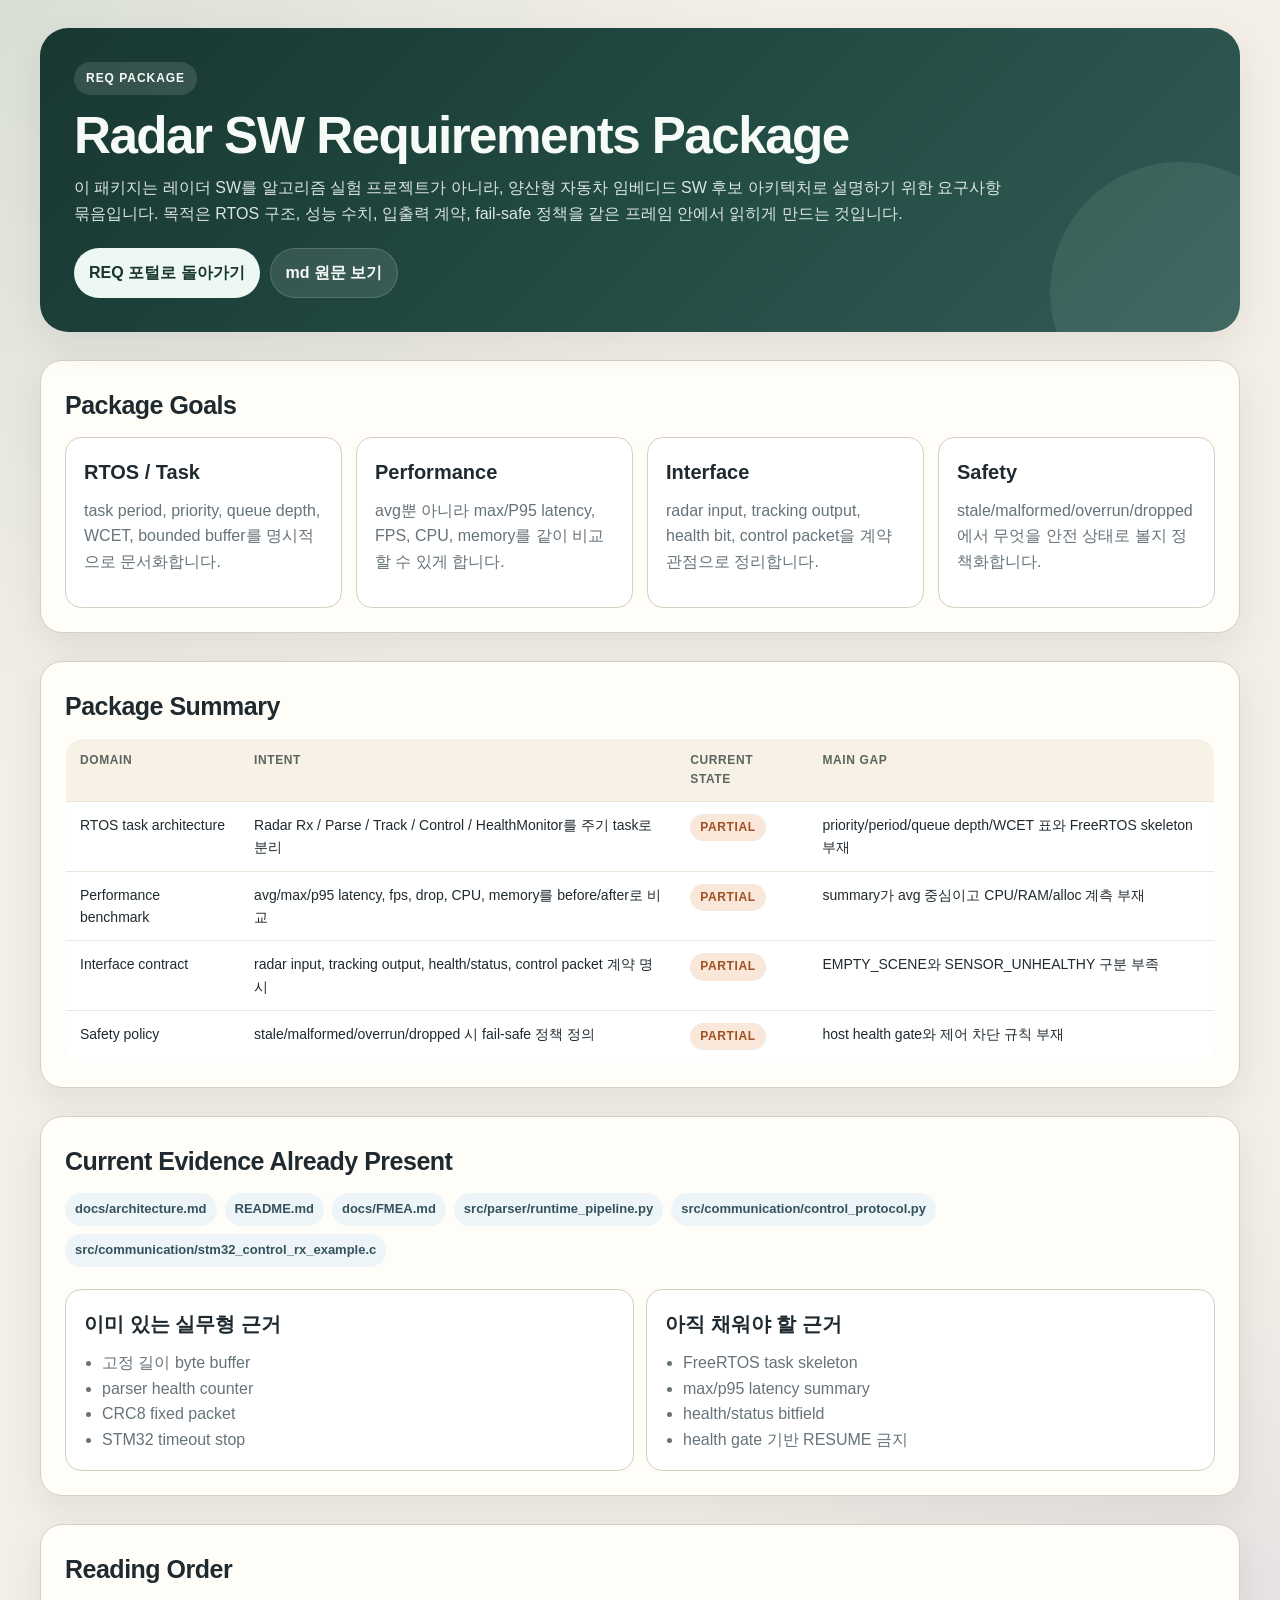
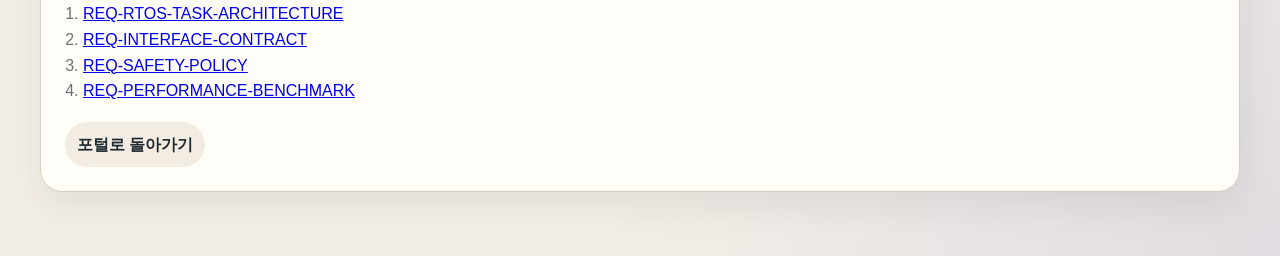
<file: docs/system_requirements/package_overview.html>
<!DOCTYPE html>
<html lang="ko">
<head>
  <meta charset="utf-8">
  <meta name="viewport" content="width=device-width, initial-scale=1">
  <title>Radar SW Requirements Package</title>
  <link rel="stylesheet" href="./req_theme.css">
</head>
<body>
  <div class="page">
    <section class="hero">
      <div class="eyebrow">REQ Package</div>
      <h1>Radar SW Requirements Package</h1>
      <p>이 패키지는 레이더 SW를 알고리즘 실험 프로젝트가 아니라, 양산형 자동차 임베디드 SW 후보 아키텍처로 설명하기 위한 요구사항 묶음입니다. 목적은 RTOS 구조, 성능 수치, 입출력 계약, fail-safe 정책을 같은 프레임 안에서 읽히게 만드는 것입니다.</p>
      <div class="hero-actions">
        <a class="button button-primary" href="./index.html">REQ 포털로 돌아가기</a>
        <a class="button button-secondary" href="./README.md">md 원문 보기</a>
      </div>
    </section>

    <section class="section">
      <h2>Package Goals</h2>
      <div class="grid">
        <article class="card"><h3>RTOS / Task</h3><p>task period, priority, queue depth, WCET, bounded buffer를 명시적으로 문서화합니다.</p></article>
        <article class="card"><h3>Performance</h3><p>avg뿐 아니라 max/P95 latency, FPS, CPU, memory를 같이 비교할 수 있게 합니다.</p></article>
        <article class="card"><h3>Interface</h3><p>radar input, tracking output, health bit, control packet을 계약 관점으로 정리합니다.</p></article>
        <article class="card"><h3>Safety</h3><p>stale/malformed/overrun/dropped에서 무엇을 안전 상태로 볼지 정책화합니다.</p></article>
      </div>
    </section>

    <section class="section">
      <h2>Package Summary</h2>
      <table>
        <thead><tr><th>Domain</th><th>Intent</th><th>Current State</th><th>Main Gap</th></tr></thead>
        <tbody>
          <tr><td>RTOS task architecture</td><td>Radar Rx / Parse / Track / Control / HealthMonitor를 주기 task로 분리</td><td><span class="status partial">Partial</span></td><td>priority/period/queue depth/WCET 표와 FreeRTOS skeleton 부재</td></tr>
          <tr><td>Performance benchmark</td><td>avg/max/p95 latency, fps, drop, CPU, memory를 before/after로 비교</td><td><span class="status partial">Partial</span></td><td>summary가 avg 중심이고 CPU/RAM/alloc 계측 부재</td></tr>
          <tr><td>Interface contract</td><td>radar input, tracking output, health/status, control packet 계약 명시</td><td><span class="status partial">Partial</span></td><td>EMPTY_SCENE와 SENSOR_UNHEALTHY 구분 부족</td></tr>
          <tr><td>Safety policy</td><td>stale/malformed/overrun/dropped 시 fail-safe 정책 정의</td><td><span class="status partial">Partial</span></td><td>host health gate와 제어 차단 규칙 부재</td></tr>
        </tbody>
      </table>
    </section>

    <section class="section">
      <h2>Current Evidence Already Present</h2>
      <p><span class="code-chip">docs/architecture.md</span><span class="code-chip">README.md</span><span class="code-chip">docs/FMEA.md</span><span class="code-chip">src/parser/runtime_pipeline.py</span><span class="code-chip">src/communication/control_protocol.py</span><span class="code-chip">src/communication/stm32_control_rx_example.c</span></p>
      <div class="subgrid">
        <article class="card"><h3>이미 있는 실무형 근거</h3><ul><li>고정 길이 byte buffer</li><li>parser health counter</li><li>CRC8 fixed packet</li><li>STM32 timeout stop</li></ul></article>
        <article class="card"><h3>아직 채워야 할 근거</h3><ul><li>FreeRTOS task skeleton</li><li>max/p95 latency summary</li><li>health/status bitfield</li><li>health gate 기반 RESUME 금지</li></ul></article>
      </div>
    </section>

    <section class="section">
      <h2>Reading Order</h2>
      <ol>
        <li><a href="./req_rtos_task_architecture.html">REQ-RTOS-TASK-ARCHITECTURE</a></li>
        <li><a href="./req_interface_contract.html">REQ-INTERFACE-CONTRACT</a></li>
        <li><a href="./req_safety_policy.html">REQ-SAFETY-POLICY</a></li>
        <li><a href="./req_performance_benchmark.html">REQ-PERFORMANCE-BENCHMARK</a></li>
      </ol>
      <div class="back-row">
        <a href="./index.html">포털로 돌아가기</a>
      </div>
    </section>
  </div>
</body>
</html>
</file>
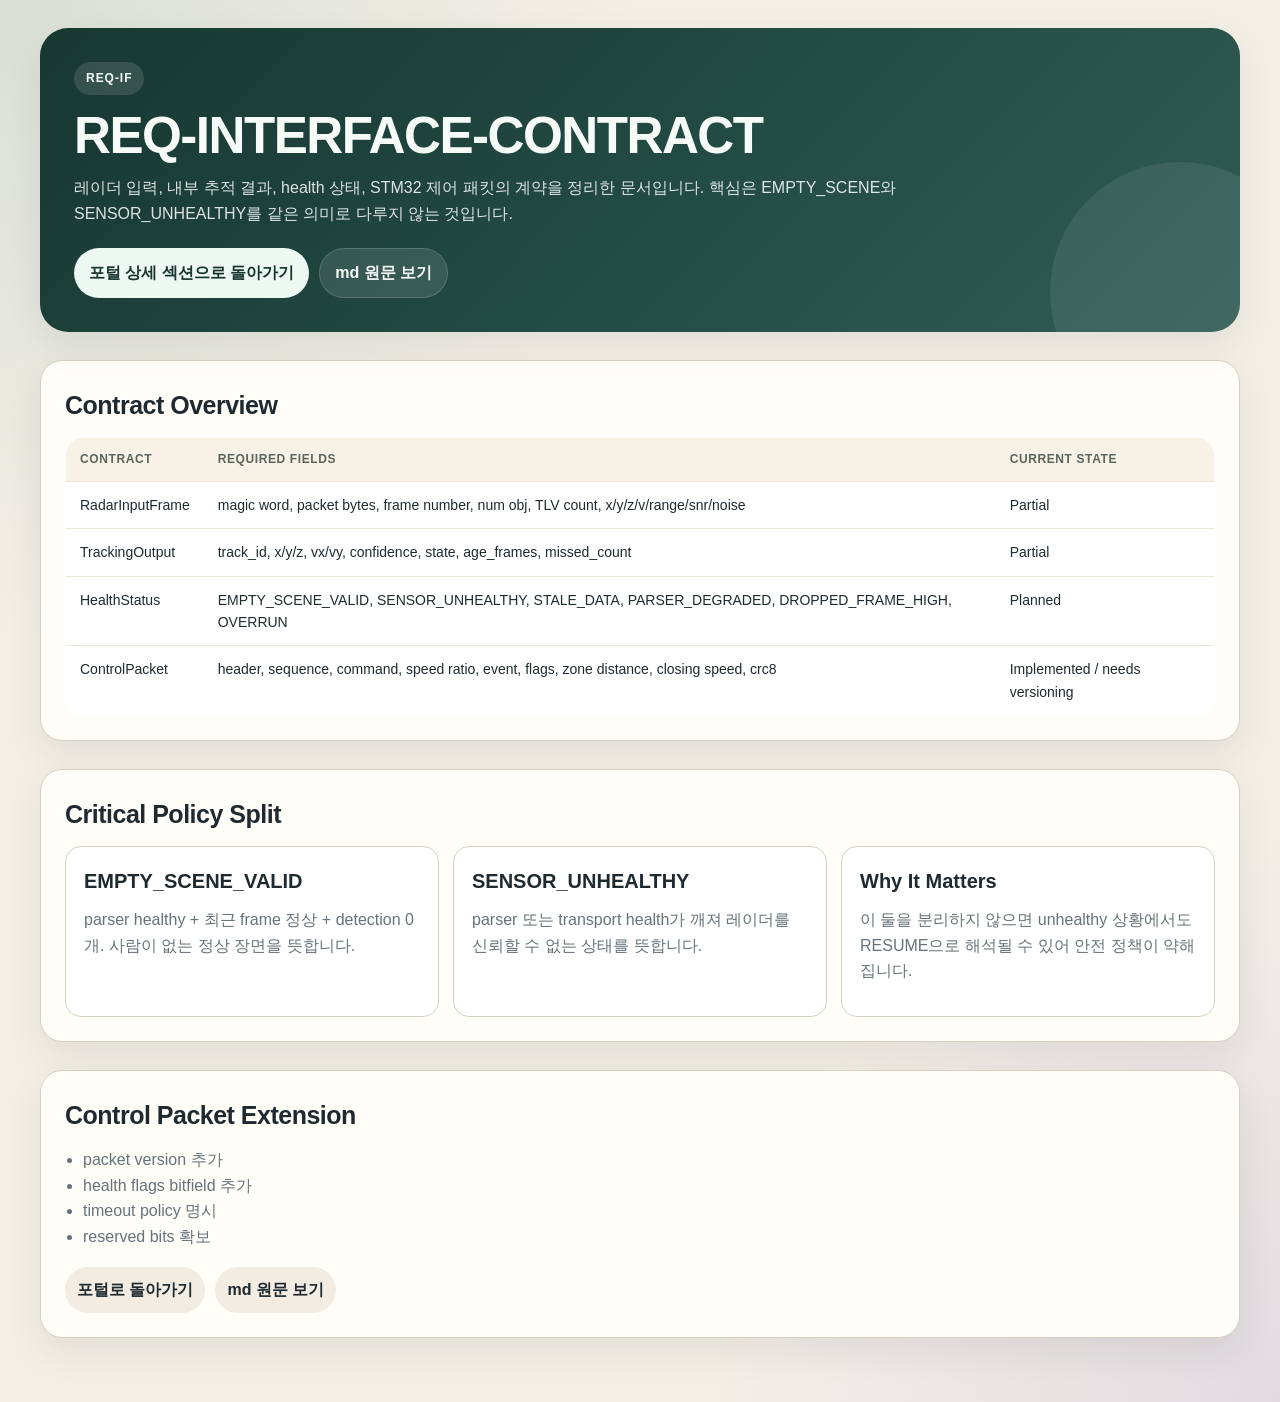
<file: docs/system_requirements/req_interface_contract.html>
<!DOCTYPE html>
<html lang="ko"><head><meta charset="utf-8"><meta name="viewport" content="width=device-width, initial-scale=1"><title>REQ-INTERFACE-CONTRACT</title><link rel="stylesheet" href="./req_theme.css"></head><body><div class="page"><section class="hero"><div class="eyebrow">REQ-IF</div><h1>REQ-INTERFACE-CONTRACT</h1><p>레이더 입력, 내부 추적 결과, health 상태, STM32 제어 패킷의 계약을 정리한 문서입니다. 핵심은 EMPTY_SCENE와 SENSOR_UNHEALTHY를 같은 의미로 다루지 않는 것입니다.</p><div class="hero-actions"><a class="button button-primary" href="./index.html#req-if">포털 상세 섹션으로 돌아가기</a><a class="button button-secondary" href="./REQ-INTERFACE-CONTRACT.md">md 원문 보기</a></div></section><section class="section"><h2>Contract Overview</h2><table><thead><tr><th>Contract</th><th>Required Fields</th><th>Current State</th></tr></thead><tbody><tr><td>RadarInputFrame</td><td>magic word, packet bytes, frame number, num obj, TLV count, x/y/z/v/range/snr/noise</td><td>Partial</td></tr><tr><td>TrackingOutput</td><td>track_id, x/y/z, vx/vy, confidence, state, age_frames, missed_count</td><td>Partial</td></tr><tr><td>HealthStatus</td><td>EMPTY_SCENE_VALID, SENSOR_UNHEALTHY, STALE_DATA, PARSER_DEGRADED, DROPPED_FRAME_HIGH, OVERRUN</td><td>Planned</td></tr><tr><td>ControlPacket</td><td>header, sequence, command, speed ratio, event, flags, zone distance, closing speed, crc8</td><td>Implemented / needs versioning</td></tr></tbody></table></section><section class="section"><h2>Critical Policy Split</h2><div class="grid"><article class="card"><h3>EMPTY_SCENE_VALID</h3><p>parser healthy + 최근 frame 정상 + detection 0개. 사람이 없는 정상 장면을 뜻합니다.</p></article><article class="card"><h3>SENSOR_UNHEALTHY</h3><p>parser 또는 transport health가 깨져 레이더를 신뢰할 수 없는 상태를 뜻합니다.</p></article><article class="card"><h3>Why It Matters</h3><p>이 둘을 분리하지 않으면 unhealthy 상황에서도 RESUME으로 해석될 수 있어 안전 정책이 약해집니다.</p></article></div></section><section class="section"><h2>Control Packet Extension</h2><ul><li>packet version 추가</li><li>health flags bitfield 추가</li><li>timeout policy 명시</li><li>reserved bits 확보</li></ul><div class="back-row"><a href="./index.html#req-if">포털로 돌아가기</a><a href="./REQ-INTERFACE-CONTRACT.md">md 원문 보기</a></div></section></div></body></html>
</file>
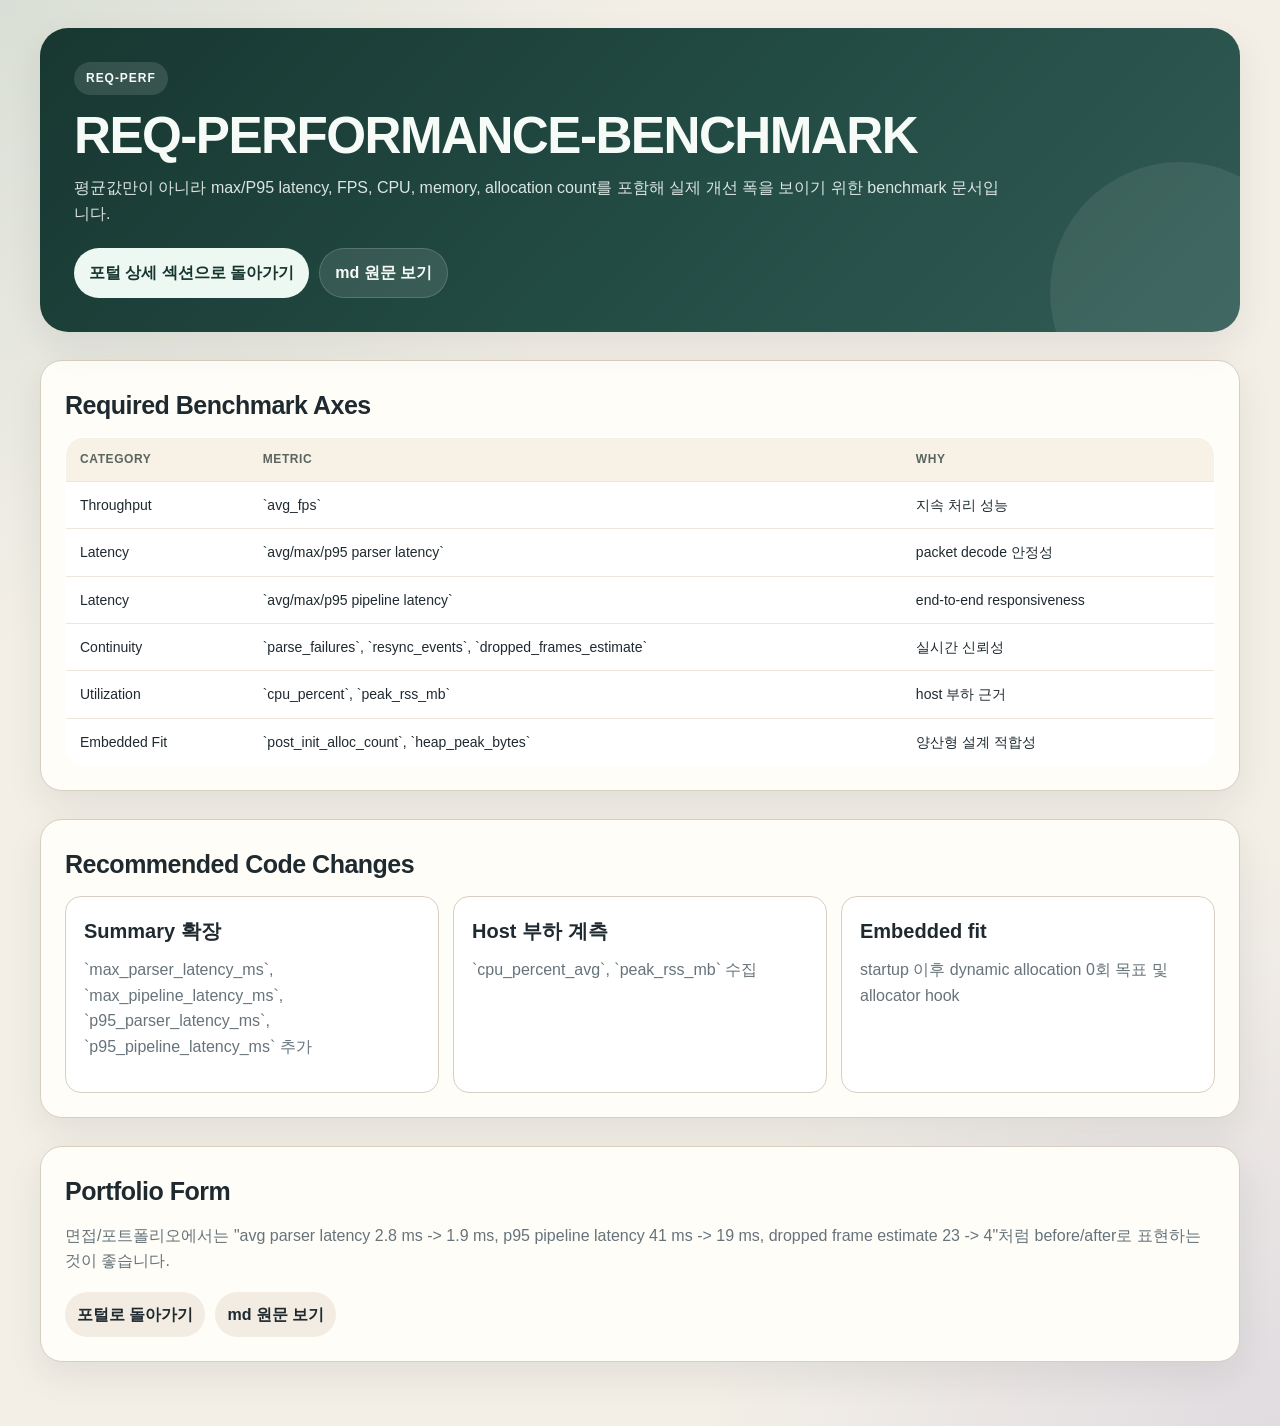
<file: docs/system_requirements/req_performance_benchmark.html>
<!DOCTYPE html>
<html lang="ko"><head><meta charset="utf-8"><meta name="viewport" content="width=device-width, initial-scale=1"><title>REQ-PERFORMANCE-BENCHMARK</title><link rel="stylesheet" href="./req_theme.css"></head><body><div class="page"><section class="hero"><div class="eyebrow">REQ-PERF</div><h1>REQ-PERFORMANCE-BENCHMARK</h1><p>평균값만이 아니라 max/P95 latency, FPS, CPU, memory, allocation count를 포함해 실제 개선 폭을 보이기 위한 benchmark 문서입니다.</p><div class="hero-actions"><a class="button button-primary" href="./index.html#req-perf">포털 상세 섹션으로 돌아가기</a><a class="button button-secondary" href="./REQ-PERFORMANCE-BENCHMARK.md">md 원문 보기</a></div></section><section class="section"><h2>Required Benchmark Axes</h2><table><thead><tr><th>Category</th><th>Metric</th><th>Why</th></tr></thead><tbody><tr><td>Throughput</td><td>`avg_fps`</td><td>지속 처리 성능</td></tr><tr><td>Latency</td><td>`avg/max/p95 parser latency`</td><td>packet decode 안정성</td></tr><tr><td>Latency</td><td>`avg/max/p95 pipeline latency`</td><td>end-to-end responsiveness</td></tr><tr><td>Continuity</td><td>`parse_failures`, `resync_events`, `dropped_frames_estimate`</td><td>실시간 신뢰성</td></tr><tr><td>Utilization</td><td>`cpu_percent`, `peak_rss_mb`</td><td>host 부하 근거</td></tr><tr><td>Embedded Fit</td><td>`post_init_alloc_count`, `heap_peak_bytes`</td><td>양산형 설계 적합성</td></tr></tbody></table></section><section class="section"><h2>Recommended Code Changes</h2><div class="grid"><article class="card"><h3>Summary 확장</h3><p>`max_parser_latency_ms`, `max_pipeline_latency_ms`, `p95_parser_latency_ms`, `p95_pipeline_latency_ms` 추가</p></article><article class="card"><h3>Host 부하 계측</h3><p>`cpu_percent_avg`, `peak_rss_mb` 수집</p></article><article class="card"><h3>Embedded fit</h3><p>startup 이후 dynamic allocation 0회 목표 및 allocator hook</p></article></div></section><section class="section"><h2>Portfolio Form</h2><p>면접/포트폴리오에서는 "avg parser latency 2.8 ms -> 1.9 ms, p95 pipeline latency 41 ms -> 19 ms, dropped frame estimate 23 -> 4"처럼 before/after로 표현하는 것이 좋습니다.</p><div class="back-row"><a href="./index.html#req-perf">포털로 돌아가기</a><a href="./REQ-PERFORMANCE-BENCHMARK.md">md 원문 보기</a></div></section></div></body></html>
</file>
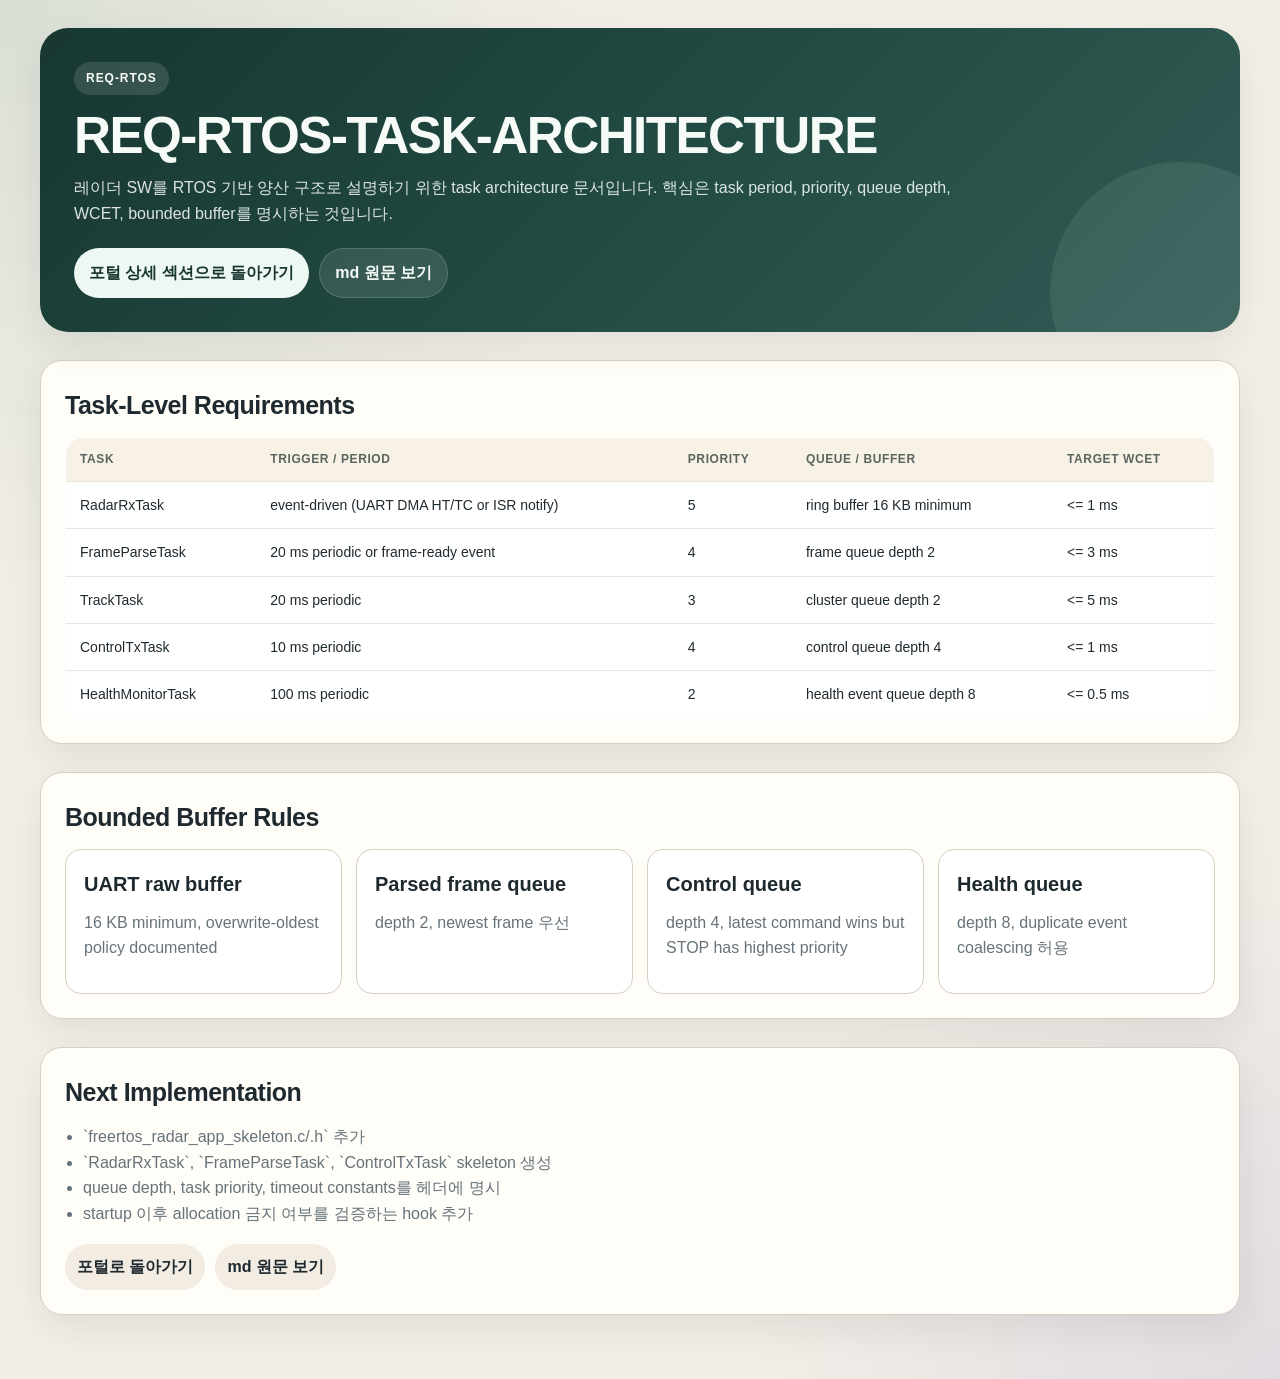
<file: docs/system_requirements/req_rtos_task_architecture.html>
<!DOCTYPE html>
<html lang="ko"><head><meta charset="utf-8"><meta name="viewport" content="width=device-width, initial-scale=1"><title>REQ-RTOS-TASK-ARCHITECTURE</title><link rel="stylesheet" href="./req_theme.css"></head><body><div class="page"><section class="hero"><div class="eyebrow">REQ-RTOS</div><h1>REQ-RTOS-TASK-ARCHITECTURE</h1><p>레이더 SW를 RTOS 기반 양산 구조로 설명하기 위한 task architecture 문서입니다. 핵심은 task period, priority, queue depth, WCET, bounded buffer를 명시하는 것입니다.</p><div class="hero-actions"><a class="button button-primary" href="./index.html#req-rtos">포털 상세 섹션으로 돌아가기</a><a class="button button-secondary" href="./REQ-RTOS-TASK-ARCHITECTURE.md">md 원문 보기</a></div></section><section class="section"><h2>Task-Level Requirements</h2><table><thead><tr><th>Task</th><th>Trigger / Period</th><th>Priority</th><th>Queue / Buffer</th><th>Target WCET</th></tr></thead><tbody><tr><td>RadarRxTask</td><td>event-driven (UART DMA HT/TC or ISR notify)</td><td>5</td><td>ring buffer 16 KB minimum</td><td>&lt;= 1 ms</td></tr><tr><td>FrameParseTask</td><td>20 ms periodic or frame-ready event</td><td>4</td><td>frame queue depth 2</td><td>&lt;= 3 ms</td></tr><tr><td>TrackTask</td><td>20 ms periodic</td><td>3</td><td>cluster queue depth 2</td><td>&lt;= 5 ms</td></tr><tr><td>ControlTxTask</td><td>10 ms periodic</td><td>4</td><td>control queue depth 4</td><td>&lt;= 1 ms</td></tr><tr><td>HealthMonitorTask</td><td>100 ms periodic</td><td>2</td><td>health event queue depth 8</td><td>&lt;= 0.5 ms</td></tr></tbody></table></section><section class="section"><h2>Bounded Buffer Rules</h2><div class="grid"><article class="card"><h3>UART raw buffer</h3><p>16 KB minimum, overwrite-oldest policy documented</p></article><article class="card"><h3>Parsed frame queue</h3><p>depth 2, newest frame 우선</p></article><article class="card"><h3>Control queue</h3><p>depth 4, latest command wins but STOP has highest priority</p></article><article class="card"><h3>Health queue</h3><p>depth 8, duplicate event coalescing 허용</p></article></div></section><section class="section"><h2>Next Implementation</h2><ul><li>`freertos_radar_app_skeleton.c/.h` 추가</li><li>`RadarRxTask`, `FrameParseTask`, `ControlTxTask` skeleton 생성</li><li>queue depth, task priority, timeout constants를 헤더에 명시</li><li>startup 이후 allocation 금지 여부를 검증하는 hook 추가</li></ul><div class="back-row"><a href="./index.html#req-rtos">포털로 돌아가기</a><a href="./REQ-RTOS-TASK-ARCHITECTURE.md">md 원문 보기</a></div></section></div></body></html>
</file>
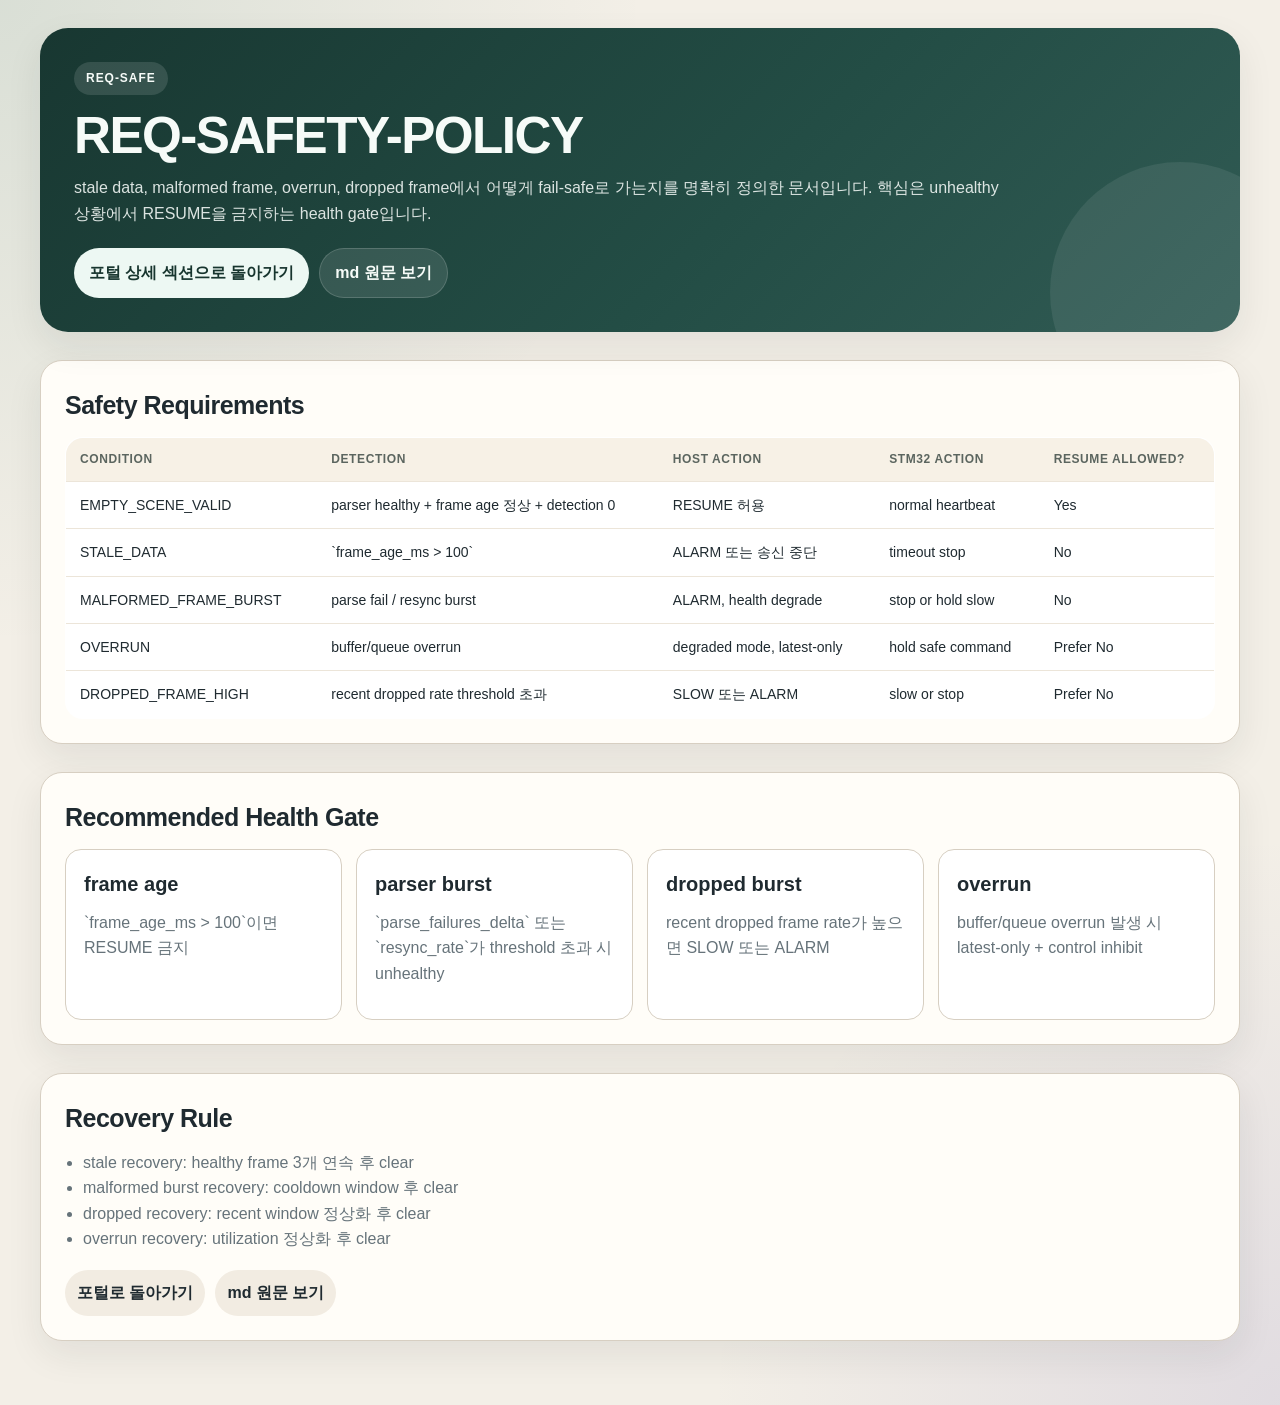
<file: docs/system_requirements/req_safety_policy.html>
<!DOCTYPE html>
<html lang="ko"><head><meta charset="utf-8"><meta name="viewport" content="width=device-width, initial-scale=1"><title>REQ-SAFETY-POLICY</title><link rel="stylesheet" href="./req_theme.css"></head><body><div class="page"><section class="hero"><div class="eyebrow">REQ-SAFE</div><h1>REQ-SAFETY-POLICY</h1><p>stale data, malformed frame, overrun, dropped frame에서 어떻게 fail-safe로 가는지를 명확히 정의한 문서입니다. 핵심은 unhealthy 상황에서 RESUME을 금지하는 health gate입니다.</p><div class="hero-actions"><a class="button button-primary" href="./index.html#req-safe">포털 상세 섹션으로 돌아가기</a><a class="button button-secondary" href="./REQ-SAFETY-POLICY.md">md 원문 보기</a></div></section><section class="section"><h2>Safety Requirements</h2><table><thead><tr><th>Condition</th><th>Detection</th><th>Host Action</th><th>STM32 Action</th><th>Resume Allowed?</th></tr></thead><tbody><tr><td>EMPTY_SCENE_VALID</td><td>parser healthy + frame age 정상 + detection 0</td><td>RESUME 허용</td><td>normal heartbeat</td><td>Yes</td></tr><tr><td>STALE_DATA</td><td>`frame_age_ms > 100`</td><td>ALARM 또는 송신 중단</td><td>timeout stop</td><td>No</td></tr><tr><td>MALFORMED_FRAME_BURST</td><td>parse fail / resync burst</td><td>ALARM, health degrade</td><td>stop or hold slow</td><td>No</td></tr><tr><td>OVERRUN</td><td>buffer/queue overrun</td><td>degraded mode, latest-only</td><td>hold safe command</td><td>Prefer No</td></tr><tr><td>DROPPED_FRAME_HIGH</td><td>recent dropped rate threshold 초과</td><td>SLOW 또는 ALARM</td><td>slow or stop</td><td>Prefer No</td></tr></tbody></table></section><section class="section"><h2>Recommended Health Gate</h2><div class="grid"><article class="card"><h3>frame age</h3><p>`frame_age_ms > 100`이면 RESUME 금지</p></article><article class="card"><h3>parser burst</h3><p>`parse_failures_delta` 또는 `resync_rate`가 threshold 초과 시 unhealthy</p></article><article class="card"><h3>dropped burst</h3><p>recent dropped frame rate가 높으면 SLOW 또는 ALARM</p></article><article class="card"><h3>overrun</h3><p>buffer/queue overrun 발생 시 latest-only + control inhibit</p></article></div></section><section class="section"><h2>Recovery Rule</h2><ul><li>stale recovery: healthy frame 3개 연속 후 clear</li><li>malformed burst recovery: cooldown window 후 clear</li><li>dropped recovery: recent window 정상화 후 clear</li><li>overrun recovery: utilization 정상화 후 clear</li></ul><div class="back-row"><a href="./index.html#req-safe">포털로 돌아가기</a><a href="./REQ-SAFETY-POLICY.md">md 원문 보기</a></div></section></div></body></html>
</file>
<file: docs/system_requirements/req_theme.css>
:root {
  --bg: #f3efe7;
  --panel: #fffdf8;
  --panel-strong: #fff9f0;
  --line: #d7cfc2;
  --line-strong: #beb19c;
  --text: #1f2a30;
  --muted: #66737a;
  --accent: #1f6a58;
  --accent-soft: #dff2ea;
  --warn: #a05021;
  --warn-soft: #f9e7da;
  --plan: #5b4fb1;
  --plan-soft: #ece8fb;
  --shadow: 0 14px 36px rgba(30, 37, 42, 0.08);
  --radius-xl: 28px;
  --radius-lg: 22px;
  --radius-md: 16px;
}
* { box-sizing: border-box; }
html { scroll-behavior: smooth; }
body {
  margin: 0;
  font-family: "Segoe UI", "Noto Sans KR", sans-serif;
  color: var(--text);
  background:
    radial-gradient(circle at top left, rgba(31,106,88,0.12), transparent 34%),
    radial-gradient(circle at bottom right, rgba(91,79,177,0.12), transparent 30%),
    var(--bg);
  line-height: 1.6;
}
.page {
  max-width: 1240px;
  margin: 0 auto;
  padding: 28px 20px 64px;
}
.hero {
  background: linear-gradient(135deg, #183731, #234d45 58%, #315b54);
  color: #f6fbf8;
  border-radius: var(--radius-xl);
  padding: 34px;
  box-shadow: var(--shadow);
  position: relative;
  overflow: hidden;
}
.hero::after {
  content: "";
  position: absolute;
  inset: auto -70px -90px auto;
  width: 260px;
  height: 260px;
  border-radius: 50%;
  background: rgba(255,255,255,0.08);
}
.eyebrow {
  display: inline-flex;
  padding: 7px 12px;
  border-radius: 999px;
  background: rgba(255,255,255,0.12);
  font-size: 12px;
  font-weight: 800;
  text-transform: uppercase;
  letter-spacing: 0.08em;
  margin-bottom: 14px;
}
.hero h1 {
  margin: 0 0 12px;
  font-size: clamp(30px, 4vw, 52px);
  line-height: 1.05;
  letter-spacing: -0.03em;
  position: relative;
  z-index: 1;
}
.hero p {
  margin: 0;
  max-width: 930px;
  color: rgba(246,251,248,0.88);
  font-size: 16px;
  position: relative;
  z-index: 1;
}
.hero-actions, .footer-links {
  display: flex;
  flex-wrap: wrap;
  gap: 10px;
  margin-top: 22px;
}
.button, .footer-links a {
  display: inline-flex;
  align-items: center;
  gap: 8px;
  text-decoration: none;
  padding: 11px 15px;
  border-radius: 999px;
  font-weight: 700;
}
.button-primary, .footer-links a.primary {
  background: #edf8f3;
  color: #17352e;
}
.button-secondary, .footer-links a.secondary {
  background: rgba(255,255,255,0.11);
  color: #f6fbf8;
  border: 1px solid rgba(255,255,255,0.16);
}
.section {
  margin-top: 28px;
  background: var(--panel);
  border: 1px solid var(--line);
  border-radius: var(--radius-lg);
  padding: 24px;
  box-shadow: var(--shadow);
}
.section h2 {
  margin: 0 0 12px;
  font-size: 25px;
  letter-spacing: -0.02em;
}
.section h3 {
  margin: 0 0 10px;
  font-size: 20px;
}
.section p {
  margin: 0 0 14px;
  color: var(--muted);
}
.grid {
  display: grid;
  grid-template-columns: repeat(auto-fit, minmax(220px, 1fr));
  gap: 14px;
}
.card, .meta {
  border: 1px solid var(--line);
  border-radius: var(--radius-md);
  padding: 18px;
  background: #fff;
}
.meta strong {
  display: block;
  margin-bottom: 6px;
  font-size: 12px;
  color: var(--muted);
  text-transform: uppercase;
  letter-spacing: 0.06em;
}
.meta span {
  font-size: 15px;
  font-weight: 700;
}
.status {
  display: inline-flex;
  align-items: center;
  padding: 4px 10px;
  border-radius: 999px;
  font-size: 12px;
  font-weight: 800;
  text-transform: uppercase;
  letter-spacing: 0.05em;
}
.implemented { background: var(--accent-soft); color: var(--accent); }
.partial { background: var(--warn-soft); color: var(--warn); }
.planned { background: var(--plan-soft); color: var(--plan); }
.meta-grid, .subgrid {
  display: grid;
  grid-template-columns: repeat(auto-fit, minmax(220px, 1fr));
  gap: 12px;
}
table {
  width: 100%;
  border-collapse: collapse;
  border: 1px solid var(--line);
  border-radius: 18px;
  overflow: hidden;
  background: #fff;
}
th, td {
  padding: 12px 14px;
  border-bottom: 1px solid #ece5d9;
  vertical-align: top;
  text-align: left;
  font-size: 14px;
}
th {
  background: #f7f1e6;
  font-size: 12px;
  font-weight: 800;
  color: #5b655f;
  text-transform: uppercase;
  letter-spacing: 0.05em;
}
tr:last-child td { border-bottom: none; }
ul, ol {
  margin: 0;
  padding-left: 18px;
  color: var(--muted);
}
.code-chip {
  display: inline-block;
  padding: 6px 10px;
  border-radius: 999px;
  background: #eef5f8;
  color: #34525d;
  font-weight: 700;
  font-size: 13px;
  margin-right: 8px;
  margin-bottom: 8px;
}
.back-row {
  display: flex;
  flex-wrap: wrap;
  gap: 10px;
  margin-top: 18px;
}
.back-row a {
  text-decoration: none;
  font-weight: 700;
  color: var(--text);
  background: #f2ece2;
  padding: 10px 12px;
  border-radius: 999px;
}
@media (max-width: 900px) {
  .page { padding: 20px 14px 40px; }
}
</file>
